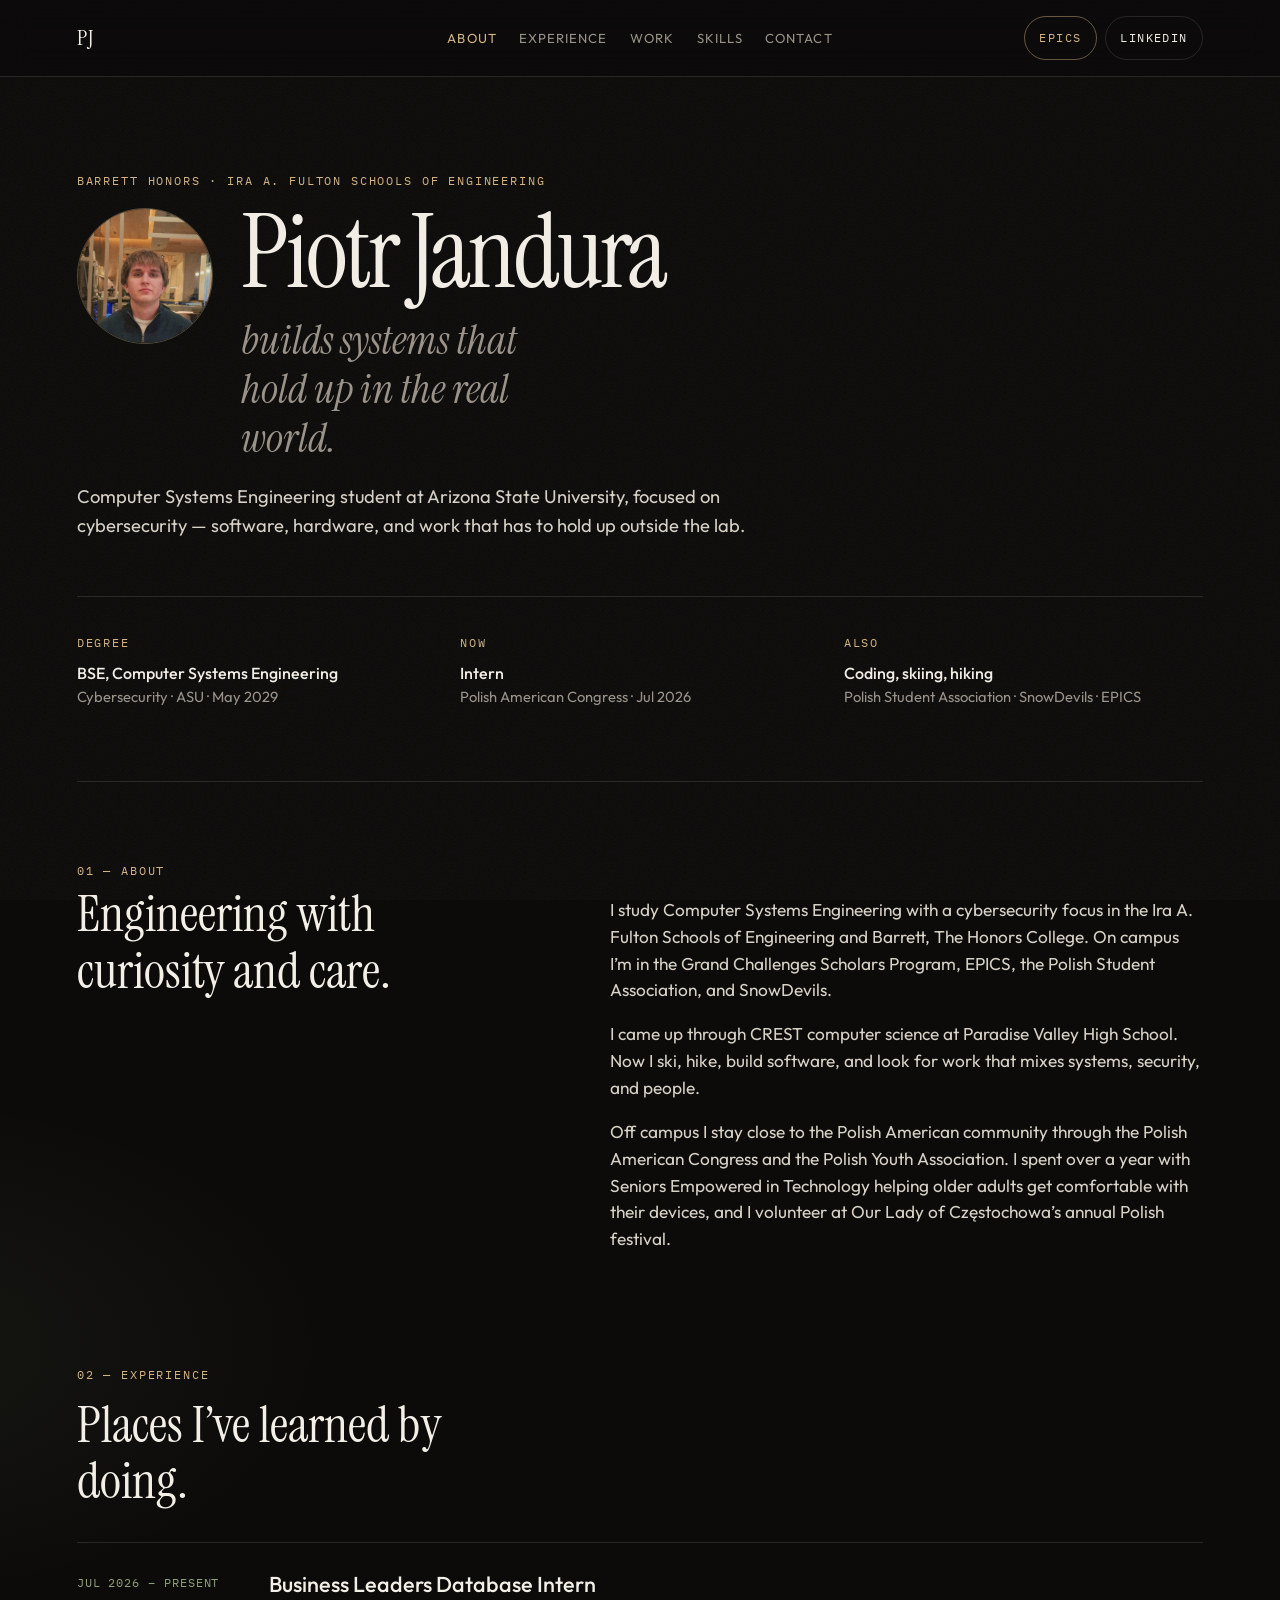
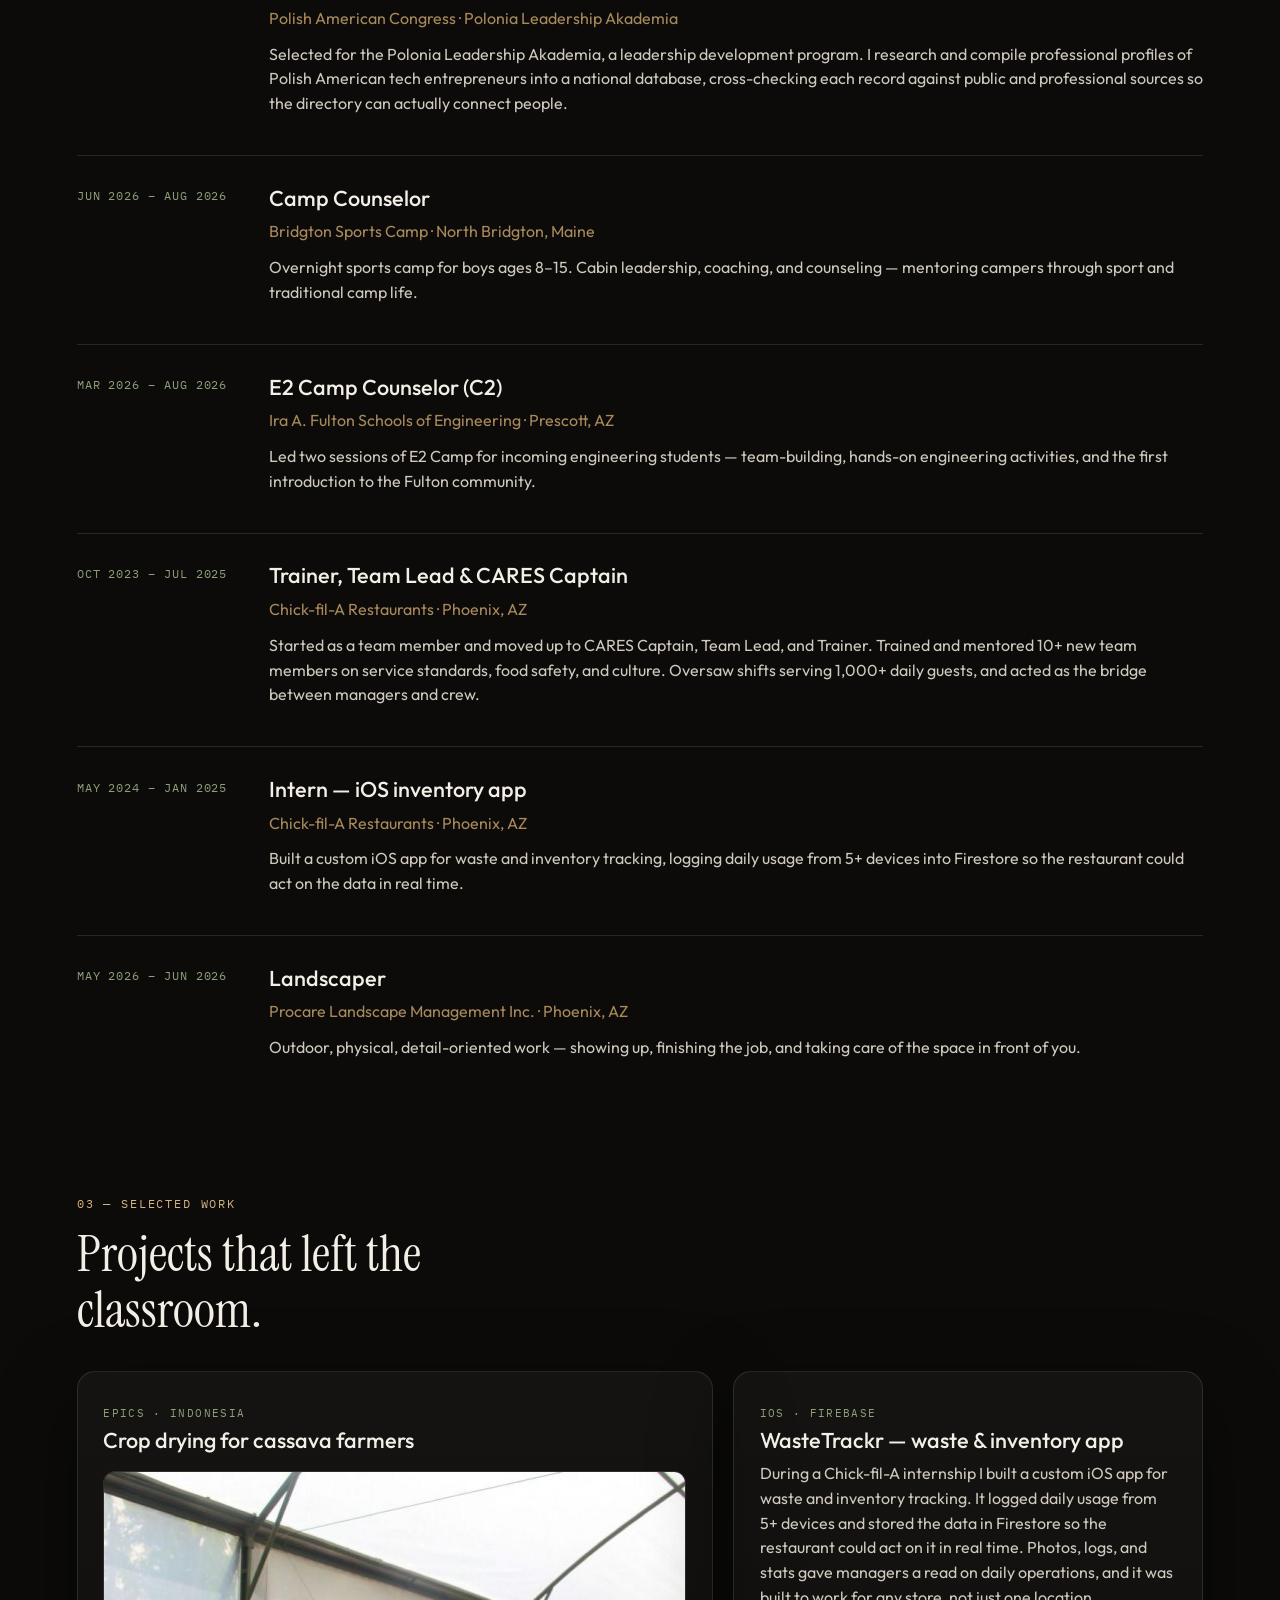
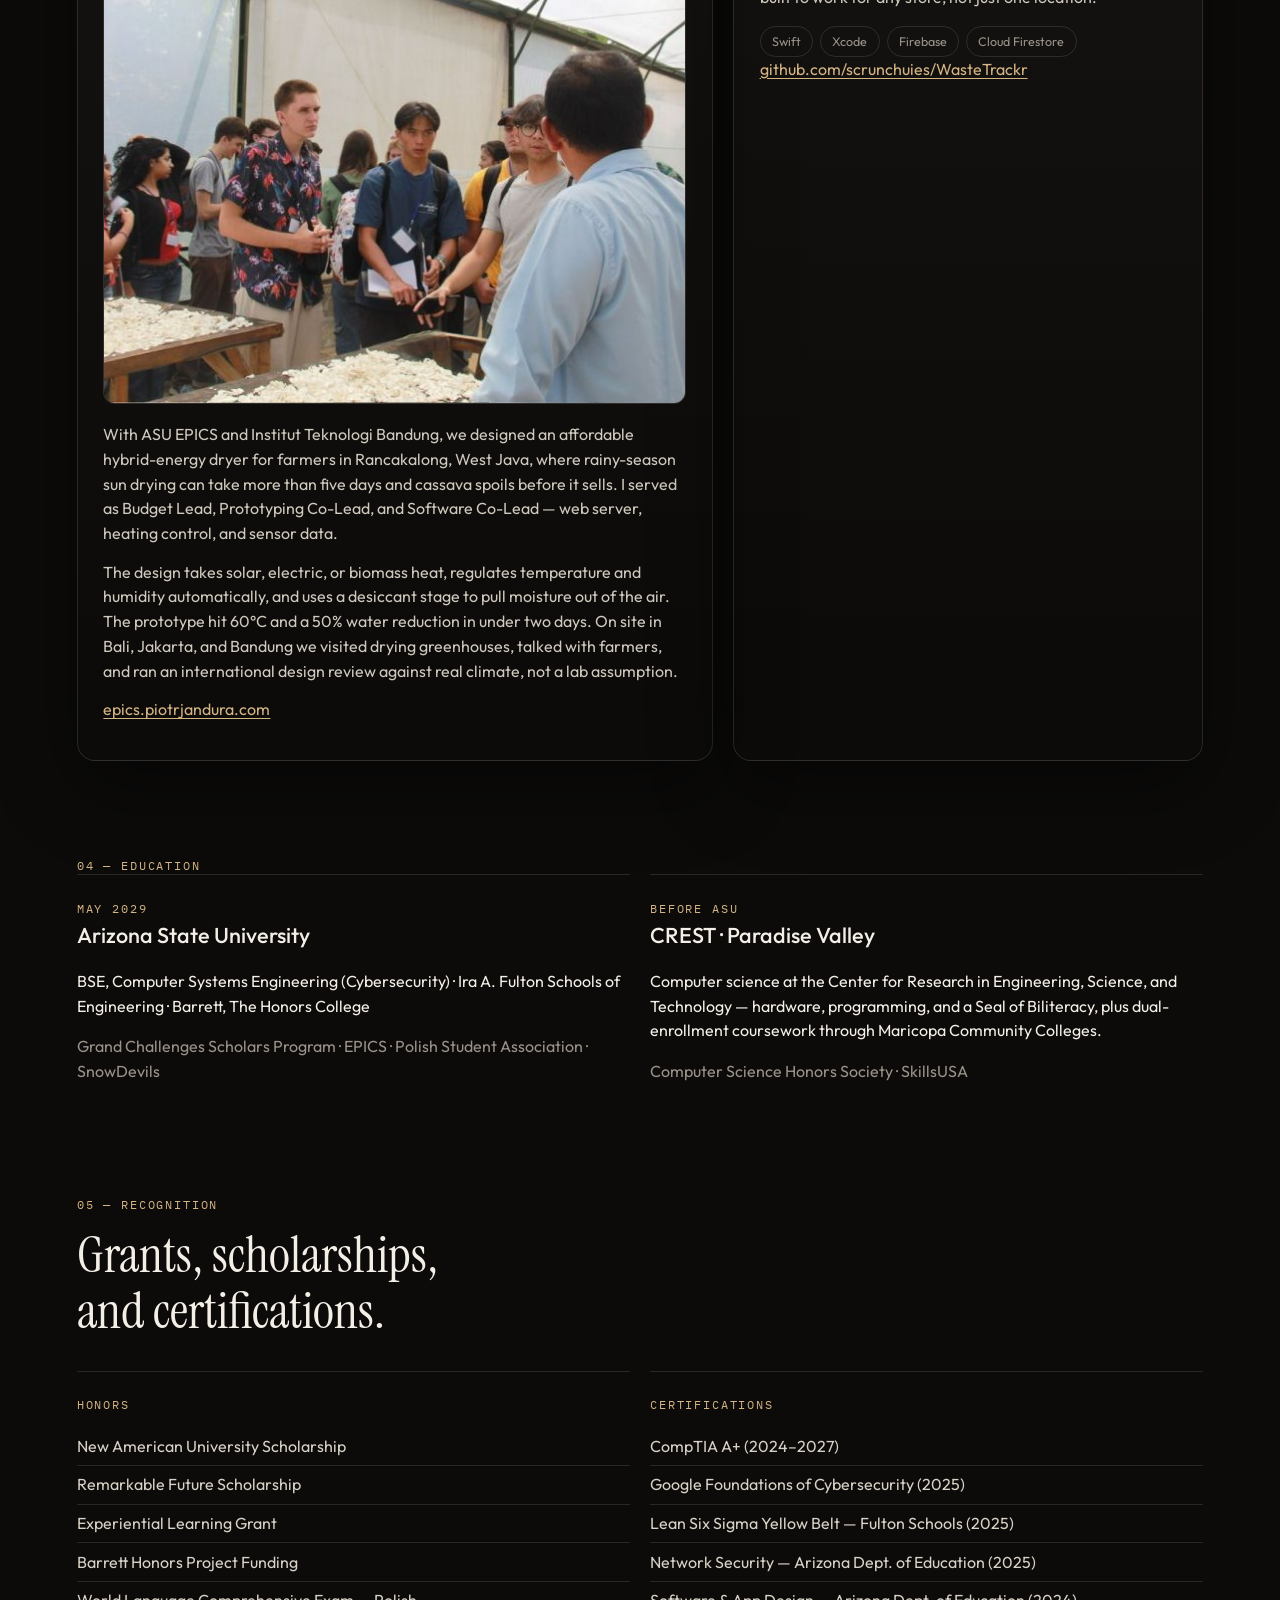
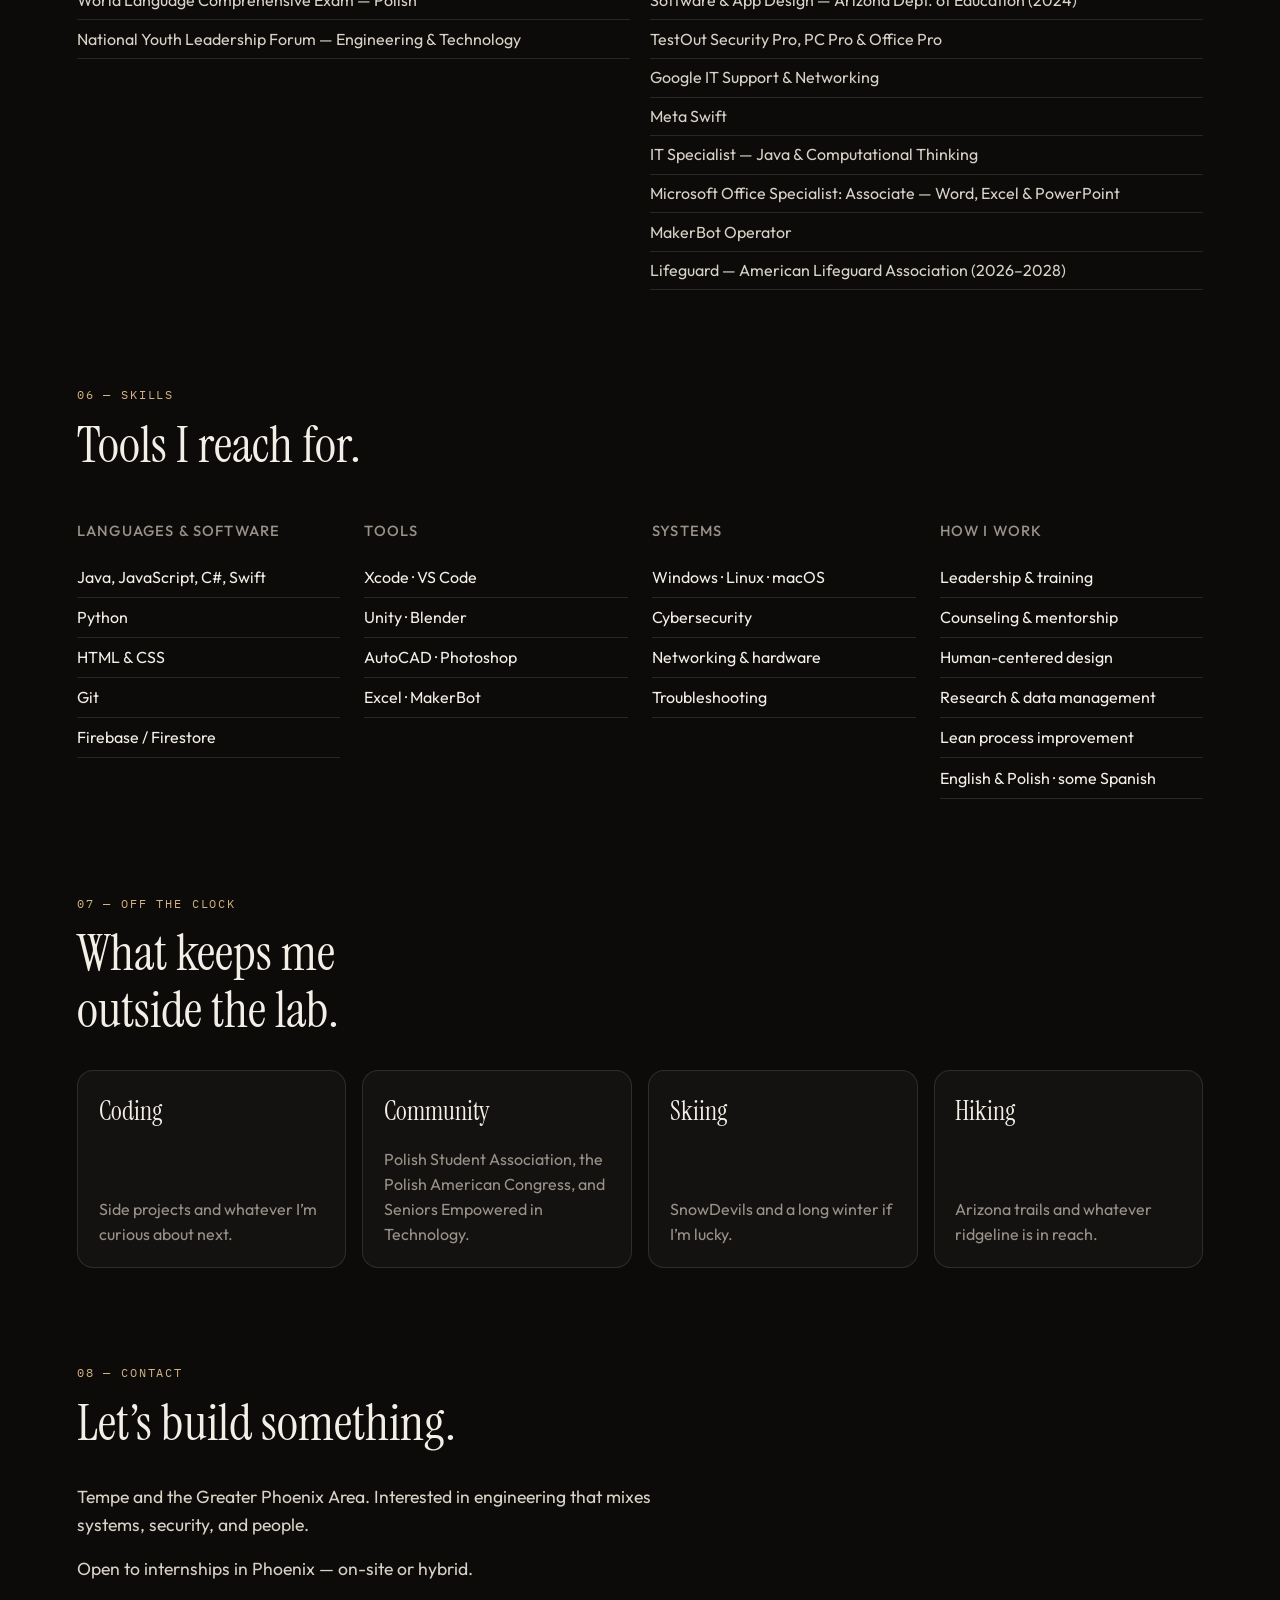
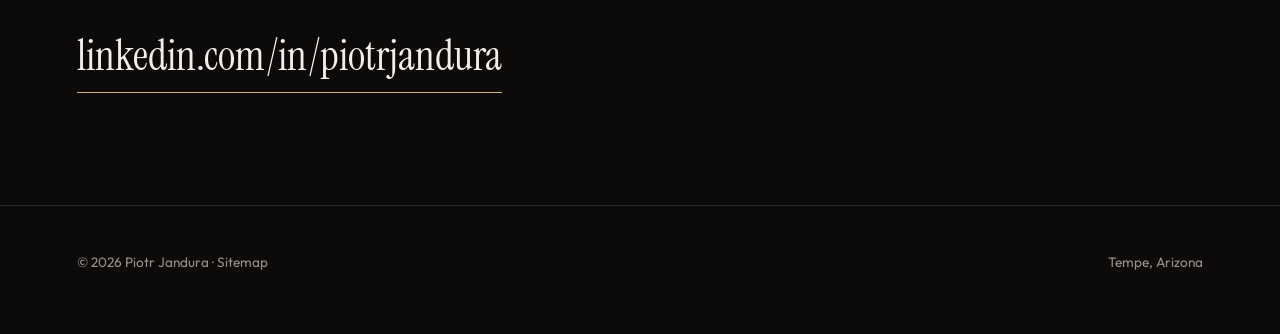
<file: index.html>
<!DOCTYPE html>
<html lang="en">
  <head>
    <meta charset="UTF-8" />
    <meta name="viewport" content="width=device-width, initial-scale=1.0" />
    <title>Piotr Jandura — Computer Systems Engineering</title>
    <meta
      name="description"
      content="Piotr Jandura is an honors undergraduate at Arizona State University studying Computer Systems Engineering with a focus on cybersecurity."
    />
    <link rel="preconnect" href="https://fonts.googleapis.com" />
    <link rel="preconnect" href="https://fonts.gstatic.com" crossorigin />
    <link
      href="https://fonts.googleapis.com/css2?family=IBM+Plex+Mono:wght@400;500&family=Instrument+Serif:ital@0;1&family=Outfit:wght@300;400;500;600&display=swap"
      rel="stylesheet"
    />
    <link rel="icon" href="/images/pj-logo.svg" type="image/svg+xml" />
    <link rel="stylesheet" href="/styles.css" />
  </head>
  <body>
    <div class="noise" aria-hidden="true"></div>

    <header class="nav">
      <a class="mark" href="/" aria-label="Piotr Jandura home">PJ</a>
      <button
        class="nav-toggle"
        type="button"
        aria-expanded="false"
        aria-controls="primary-nav"
        aria-label="Open menu"
      >
        <span></span>
        <span></span>
      </button>
      <div class="nav-center">
        <nav class="nav-links" id="primary-nav" aria-label="Primary">
          <a href="/#about">About</a>
          <a href="/#experience">Experience</a>
          <a href="/#work">Work</a>
          <a href="/#skills">Skills</a>
          <a href="/#contact">Contact</a>
        </nav>
      </div>
      <div class="nav-actions">
        <a class="nav-cta nav-cta-epics" href="https://epics.piotrjandura.com">EPICS</a>
        <a
          class="nav-cta"
          href="https://www.linkedin.com/in/piotrjandura"
          target="_blank"
          rel="noopener noreferrer"
          >LinkedIn</a
        >
      </div>
    </header>

    <main>
      <section class="hero">
        <p class="eyebrow">Barrett Honors · Ira A. Fulton Schools of Engineering</p>
        <div class="hero-identity">
          <img
            class="hero-photo"
            src="/images/piotr.jpg"
            alt="Piotr Jandura"
            width="400"
            height="400"
          />
          <h1>
            Piotr Jandura
            <span>builds systems that hold up in the real world.</span>
          </h1>
        </div>
        <p class="lede">
          Computer Systems Engineering student at Arizona State University,
          focused on cybersecurity — software, hardware, and work that has to
          hold up outside the lab.
        </p>
        <div class="hero-meta">
          <div>
            <span class="label">Degree</span>
            <strong>BSE, Computer Systems Engineering</strong>
            <em>Cybersecurity · ASU · May 2029</em>
          </div>
          <div>
            <span class="label">Now</span>
            <strong>Intern</strong>
            <em>Polish American Congress · Jul 2026</em>
          </div>
          <div>
            <span class="label">Also</span>
            <strong>Coding, skiing, hiking</strong>
            <em>Polish Student Association · SnowDevils · EPICS</em>
          </div>
        </div>
      </section>

      <section id="about" class="section">
        <div class="section-label">01 — About</div>
        <div class="split">
          <h2>Engineering with curiosity and care.</h2>
          <div class="prose">
            <p>
              I study Computer Systems Engineering with a cybersecurity focus in
              the Ira A. Fulton Schools of Engineering and Barrett, The Honors
              College. On campus I’m in the Grand Challenges Scholars Program,
              EPICS, the Polish Student Association, and SnowDevils.
            </p>
            <p>
              I came up through CREST computer science at Paradise Valley High
              School. Now I ski, hike, build software, and look for work that
              mixes systems, security, and people.
            </p>
            <p>
              Off campus I stay close to the Polish American community through
              the Polish American Congress and the Polish Youth Association. I
              spent over a year with Seniors Empowered in Technology helping
              older adults get comfortable with their devices, and I volunteer
              at Our Lady of Częstochowa’s annual Polish festival.
            </p>
          </div>
        </div>
      </section>

      <section id="experience" class="section">
        <div class="section-label">02 — Experience</div>
        <h2>Places I’ve learned by doing.</h2>
        <ol class="timeline">
          <li>
            <div class="when">Jul 2026 – Present</div>
            <div>
              <h3>Business Leaders Database Intern</h3>
              <p class="org">
                Polish American Congress · Polonia Leadership Akademia
              </p>
              <p>
                Selected for the Polonia Leadership Akademia, a leadership
                development program. I research and compile professional
                profiles of Polish American tech entrepreneurs into a national
                database, cross-checking each record against public and
                professional sources so the directory can actually connect
                people.
              </p>
            </div>
          </li>
          <li>
            <div class="when">Jun 2026 – Aug 2026</div>
            <div>
              <h3>Camp Counselor</h3>
              <p class="org">Bridgton Sports Camp · North Bridgton, Maine</p>
              <p>
                Overnight sports camp for boys ages 8–15. Cabin leadership,
                coaching, and counseling — mentoring campers through sport and
                traditional camp life.
              </p>
            </div>
          </li>
          <li>
            <div class="when">Mar 2026 – Aug 2026</div>
            <div>
              <h3>E2 Camp Counselor (C2)</h3>
              <p class="org">
                Ira A. Fulton Schools of Engineering · Prescott, AZ
              </p>
              <p>
                Led two sessions of E2 Camp for incoming engineering students —
                team-building, hands-on engineering activities, and the first
                introduction to the Fulton community.
              </p>
            </div>
          </li>
          <li>
            <div class="when">Oct 2023 – Jul 2025</div>
            <div>
              <h3>Trainer, Team Lead &amp; CARES Captain</h3>
              <p class="org">Chick-fil-A Restaurants · Phoenix, AZ</p>
              <p>
                Started as a team member and moved up to CARES Captain, Team
                Lead, and Trainer. Trained and mentored 10+ new team members on
                service standards, food safety, and culture. Oversaw shifts
                serving 1,000+ daily guests, and acted as the bridge between
                managers and crew.
              </p>
            </div>
          </li>
          <li>
            <div class="when">May 2024 – Jan 2025</div>
            <div>
              <h3>Intern — iOS inventory app</h3>
              <p class="org">Chick-fil-A Restaurants · Phoenix, AZ</p>
              <p>
                Built a custom iOS app for waste and inventory tracking, logging
                daily usage from 5+ devices into Firestore so the restaurant
                could act on the data in real time.
              </p>
            </div>
          </li>
          <li>
            <div class="when">May 2026 – Jun 2026</div>
            <div>
              <h3>Landscaper</h3>
              <p class="org">
                Procare Landscape Management Inc. · Phoenix, AZ
              </p>
              <p>
                Outdoor, physical, detail-oriented work — showing up, finishing
                the job, and taking care of the space in front of you.
              </p>
            </div>
          </li>
        </ol>
      </section>

      <section id="work" class="section">
        <div class="section-label">03 — Selected work</div>
        <h2>Projects that left the classroom.</h2>
        <div class="cards">
          <article class="card">
            <span class="tag">EPICS · Indonesia</span>
            <h3>Crop drying for cassava farmers</h3>
            <img
              class="card-photo"
              src="/images/epics-drying-greenhouse.jpg"
              alt="Students and farmers looking over cassava spread on drying tables inside a greenhouse in Indonesia"
              width="800"
              height="533"
              loading="lazy"
            />
            <p>
              With ASU EPICS and Institut Teknologi Bandung, we designed an
              affordable hybrid-energy dryer for farmers in Rancakalong, West
              Java, where rainy-season sun drying can take more than five days
              and cassava spoils before it sells. I served as Budget Lead,
              Prototyping Co-Lead, and Software Co-Lead — web server, heating
              control, and sensor data.
            </p>
            <p>
              The design takes solar, electric, or biomass heat, regulates
              temperature and humidity automatically, and uses a desiccant
              stage to pull moisture out of the air. The prototype hit 60°C and
              a 50% water reduction in under two days. On site in Bali, Jakarta,
              and Bandung we visited drying greenhouses, talked with farmers,
              and ran an international design review against real climate, not a
              lab assumption.
            </p>
            <p>
              <a href="https://epics.piotrjandura.com">epics.piotrjandura.com</a>
            </p>
          </article>
          <article class="card">
            <span class="tag">iOS · Firebase</span>
            <h3>WasteTrackr — waste &amp; inventory app</h3>
            <p>
              During a Chick-fil-A internship I built a custom iOS app for
              waste and inventory tracking. It logged daily usage from 5+
              devices and stored the data in Firestore so the restaurant could
              act on it in real time. Photos, logs, and stats gave managers a
              read on daily operations, and it was built to work for any store,
              not just one location.
            </p>
            <ul class="pills">
              <li>Swift</li>
              <li>Xcode</li>
              <li>Firebase</li>
              <li>Cloud Firestore</li>
            </ul>
            <p>
              <a
                href="https://github.com/scrunchuies/WasteTrackr"
                target="_blank"
                rel="noopener noreferrer"
                >github.com/scrunchuies/WasteTrackr</a
              >
            </p>
          </article>
        </div>
      </section>

      <section id="education" class="section">
        <div class="section-label">04 — Education</div>
        <div class="edu-grid">
          <article>
            <span class="label">May 2029</span>
            <h3>Arizona State University</h3>
            <p>
              BSE, Computer Systems Engineering (Cybersecurity) · Ira A. Fulton
              Schools of Engineering · Barrett, The Honors College
            </p>
            <p class="muted">
              Grand Challenges Scholars Program · EPICS · Polish Student
              Association · SnowDevils
            </p>
          </article>
          <article>
            <span class="label">Before ASU</span>
            <h3>CREST · Paradise Valley</h3>
            <p>
              Computer science at the Center for Research in Engineering,
              Science, and Technology — hardware, programming, and a Seal of
              Biliteracy, plus dual-enrollment coursework through Maricopa
              Community Colleges.
            </p>
            <p class="muted">
              Computer Science Honors Society · SkillsUSA
            </p>
          </article>
        </div>
      </section>

      <section id="recognition" class="section">
        <div class="section-label">05 — Recognition</div>
        <h2>Grants, scholarships, and certifications.</h2>
        <div class="edu-grid">
          <article>
            <span class="label">Honors</span>
            <ul class="plain">
              <li>New American University Scholarship</li>
              <li>Remarkable Future Scholarship</li>
              <li>Experiential Learning Grant</li>
              <li>Barrett Honors Project Funding</li>
              <li>World Language Comprehensive Exam — Polish</li>
              <li>
                National Youth Leadership Forum — Engineering &amp; Technology
              </li>
            </ul>
          </article>
          <article>
            <span class="label">Certifications</span>
            <ul class="plain">
              <li>CompTIA A+ (2024–2027)</li>
              <li>Google Foundations of Cybersecurity (2025)</li>
              <li>Lean Six Sigma Yellow Belt — Fulton Schools (2025)</li>
              <li>Network Security — Arizona Dept. of Education (2025)</li>
              <li>Software &amp; App Design — Arizona Dept. of Education (2024)</li>
              <li>TestOut Security Pro, PC Pro &amp; Office Pro</li>
              <li>Google IT Support &amp; Networking</li>
              <li>Meta Swift</li>
              <li>IT Specialist — Java &amp; Computational Thinking</li>
              <li>
                Microsoft Office Specialist: Associate — Word, Excel &amp;
                PowerPoint
              </li>
              <li>MakerBot Operator</li>
              <li>Lifeguard — American Lifeguard Association (2026–2028)</li>
            </ul>
          </article>
        </div>
      </section>

      <section id="skills" class="section">
        <div class="section-label">06 — Skills</div>
        <h2>Tools I reach for.</h2>
        <div class="skill-groups">
          <div>
            <h3>Languages &amp; software</h3>
            <ul>
              <li>Java, JavaScript, C#, Swift</li>
              <li>Python</li>
              <li>HTML &amp; CSS</li>
              <li>Git</li>
              <li>Firebase / Firestore</li>
            </ul>
          </div>
          <div>
            <h3>Tools</h3>
            <ul>
              <li>Xcode · VS Code</li>
              <li>Unity · Blender</li>
              <li>AutoCAD · Photoshop</li>
              <li>Excel · MakerBot</li>
            </ul>
          </div>
          <div>
            <h3>Systems</h3>
            <ul>
              <li>Windows · Linux · macOS</li>
              <li>Cybersecurity</li>
              <li>Networking &amp; hardware</li>
              <li>Troubleshooting</li>
            </ul>
          </div>
          <div>
            <h3>How I work</h3>
            <ul>
              <li>Leadership &amp; training</li>
              <li>Counseling &amp; mentorship</li>
              <li>Human-centered design</li>
              <li>Research &amp; data management</li>
              <li>Lean process improvement</li>
              <li>English &amp; Polish · some Spanish</li>
            </ul>
          </div>
        </div>
      </section>

      <section id="beyond" class="section beyond">
        <div class="section-label">07 — Off the clock</div>
        <h2>What keeps me outside the lab.</h2>
        <ul class="hobbies">
          <li>
            <strong>Coding</strong>
            <span>Side projects and whatever I’m curious about next.</span>
          </li>
          <li>
            <strong>Community</strong>
            <span>
              Polish Student Association, the Polish American Congress, and
              Seniors Empowered in Technology.
            </span>
          </li>
          <li>
            <strong>Skiing</strong>
            <span>SnowDevils and a long winter if I’m lucky.</span>
          </li>
          <li>
            <strong>Hiking</strong>
            <span>Arizona trails and whatever ridgeline is in reach.</span>
          </li>
        </ul>
      </section>

      <section id="contact" class="section contact">
        <div class="section-label">08 — Contact</div>
        <h2>Let’s build something.</h2>
        <p>
          Tempe and the Greater Phoenix Area. Interested in engineering that
          mixes systems, security, and people.
        </p>
        <p>
          Open to internships in Phoenix — on-site or hybrid.
        </p>
        <a
          class="big-link"
          href="https://www.linkedin.com/in/piotrjandura"
          target="_blank"
          rel="noopener noreferrer"
        >
          linkedin.com/in/piotrjandura
        </a>
      </section>
    </main>

    <footer>
      <p>© <span id="year"></span> Piotr Jandura · <a href="/sitemap/">Sitemap</a></p>
      <p>Tempe, Arizona</p>
    </footer>

    <script src="/script.js"></script>
  </body>
</html>
</file>
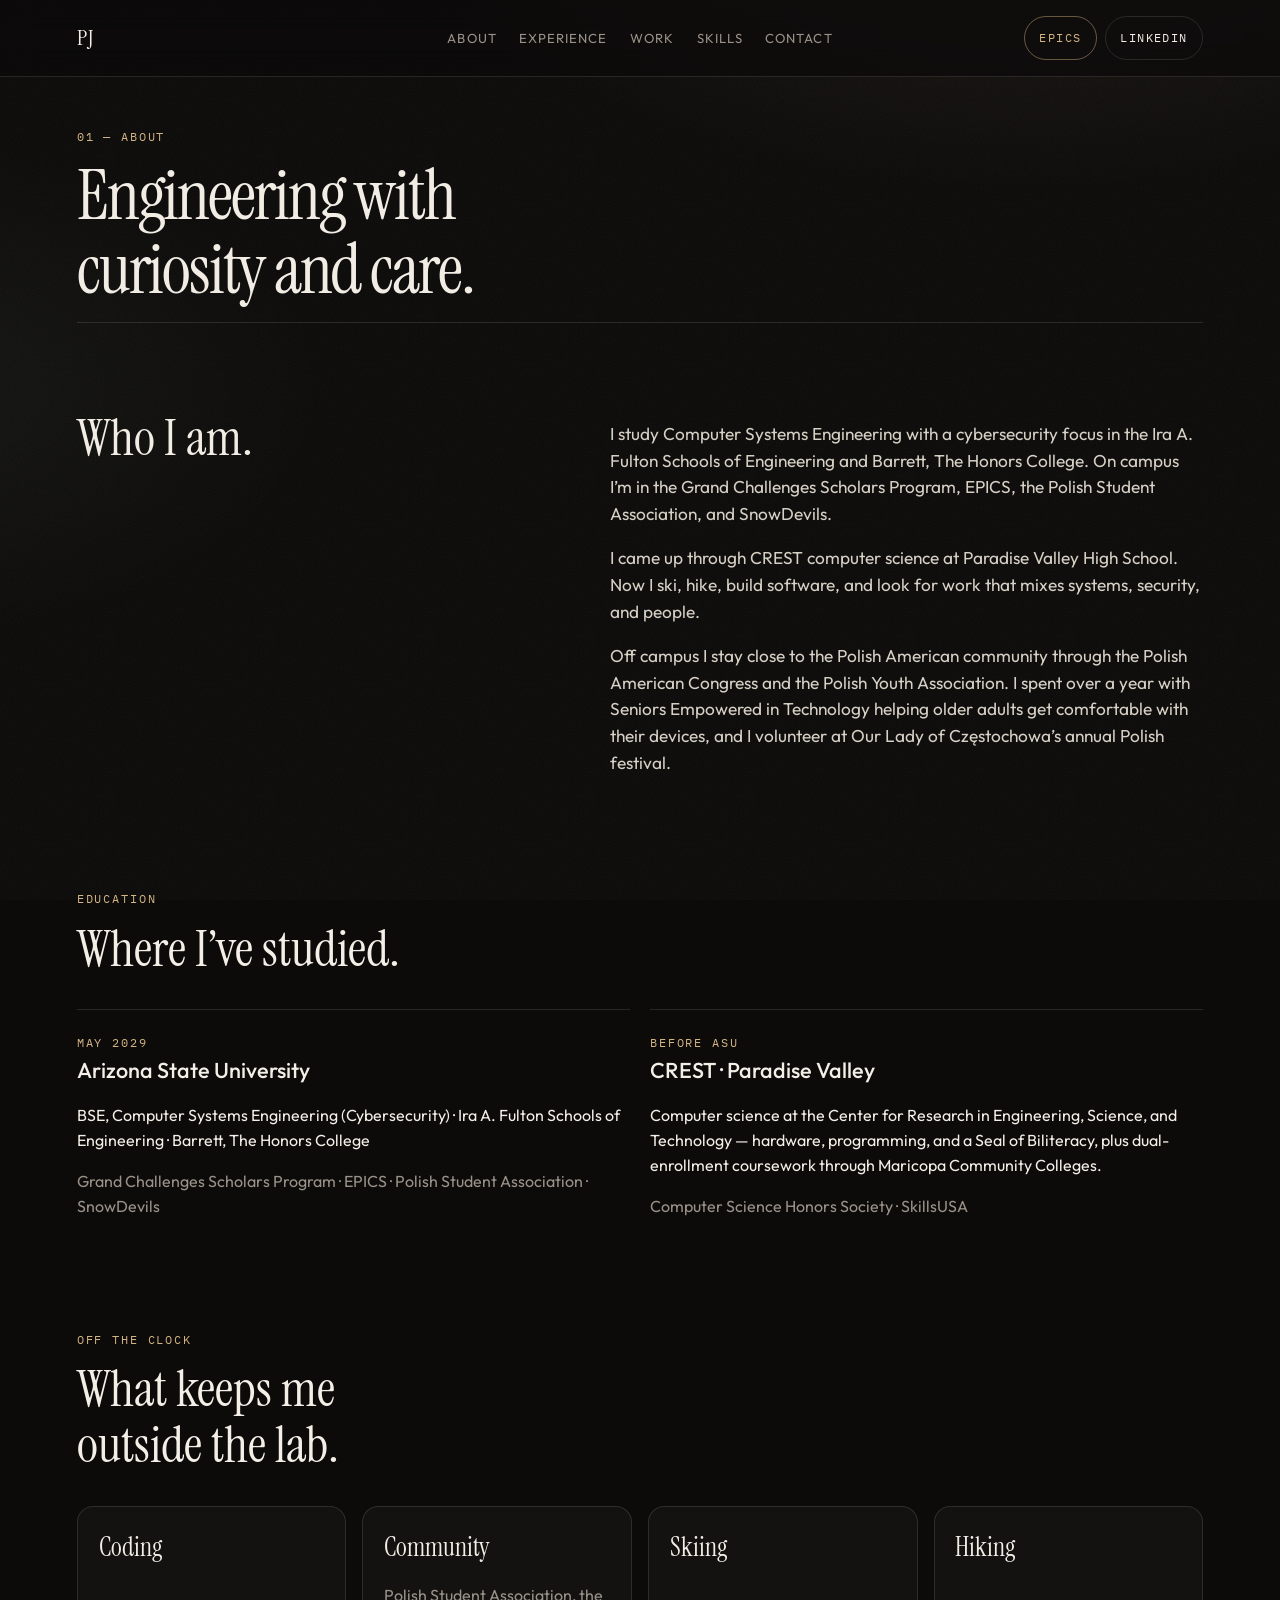
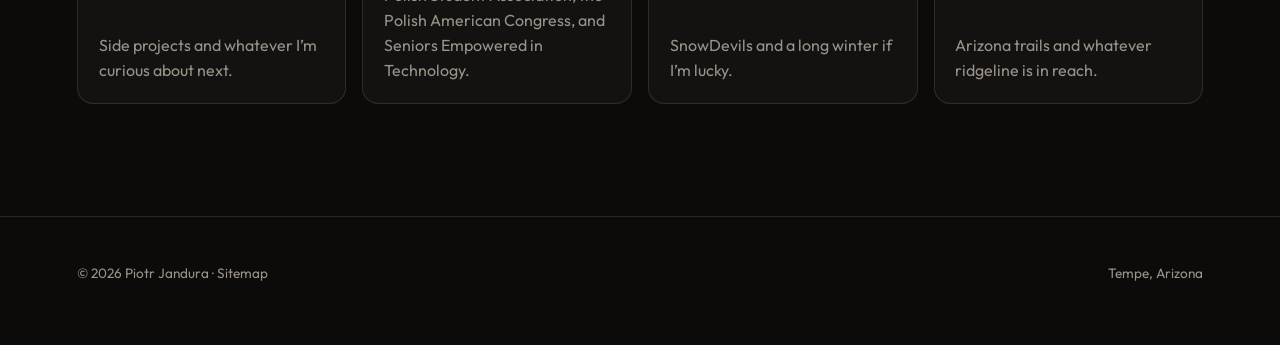
<file: about/index.html>
<!DOCTYPE html>
<html lang="en">
  <head>
    <meta charset="UTF-8" />
    <meta name="viewport" content="width=device-width, initial-scale=1.0" />
    <title>About — Piotr Jandura</title>
    <meta
      name="description"
      content="About Piotr Jandura, an honors Computer Systems Engineering student at Arizona State University."
    />
    <link rel="preconnect" href="https://fonts.googleapis.com" />
    <link rel="preconnect" href="https://fonts.gstatic.com" crossorigin />
    <link
      href="https://fonts.googleapis.com/css2?family=IBM+Plex+Mono:wght@400;500&family=Instrument+Serif:ital@0;1&family=Outfit:wght@300;400;500;600&display=swap"
      rel="stylesheet"
    />
    <link rel="icon" href="/images/pj-logo.svg" type="image/svg+xml" />
    <link rel="stylesheet" href="/styles.css" />
  </head>
  <body>
    <div class="noise" aria-hidden="true"></div>

    <header class="nav">
      <a class="mark" href="/" aria-label="Piotr Jandura home">PJ</a>
      <button
        class="nav-toggle"
        type="button"
        aria-expanded="false"
        aria-controls="primary-nav"
        aria-label="Open menu"
      >
        <span></span>
        <span></span>
      </button>
      <div class="nav-center">
        <nav class="nav-links" id="primary-nav" aria-label="Primary">
          <a href="/#about">About</a>
          <a href="/#experience">Experience</a>
          <a href="/#work">Work</a>
          <a href="/#skills">Skills</a>
          <a href="/#contact">Contact</a>
        </nav>
      </div>
      <div class="nav-actions">
        <a class="nav-cta nav-cta-epics" href="https://epics.piotrjandura.com">EPICS</a>
        <a
          class="nav-cta"
          href="https://www.linkedin.com/in/piotrjandura"
          target="_blank"
          rel="noopener noreferrer"
          >LinkedIn</a
        >
      </div>
    </header>

    <main>
      <section class="page-hero">
        <div class="section-label">01 — About</div>
        <h1>Engineering with curiosity and care.</h1>
      </section>

      <section class="section">
        <div class="split">
          <h2>Who I am.</h2>
          <div class="prose">
            <p>
              I study Computer Systems Engineering with a cybersecurity focus in
              the Ira A. Fulton Schools of Engineering and Barrett, The Honors
              College. On campus I’m in the Grand Challenges Scholars Program,
              EPICS, the Polish Student Association, and SnowDevils.
            </p>
            <p>
              I came up through CREST computer science at Paradise Valley High
              School. Now I ski, hike, build software, and look for work that
              mixes systems, security, and people.
            </p>
            <p>
              Off campus I stay close to the Polish American community through
              the Polish American Congress and the Polish Youth Association. I
              spent over a year with Seniors Empowered in Technology helping
              older adults get comfortable with their devices, and I volunteer
              at Our Lady of Częstochowa’s annual Polish festival.
            </p>
          </div>
        </div>
      </section>

      <section class="section">
        <div class="section-label">Education</div>
        <h2>Where I’ve studied.</h2>
        <div class="edu-grid">
          <article>
            <span class="label">May 2029</span>
            <h3>Arizona State University</h3>
            <p>
              BSE, Computer Systems Engineering (Cybersecurity) · Ira A. Fulton
              Schools of Engineering · Barrett, The Honors College
            </p>
            <p class="muted">
              Grand Challenges Scholars Program · EPICS · Polish Student
              Association · SnowDevils
            </p>
          </article>
          <article>
            <span class="label">Before ASU</span>
            <h3>CREST · Paradise Valley</h3>
            <p>
              Computer science at the Center for Research in Engineering,
              Science, and Technology — hardware, programming, and a Seal of
              Biliteracy, plus dual-enrollment coursework through Maricopa
              Community Colleges.
            </p>
            <p class="muted">
              Computer Science Honors Society · SkillsUSA
            </p>
          </article>
        </div>
      </section>

      <section class="section beyond">
        <div class="section-label">Off the clock</div>
        <h2>What keeps me outside the lab.</h2>
        <ul class="hobbies">
          <li>
            <strong>Coding</strong>
            <span>Side projects and whatever I’m curious about next.</span>
          </li>
          <li>
            <strong>Community</strong>
            <span>
              Polish Student Association, the Polish American Congress, and
              Seniors Empowered in Technology.
            </span>
          </li>
          <li>
            <strong>Skiing</strong>
            <span>SnowDevils and a long winter if I’m lucky.</span>
          </li>
          <li>
            <strong>Hiking</strong>
            <span>Arizona trails and whatever ridgeline is in reach.</span>
          </li>
        </ul>
      </section>
    </main>

    <footer>
      <p>© <span id="year"></span> Piotr Jandura · <a href="/sitemap/">Sitemap</a></p>
      <p>Tempe, Arizona</p>
    </footer>

    <script src="/script.js"></script>
  </body>
</html>
</file>
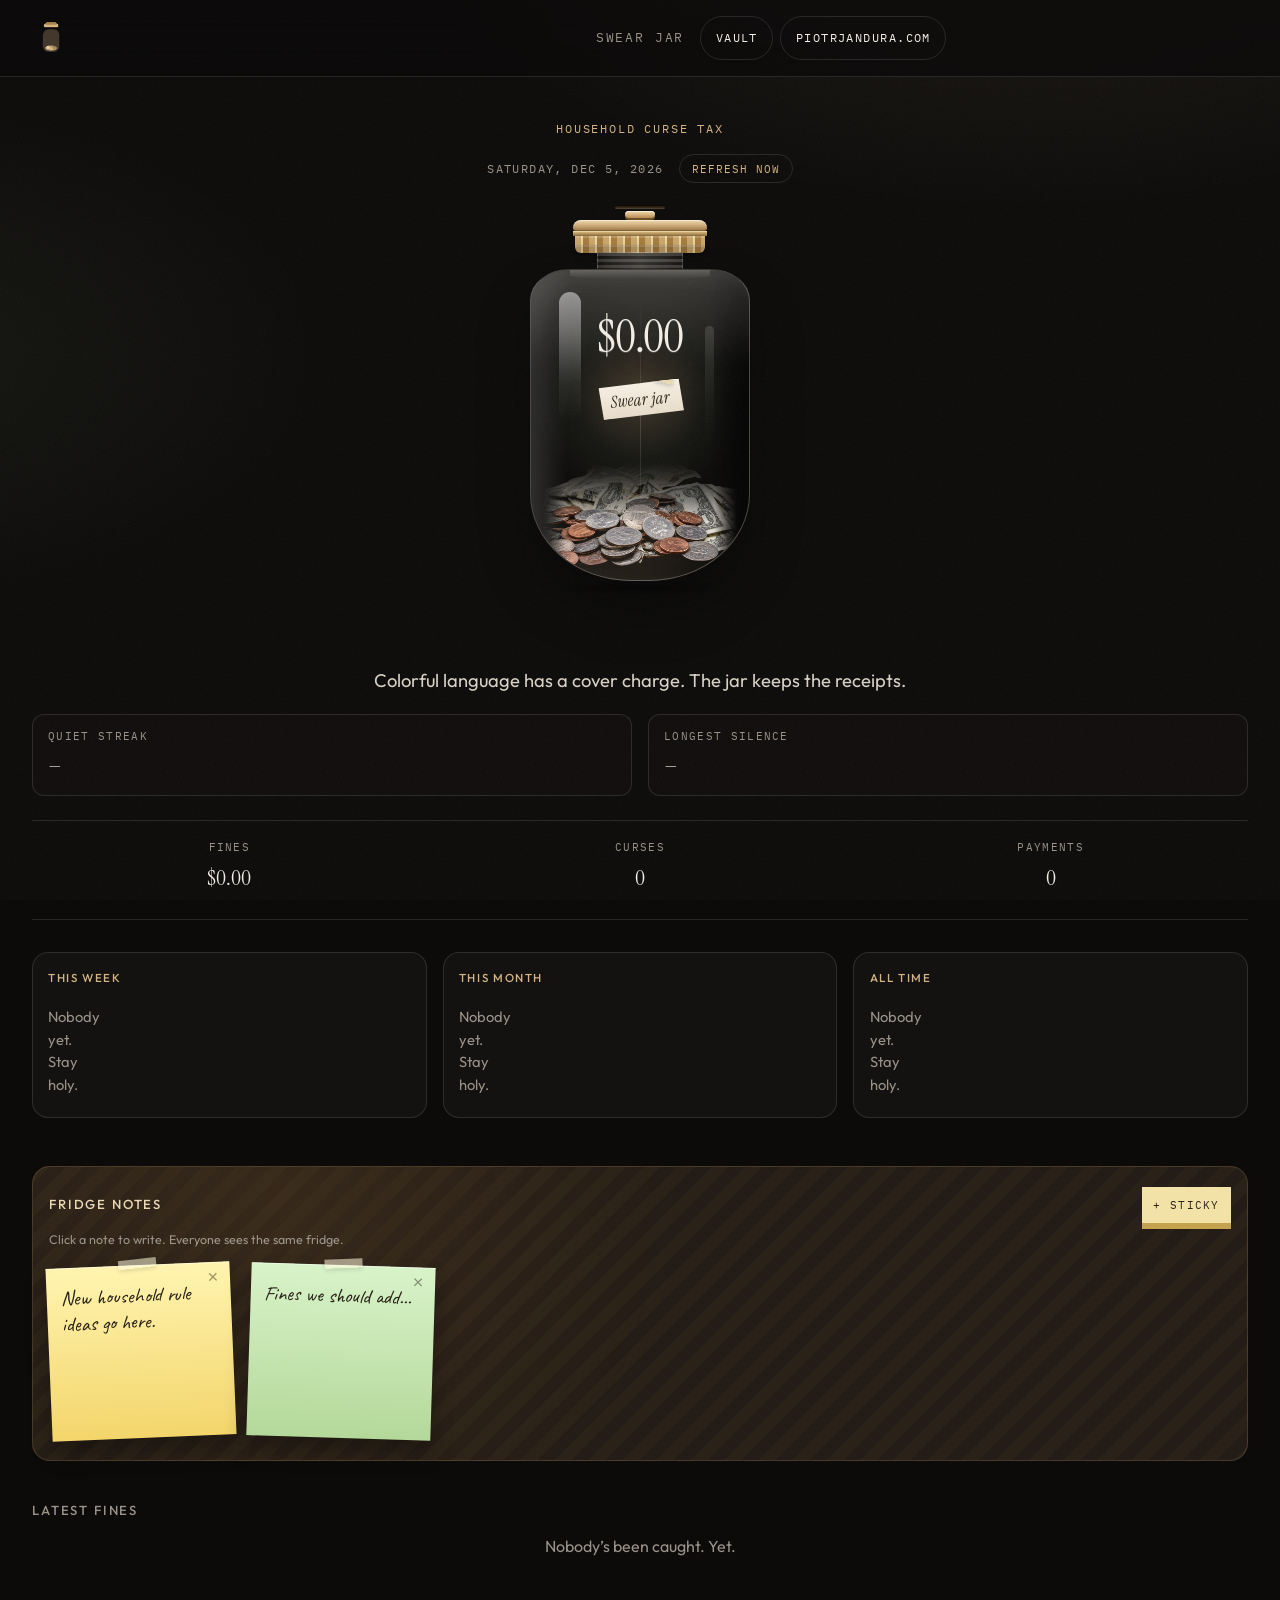
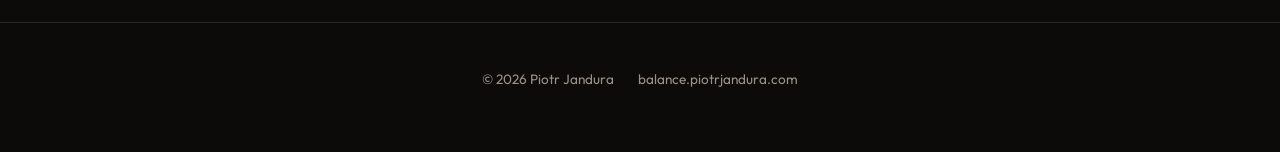
<file: balance/index.html>
<!DOCTYPE html>
<html lang="en">
  <head>
    <meta charset="UTF-8" />
    <meta name="viewport" content="width=device-width, initial-scale=1.0" />
    <title>Household curse tax</title>
    <meta
      name="description"
      content="A public swear jar for Piotr Jandura. Curse, Venmo, get roasted."
    />
    <link rel="icon" href="../images/swear-jar-favicon.svg?v=2" type="image/svg+xml" />
    <link rel="icon" href="../images/swear-jar-favicon.png?v=2" type="image/png" sizes="32x32" />
    <link rel="apple-touch-icon" href="../images/swear-jar-touch.png?v=2" />
    <meta property="og:title" content="Household curse tax" />
    <meta property="og:image" content="https://balance.piotrjandura.com/images/swear-jar-touch.png" />
    <link rel="preconnect" href="https://fonts.googleapis.com" />
    <link rel="preconnect" href="https://fonts.gstatic.com" crossorigin />
    <link
      href="https://fonts.googleapis.com/css2?family=Caveat:wght@500;600&family=IBM+Plex+Mono:wght@400;500&family=Instrument+Serif:ital@0;1&family=Outfit:wght@300;400;500;600&display=swap"
      rel="stylesheet"
    />
    <link rel="stylesheet" href="../styles.css?v=jar-22" />
  </head>
  <body class="balance-page">
    <div class="noise" aria-hidden="true"></div>

    <header class="nav">
      <a class="mark jar-mark" href="./" aria-label="Household curse tax">
        <img
          src="../images/swear-jar-mark.png"
          alt=""
          width="36"
          height="36"
        />
      </a>
      <span class="epics-soon-brand">Swear jar</span>
      <div class="nav-cta-row">
        <a class="nav-cta" href="./growth/index.html">Vault</a>
        <a class="nav-cta" href="https://piotrjandura.com">piotrjandura.com</a>
      </div>
    </header>

    <main>
      <div class="balance-lockup">
        <p class="eyebrow">Household curse tax</p>
        <div class="jar-refresh-row">
          <p class="balance-updated" id="balance-updated"></p>
          <button type="button" class="ledger-refresh" id="ledger-refresh">
            Refresh now
          </button>
        </div>

        <div class="swear-jar" aria-hidden="true">
          <div class="swear-jar-glow"></div>
          <div class="swear-jar-lid">
            <span class="swear-jar-slot"></span>
            <span class="swear-jar-knob"></span>
            <span class="swear-jar-lid-top"></span>
            <span class="swear-jar-lid-ring"></span>
            <span class="swear-jar-lid-band"></span>
            <span class="swear-jar-lid-band swear-jar-lid-band-2"></span>
          </div>
          <div class="swear-jar-threads"></div>
          <div class="swear-jar-glass">
            <span class="swear-jar-lip"></span>
            <img
              class="swear-jar-loot"
              src="../images/jar-loot.png"
              alt=""
              width="772"
              height="433"
            />
            <span class="swear-jar-seam"></span>
            <p class="balance-amount" id="balance-amount">$0.00</p>
            <span class="swear-jar-sticker">Swear jar</span>
            <span class="swear-jar-shine"></span>
            <span class="swear-jar-shine swear-jar-shine-edge"></span>
            <span class="swear-jar-shine swear-jar-shine-lip"></span>
          </div>
          <div class="swear-jar-ground"></div>
        </div>

        <p class="last-curse" id="last-curse" hidden></p>

        <p class="lede">
          Colorful language has a cover charge. The jar keeps the receipts.
        </p>

        <div class="jar-streaks" id="jar-streaks" hidden>
          <div>
            <span>Quiet streak</span>
            <strong id="streak-days">—</strong>
          </div>
          <div>
            <span>Longest silence</span>
            <strong id="streak-quiet">—</strong>
          </div>
        </div>

        <div class="balance-stats">
          <div>
            <span>Fines</span>
            <strong id="stat-in">$0.00</strong>
          </div>
          <div>
            <span>Curses</span>
            <strong id="stat-curses">0</strong>
          </div>
          <div>
            <span>Payments</span>
            <strong id="stat-count">0</strong>
          </div>
        </div>

        <section class="leaderboards" aria-label="Leaderboards">
          <article>
            <h2>This week</h2>
            <ol id="board-week"></ol>
          </article>
          <article>
            <h2>This month</h2>
            <ol id="board-month"></ol>
          </article>
          <article>
            <h2>All time</h2>
            <ol id="board-all"></ol>
          </article>
        </section>

        <section class="notes-board" aria-labelledby="notes-title">
          <div class="notes-head">
            <h2 class="balance-list-title" id="notes-title">Fridge notes</h2>
            <button class="notes-add" type="button" id="notes-add">
              + sticky
            </button>
          </div>
          <p class="notes-hint" id="notes-hint">
            Click a note to write. Everyone sees the same fridge.
          </p>
          <div class="sticky-wall" id="sticky-wall"></div>
        </section>

        <div class="fines-head">
          <h2 class="balance-list-title">Latest fines</h2>
          <button class="shame-cert" type="button" id="shame-cert" hidden>
            Certificate of shame
          </button>
        </div>
        <p class="balance-empty" id="tx-empty">Nobody’s been caught. Yet.</p>
        <ul class="balance-list" id="tx-list"></ul>
      </div>
    </main>

    <div class="shame-save" id="shame-save" hidden>
      <img id="shame-save-img" alt="Certificate of shame" />
      <p>Press and hold the image to save it</p>
      <button type="button" class="shame-save-close" id="shame-save-close">
        Close
      </button>
    </div>

    <footer>
      <p>© <span id="year"></span> Piotr Jandura</p>
      <p>balance.piotrjandura.com</p>
    </footer>

    <script src="../script.js"></script>
    <script src="./app.js?v=jar-extras-8"></script>
  </body>
</html>
</file>
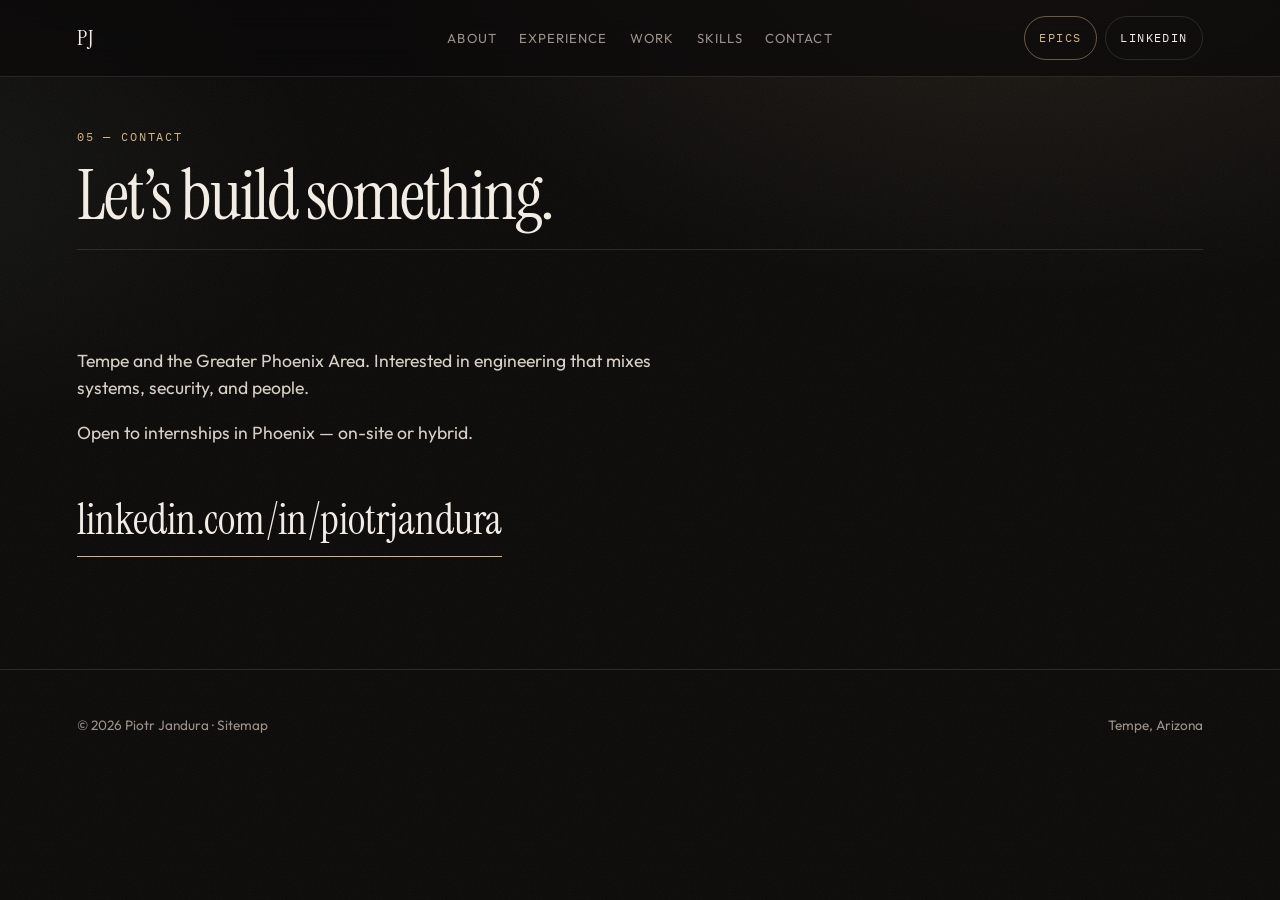
<file: contact/index.html>
<!DOCTYPE html>
<html lang="en">
  <head>
    <meta charset="UTF-8" />
    <meta name="viewport" content="width=device-width, initial-scale=1.0" />
    <title>Contact — Piotr Jandura</title>
    <meta
      name="description"
      content="Contact Piotr Jandura on LinkedIn. Based in Tempe and the Greater Phoenix Area."
    />
    <link rel="preconnect" href="https://fonts.googleapis.com" />
    <link rel="preconnect" href="https://fonts.gstatic.com" crossorigin />
    <link
      href="https://fonts.googleapis.com/css2?family=IBM+Plex+Mono:wght@400;500&family=Instrument+Serif:ital@0;1&family=Outfit:wght@300;400;500;600&display=swap"
      rel="stylesheet"
    />
    <link rel="icon" href="/images/pj-logo.svg" type="image/svg+xml" />
    <link rel="stylesheet" href="/styles.css" />
  </head>
  <body>
    <div class="noise" aria-hidden="true"></div>

    <header class="nav">
      <a class="mark" href="/" aria-label="Piotr Jandura home">PJ</a>
      <button
        class="nav-toggle"
        type="button"
        aria-expanded="false"
        aria-controls="primary-nav"
        aria-label="Open menu"
      >
        <span></span>
        <span></span>
      </button>
      <div class="nav-center">
        <nav class="nav-links" id="primary-nav" aria-label="Primary">
          <a href="/#about">About</a>
          <a href="/#experience">Experience</a>
          <a href="/#work">Work</a>
          <a href="/#skills">Skills</a>
          <a href="/#contact">Contact</a>
        </nav>
      </div>
      <div class="nav-actions">
        <a class="nav-cta nav-cta-epics" href="https://epics.piotrjandura.com">EPICS</a>
        <a
          class="nav-cta"
          href="https://www.linkedin.com/in/piotrjandura"
          target="_blank"
          rel="noopener noreferrer"
          >LinkedIn</a
        >
      </div>
    </header>

    <main>
      <section class="page-hero">
        <div class="section-label">05 — Contact</div>
        <h1>Let’s build something.</h1>
      </section>

      <section class="section contact">
        <p>
          Tempe and the Greater Phoenix Area. Interested in engineering that
          mixes systems, security, and people.
        </p>
        <p>
          Open to internships in Phoenix — on-site or hybrid.
        </p>
        <a
          class="big-link"
          href="https://www.linkedin.com/in/piotrjandura"
          target="_blank"
          rel="noopener noreferrer"
        >
          linkedin.com/in/piotrjandura
        </a>
      </section>
    </main>

    <footer>
      <p>© <span id="year"></span> Piotr Jandura · <a href="/sitemap/">Sitemap</a></p>
      <p>Tempe, Arizona</p>
    </footer>

    <script src="/script.js"></script>
  </body>
</html>
</file>
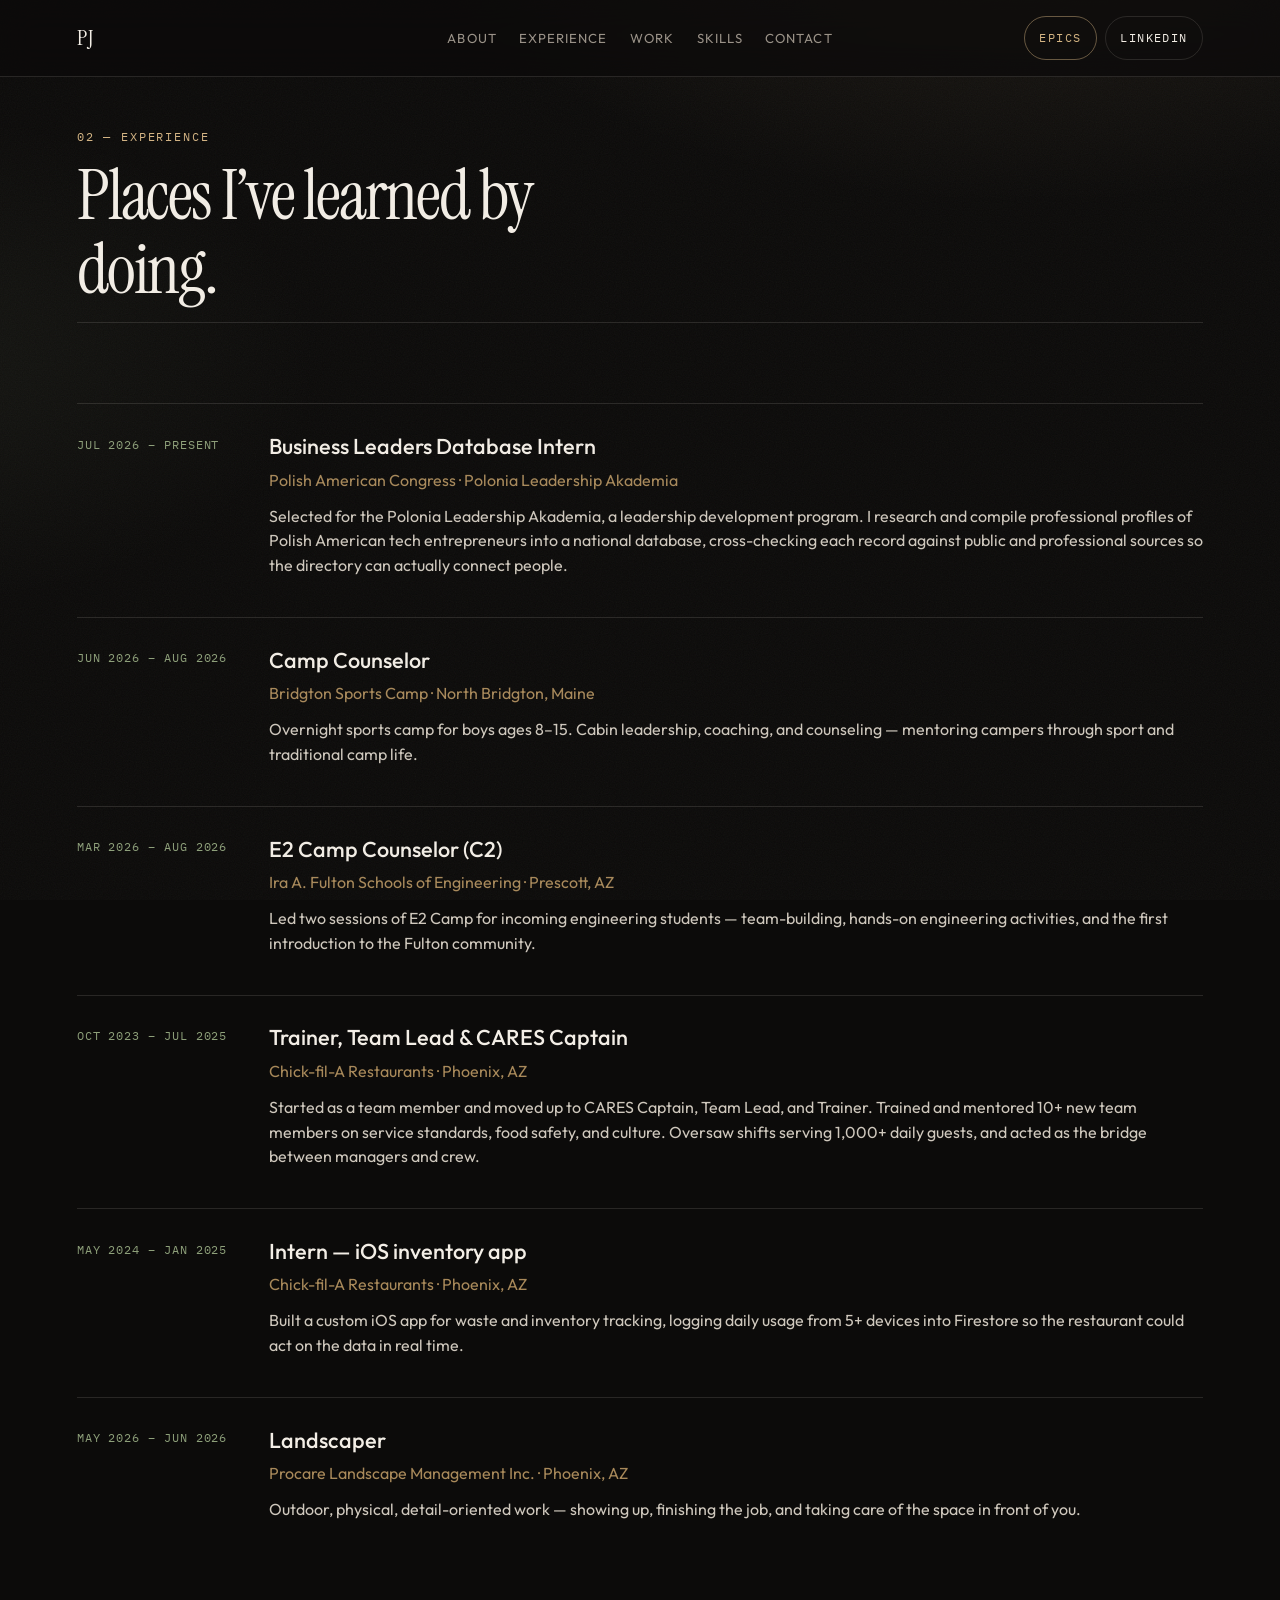
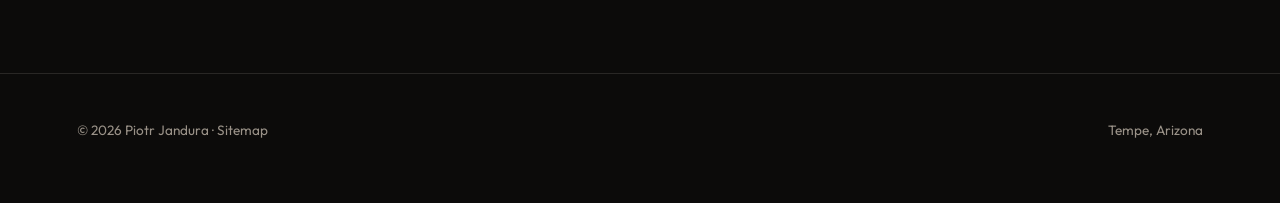
<file: experience/index.html>
<!DOCTYPE html>
<html lang="en">
  <head>
    <meta charset="UTF-8" />
    <meta name="viewport" content="width=device-width, initial-scale=1.0" />
    <title>Experience — Piotr Jandura</title>
    <meta
      name="description"
      content="Work and internship experience for Piotr Jandura, including Polish American Congress, Bridgton Sports Camp, and Chick-fil-A."
    />
    <link rel="preconnect" href="https://fonts.googleapis.com" />
    <link rel="preconnect" href="https://fonts.gstatic.com" crossorigin />
    <link
      href="https://fonts.googleapis.com/css2?family=IBM+Plex+Mono:wght@400;500&family=Instrument+Serif:ital@0;1&family=Outfit:wght@300;400;500;600&display=swap"
      rel="stylesheet"
    />
    <link rel="icon" href="/images/pj-logo.svg" type="image/svg+xml" />
    <link rel="stylesheet" href="/styles.css" />
  </head>
  <body>
    <div class="noise" aria-hidden="true"></div>

    <header class="nav">
      <a class="mark" href="/" aria-label="Piotr Jandura home">PJ</a>
      <button
        class="nav-toggle"
        type="button"
        aria-expanded="false"
        aria-controls="primary-nav"
        aria-label="Open menu"
      >
        <span></span>
        <span></span>
      </button>
      <div class="nav-center">
        <nav class="nav-links" id="primary-nav" aria-label="Primary">
          <a href="/#about">About</a>
          <a href="/#experience">Experience</a>
          <a href="/#work">Work</a>
          <a href="/#skills">Skills</a>
          <a href="/#contact">Contact</a>
        </nav>
      </div>
      <div class="nav-actions">
        <a class="nav-cta nav-cta-epics" href="https://epics.piotrjandura.com">EPICS</a>
        <a
          class="nav-cta"
          href="https://www.linkedin.com/in/piotrjandura"
          target="_blank"
          rel="noopener noreferrer"
          >LinkedIn</a
        >
      </div>
    </header>

    <main>
      <section class="page-hero">
        <div class="section-label">02 — Experience</div>
        <h1>Places I’ve learned by doing.</h1>
      </section>

      <section class="section">
        <ol class="timeline">
          <li>
            <div class="when">Jul 2026 – Present</div>
            <div>
              <h3>Business Leaders Database Intern</h3>
              <p class="org">
                Polish American Congress · Polonia Leadership Akademia
              </p>
              <p>
                Selected for the Polonia Leadership Akademia, a leadership
                development program. I research and compile professional
                profiles of Polish American tech entrepreneurs into a national
                database, cross-checking each record against public and
                professional sources so the directory can actually connect
                people.
              </p>
            </div>
          </li>
          <li>
            <div class="when">Jun 2026 – Aug 2026</div>
            <div>
              <h3>Camp Counselor</h3>
              <p class="org">Bridgton Sports Camp · North Bridgton, Maine</p>
              <p>
                Overnight sports camp for boys ages 8–15. Cabin leadership,
                coaching, and counseling — mentoring campers through sport and
                traditional camp life.
              </p>
            </div>
          </li>
          <li>
            <div class="when">Mar 2026 – Aug 2026</div>
            <div>
              <h3>E2 Camp Counselor (C2)</h3>
              <p class="org">
                Ira A. Fulton Schools of Engineering · Prescott, AZ
              </p>
              <p>
                Led two sessions of E2 Camp for incoming engineering students —
                team-building, hands-on engineering activities, and the first
                introduction to the Fulton community.
              </p>
            </div>
          </li>
          <li>
            <div class="when">Oct 2023 – Jul 2025</div>
            <div>
              <h3>Trainer, Team Lead &amp; CARES Captain</h3>
              <p class="org">Chick-fil-A Restaurants · Phoenix, AZ</p>
              <p>
                Started as a team member and moved up to CARES Captain, Team
                Lead, and Trainer. Trained and mentored 10+ new team members on
                service standards, food safety, and culture. Oversaw shifts
                serving 1,000+ daily guests, and acted as the bridge between
                managers and crew.
              </p>
            </div>
          </li>
          <li>
            <div class="when">May 2024 – Jan 2025</div>
            <div>
              <h3>Intern — iOS inventory app</h3>
              <p class="org">Chick-fil-A Restaurants · Phoenix, AZ</p>
              <p>
                Built a custom iOS app for waste and inventory tracking, logging
                daily usage from 5+ devices into Firestore so the restaurant
                could act on the data in real time.
              </p>
            </div>
          </li>
          <li>
            <div class="when">May 2026 – Jun 2026</div>
            <div>
              <h3>Landscaper</h3>
              <p class="org">
                Procare Landscape Management Inc. · Phoenix, AZ
              </p>
              <p>
                Outdoor, physical, detail-oriented work — showing up, finishing
                the job, and taking care of the space in front of you.
              </p>
            </div>
          </li>
        </ol>
      </section>
    </main>

    <footer>
      <p>© <span id="year"></span> Piotr Jandura · <a href="/sitemap/">Sitemap</a></p>
      <p>Tempe, Arizona</p>
    </footer>

    <script src="/script.js"></script>
  </body>
</html>
</file>
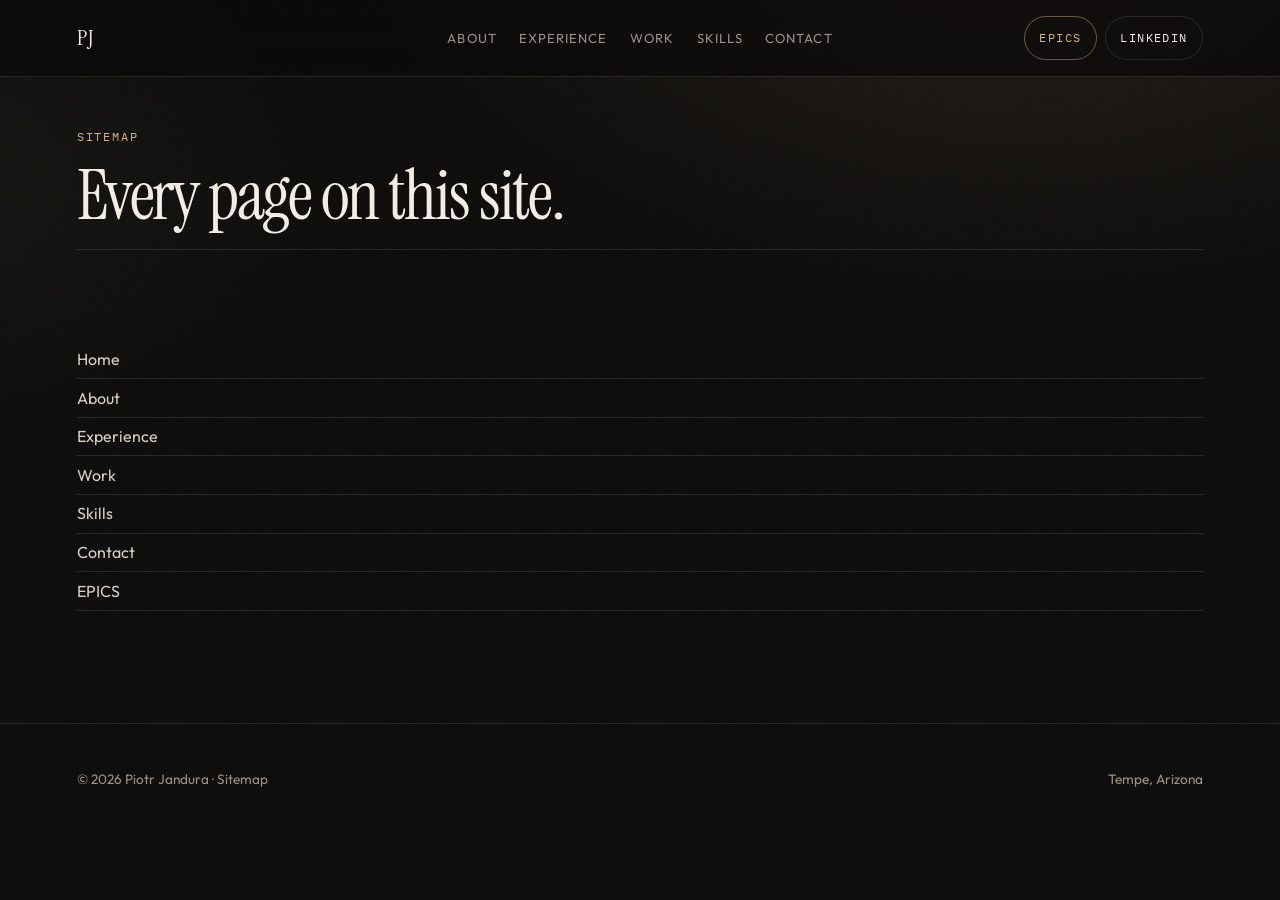
<file: sitemap/index.html>
<!DOCTYPE html>
<html lang="en">
  <head>
    <meta charset="UTF-8" />
    <meta name="viewport" content="width=device-width, initial-scale=1.0" />
    <title>Sitemap — Piotr Jandura</title>
    <meta name="description" content="Sitemap for piotrjandura.com." />
    <link rel="icon" href="/images/pj-logo.svg" type="image/svg+xml" />
    <link rel="preconnect" href="https://fonts.googleapis.com" />
    <link rel="preconnect" href="https://fonts.gstatic.com" crossorigin />
    <link
      href="https://fonts.googleapis.com/css2?family=IBM+Plex+Mono:wght@400;500&family=Instrument+Serif:ital@0;1&family=Outfit:wght@300;400;500;600&display=swap"
      rel="stylesheet"
    />
    <link rel="stylesheet" href="/styles.css" />
  </head>
  <body>
    <div class="noise" aria-hidden="true"></div>

    <header class="nav">
      <a class="mark" href="/" aria-label="Piotr Jandura home">PJ</a>
      <button
        class="nav-toggle"
        type="button"
        aria-expanded="false"
        aria-controls="primary-nav"
        aria-label="Open menu"
      >
        <span></span>
        <span></span>
      </button>
      <div class="nav-center">
        <nav class="nav-links" id="primary-nav" aria-label="Primary">
          <a href="/#about">About</a>
          <a href="/#experience">Experience</a>
          <a href="/#work">Work</a>
          <a href="/#skills">Skills</a>
          <a href="/#contact">Contact</a>
        </nav>
      </div>
      <div class="nav-actions">
        <a class="nav-cta nav-cta-epics" href="https://epics.piotrjandura.com">EPICS</a>
        <a
          class="nav-cta"
          href="https://www.linkedin.com/in/piotrjandura"
          target="_blank"
          rel="noopener noreferrer"
          >LinkedIn</a
        >
      </div>
    </header>

    <main>
      <section class="page-hero">
        <div class="section-label">Sitemap</div>
        <h1>Every page on this site.</h1>
      </section>
      <section class="section">
        <ul class="plain sitemap-list">
          <li><a href="/">Home</a></li>
          <li><a href="/#about">About</a></li>
          <li><a href="/#experience">Experience</a></li>
          <li><a href="/#work">Work</a></li>
          <li><a href="/#skills">Skills</a></li>
          <li><a href="/#contact">Contact</a></li>
          <li><a href="https://epics.piotrjandura.com">EPICS</a></li>
        </ul>
      </section>
    </main>

    <footer>
      <p>© <span id="year"></span> Piotr Jandura · <a href="/sitemap/">Sitemap</a></p>
      <p>Tempe, Arizona</p>
    </footer>

    <script src="/script.js"></script>
  </body>
</html>
</file>
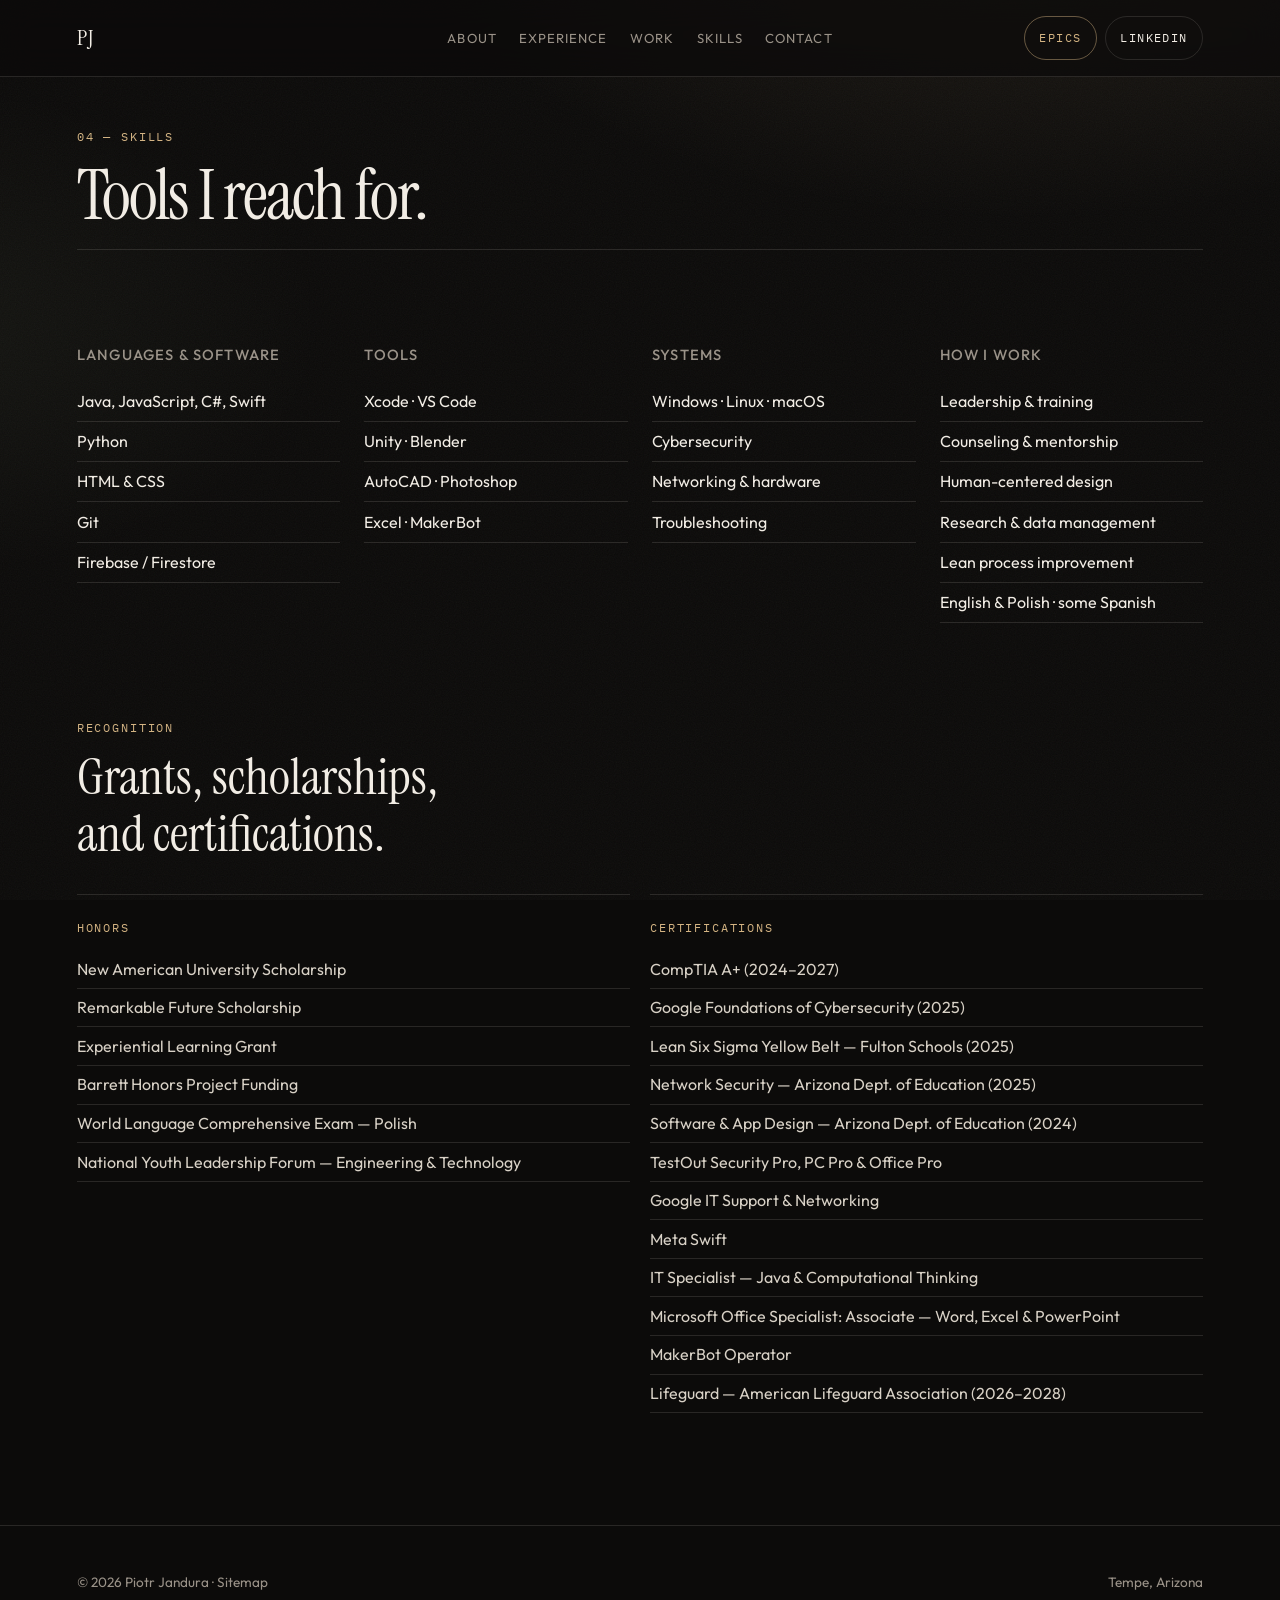
<file: skills/index.html>
<!DOCTYPE html>
<html lang="en">
  <head>
    <meta charset="UTF-8" />
    <meta name="viewport" content="width=device-width, initial-scale=1.0" />
    <title>Skills — Piotr Jandura</title>
    <meta
      name="description"
      content="Technical skills, honors, and certifications for Piotr Jandura."
    />
    <link rel="preconnect" href="https://fonts.googleapis.com" />
    <link rel="preconnect" href="https://fonts.gstatic.com" crossorigin />
    <link
      href="https://fonts.googleapis.com/css2?family=IBM+Plex+Mono:wght@400;500&family=Instrument+Serif:ital@0;1&family=Outfit:wght@300;400;500;600&display=swap"
      rel="stylesheet"
    />
    <link rel="icon" href="/images/pj-logo.svg" type="image/svg+xml" />
    <link rel="stylesheet" href="/styles.css" />
  </head>
  <body>
    <div class="noise" aria-hidden="true"></div>

    <header class="nav">
      <a class="mark" href="/" aria-label="Piotr Jandura home">PJ</a>
      <button
        class="nav-toggle"
        type="button"
        aria-expanded="false"
        aria-controls="primary-nav"
        aria-label="Open menu"
      >
        <span></span>
        <span></span>
      </button>
      <div class="nav-center">
        <nav class="nav-links" id="primary-nav" aria-label="Primary">
          <a href="/#about">About</a>
          <a href="/#experience">Experience</a>
          <a href="/#work">Work</a>
          <a href="/#skills">Skills</a>
          <a href="/#contact">Contact</a>
        </nav>
      </div>
      <div class="nav-actions">
        <a class="nav-cta nav-cta-epics" href="https://epics.piotrjandura.com">EPICS</a>
        <a
          class="nav-cta"
          href="https://www.linkedin.com/in/piotrjandura"
          target="_blank"
          rel="noopener noreferrer"
          >LinkedIn</a
        >
      </div>
    </header>

    <main>
      <section class="page-hero">
        <div class="section-label">04 — Skills</div>
        <h1>Tools I reach for.</h1>
      </section>

      <section class="section">
        <div class="skill-groups">
          <div>
            <h3>Languages &amp; software</h3>
            <ul>
              <li>Java, JavaScript, C#, Swift</li>
              <li>Python</li>
              <li>HTML &amp; CSS</li>
              <li>Git</li>
              <li>Firebase / Firestore</li>
            </ul>
          </div>
          <div>
            <h3>Tools</h3>
            <ul>
              <li>Xcode · VS Code</li>
              <li>Unity · Blender</li>
              <li>AutoCAD · Photoshop</li>
              <li>Excel · MakerBot</li>
            </ul>
          </div>
          <div>
            <h3>Systems</h3>
            <ul>
              <li>Windows · Linux · macOS</li>
              <li>Cybersecurity</li>
              <li>Networking &amp; hardware</li>
              <li>Troubleshooting</li>
            </ul>
          </div>
          <div>
            <h3>How I work</h3>
            <ul>
              <li>Leadership &amp; training</li>
              <li>Counseling &amp; mentorship</li>
              <li>Human-centered design</li>
              <li>Research &amp; data management</li>
              <li>Lean process improvement</li>
              <li>English &amp; Polish · some Spanish</li>
            </ul>
          </div>
        </div>
      </section>

      <section class="section">
        <div class="section-label">Recognition</div>
        <h2>Grants, scholarships, and certifications.</h2>
        <div class="edu-grid">
          <article>
            <span class="label">Honors</span>
            <ul class="plain">
              <li>New American University Scholarship</li>
              <li>Remarkable Future Scholarship</li>
              <li>Experiential Learning Grant</li>
              <li>Barrett Honors Project Funding</li>
              <li>World Language Comprehensive Exam — Polish</li>
              <li>
                National Youth Leadership Forum — Engineering &amp; Technology
              </li>
            </ul>
          </article>
          <article>
            <span class="label">Certifications</span>
            <ul class="plain">
              <li>CompTIA A+ (2024–2027)</li>
              <li>Google Foundations of Cybersecurity (2025)</li>
              <li>Lean Six Sigma Yellow Belt — Fulton Schools (2025)</li>
              <li>Network Security — Arizona Dept. of Education (2025)</li>
              <li>Software &amp; App Design — Arizona Dept. of Education (2024)</li>
              <li>TestOut Security Pro, PC Pro &amp; Office Pro</li>
              <li>Google IT Support &amp; Networking</li>
              <li>Meta Swift</li>
              <li>IT Specialist — Java &amp; Computational Thinking</li>
              <li>
                Microsoft Office Specialist: Associate — Word, Excel &amp;
                PowerPoint
              </li>
              <li>MakerBot Operator</li>
              <li>Lifeguard — American Lifeguard Association (2026–2028)</li>
            </ul>
          </article>
        </div>
      </section>
    </main>

    <footer>
      <p>© <span id="year"></span> Piotr Jandura · <a href="/sitemap/">Sitemap</a></p>
      <p>Tempe, Arizona</p>
    </footer>

    <script src="/script.js"></script>
  </body>
</html>
</file>
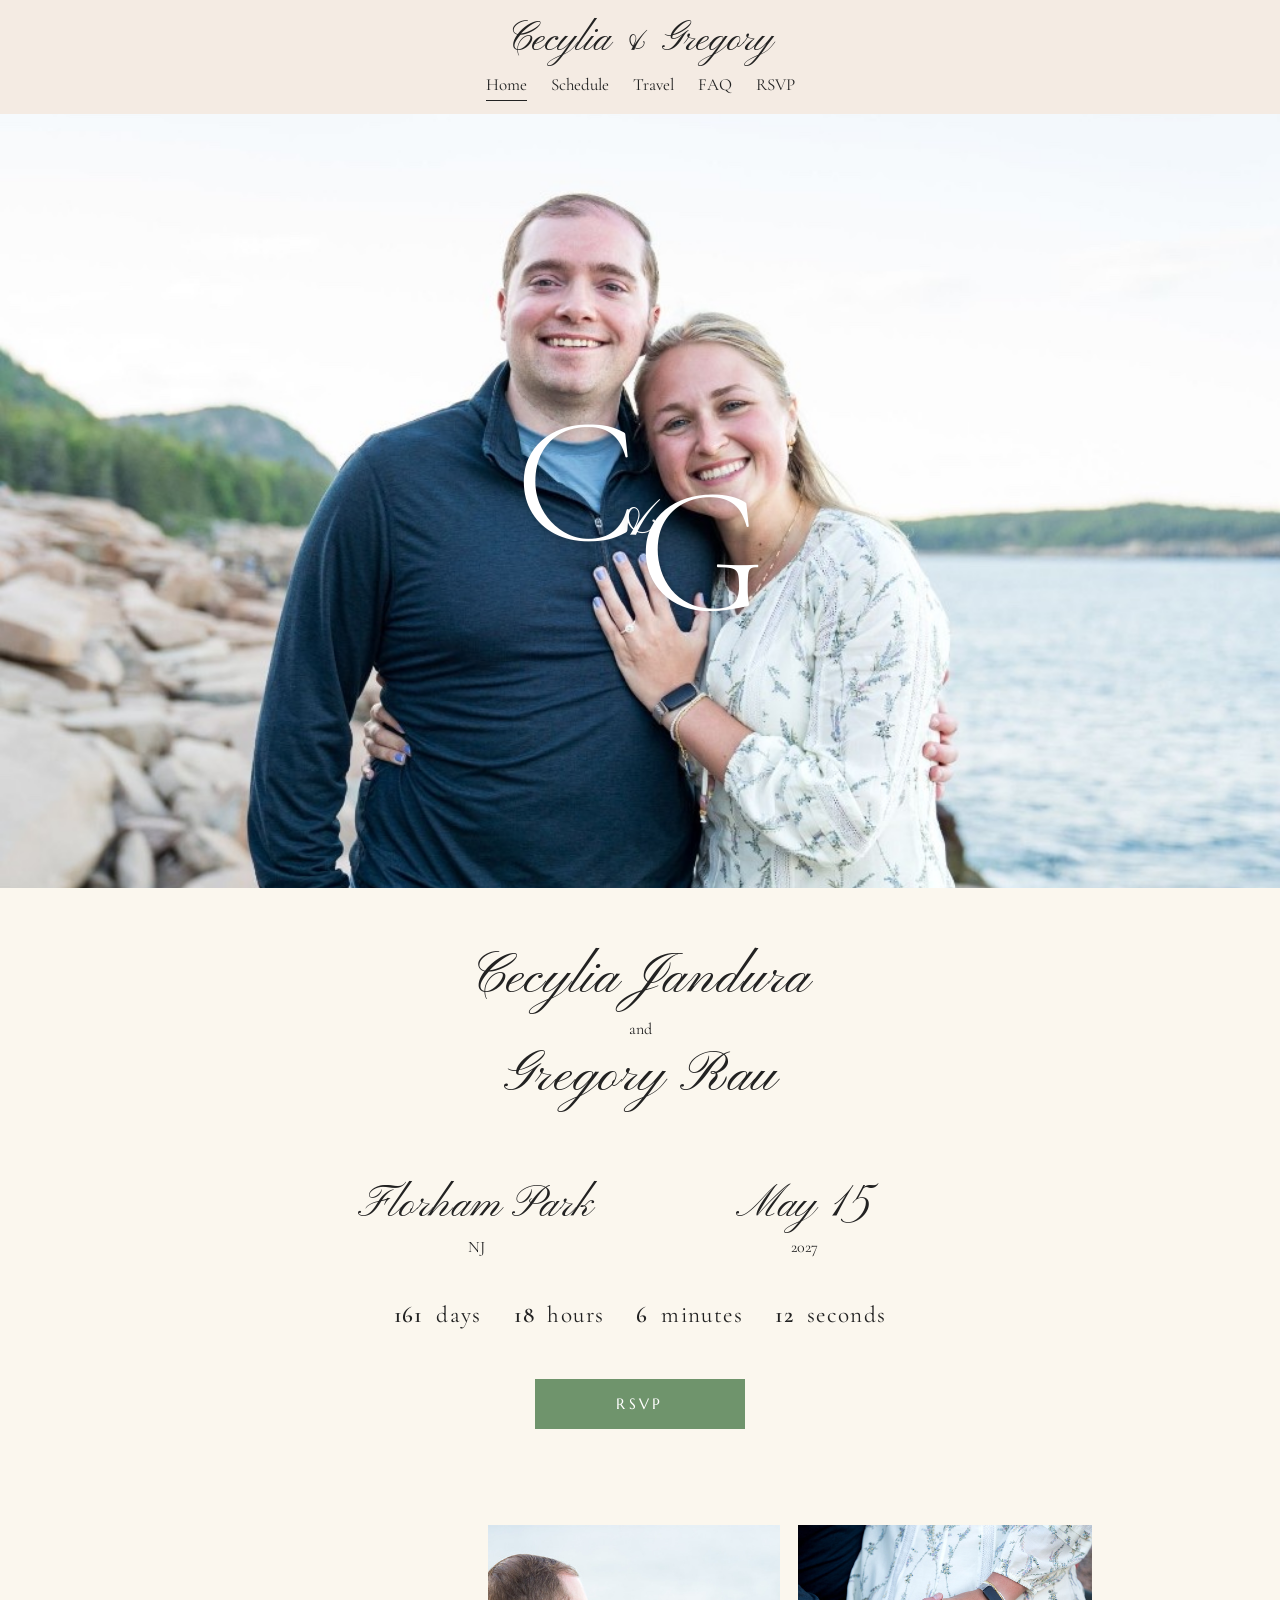
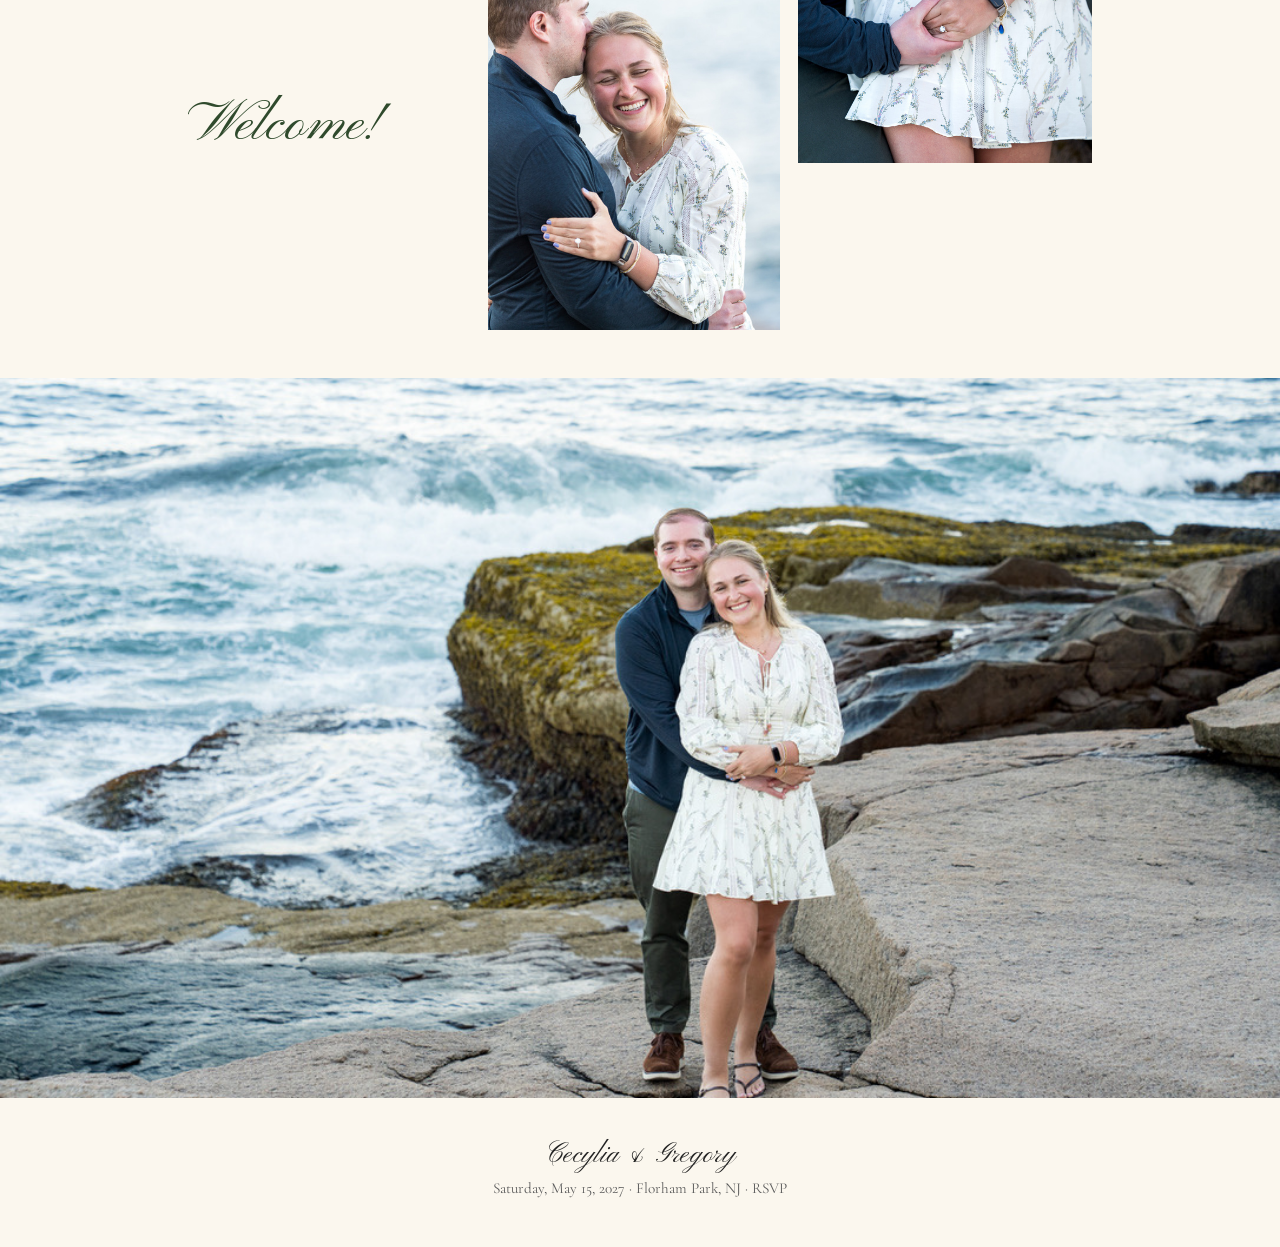
<file: wedding/index.html>
<!DOCTYPE html>
<html lang="en">
  <head>
    <meta charset="UTF-8" />
    <meta name="viewport" content="width=device-width, initial-scale=1.0" />
    <title>Cecylia &amp; Gregory — May 15, 2027</title>
    <meta
      name="description"
      content="Cecylia Jandura and Gregory Rau are getting married on May 15, 2027 in Florham Park, NJ. Schedule, travel, FAQ, and RSVP."
    />
    <link rel="icon" href="favicon.svg" type="image/svg+xml" />
    <meta property="og:type" content="website" />
    <meta property="og:title" content="Cecylia &amp; Gregory — May 15, 2027" />
    <meta
      property="og:description"
      content="Cecylia Jandura and Gregory Rau are getting married on May 15, 2027 in Florham Park, NJ."
    />
    <meta property="og:image" content="https://wedding.piotrjandura.com/images/hero-couple.jpg" />
    <link rel="preconnect" href="https://fonts.googleapis.com" />
    <link rel="preconnect" href="https://fonts.gstatic.com" crossorigin />
    <link
      href="https://fonts.googleapis.com/css2?family=Cormorant+Garamond:ital,wght@0,300;0,400;0,500;0,700;1,400&family=Marcellus&family=Pinyon+Script&display=swap"
      rel="stylesheet"
    />
    <link rel="stylesheet" href="styles.css" />
    <script src="site.js" defer></script>
  </head>
  <body>
    <header class="site-header">
      <a class="site-title" href="./">Cecylia &amp; Gregory</a>
      <nav class="site-nav" aria-label="Main">
        <a href="./" aria-current="page">Home</a>
        <a href="schedule/">Schedule</a>
        <a href="travel/">Travel</a>
        <a href="faq/">FAQ</a>
        <a href="rsvp/">RSVP</a>
      </nav>
    </header>

    <main>
      <section class="hero-split" aria-label="Photos of Cecylia and Gregory">
        <div class="hero-main">
          <div class="carousel-track">
            <img
              src="images/carousel-1.jpg"
              alt="Cecylia and Gregory smiling together on a rocky shoreline"
              width="1024"
              height="656"
              fetchpriority="high"
            />
            <img
              src="images/carousel-2.jpg"
              alt="Cecylia resting her head on Gregory's shoulder by the water"
              width="991"
              height="627"
            />
            <img
              src="images/carousel-3.jpg"
              alt="Cecylia and Gregory standing face to face on granite rocks above the sea"
              width="1024"
              height="682"
            />
            <img
              src="images/carousel-4.jpg"
              alt="Gregory on one knee proposing to Cecylia on the rocks by the ocean"
              width="1024"
              height="682"
            />
            <img src="images/carousel-1.jpg" alt="" width="1024" height="656" aria-hidden="true" />
            <img src="images/carousel-2.jpg" alt="" width="991" height="627" aria-hidden="true" />
            <img src="images/carousel-3.jpg" alt="" width="1024" height="682" aria-hidden="true" />
            <img src="images/carousel-4.jpg" alt="" width="1024" height="682" aria-hidden="true" />
          </div>
          <div class="monogram" aria-hidden="true">
            <span class="mono-c">C</span>
            <span class="mono-amp">&amp;</span>
            <span class="mono-g">G</span>
          </div>
        </div>
      </section>

      <section class="section home-intro">
        <h1 class="couple-names">
          <span class="script script-ink name">Cecylia Jandura</span>
          <span class="and">and</span>
          <span class="script script-ink name">Gregory Rau</span>
        </h1>

        <div class="when-where">
          <div>
            <p class="script script-md script-ink">Florham Park</p>
            <p class="label">NJ</p>
          </div>
          <div>
            <p class="script script-md script-ink">
              <time datetime="2027-05-15T15:00:00-04:00">May 15</time>
            </p>
            <p class="label">2027</p>
          </div>
        </div>

        <p class="countdown" data-countdown>
          <noscript>Saturday, May 15, 2027 at 3:00 pm</noscript>
        </p>

        <a class="button button-sage button-wide" href="rsvp/">RSVP</a>
      </section>

      <section class="section welcome" aria-labelledby="welcome-title">
        <h2 class="script script-sm echo" id="welcome-title">Welcome!</h2>
        <div class="welcome-photos">
          <img
            class="welcome-kiss"
            src="images/welcome-kiss.jpg"
            alt="Gregory kissing Cecylia on the forehead while she laughs"
            width="978"
            height="652"
            loading="lazy"
          />
          <img
            class="welcome-hands"
            src="images/welcome-hands.jpg"
            alt="Close-up of Cecylia and Gregory holding hands, showing the engagement ring"
            width="652"
            height="435"
            loading="lazy"
          />
        </div>
      </section>

      <div class="bleed">
        <img
          src="images/waves-wide.jpg"
          alt="Cecylia and Gregory embracing on the rocks as waves crash behind them"
          width="1086"
          height="724"
          loading="lazy"
        />
      </div>
    </main>

    <footer class="site-footer">
      <p class="script">Cecylia &amp; Gregory</p>
      <p>Saturday, May 15, 2027 · Florham Park, NJ · <a href="rsvp/">RSVP</a></p>
    </footer>
  </body>
</html>
</file>
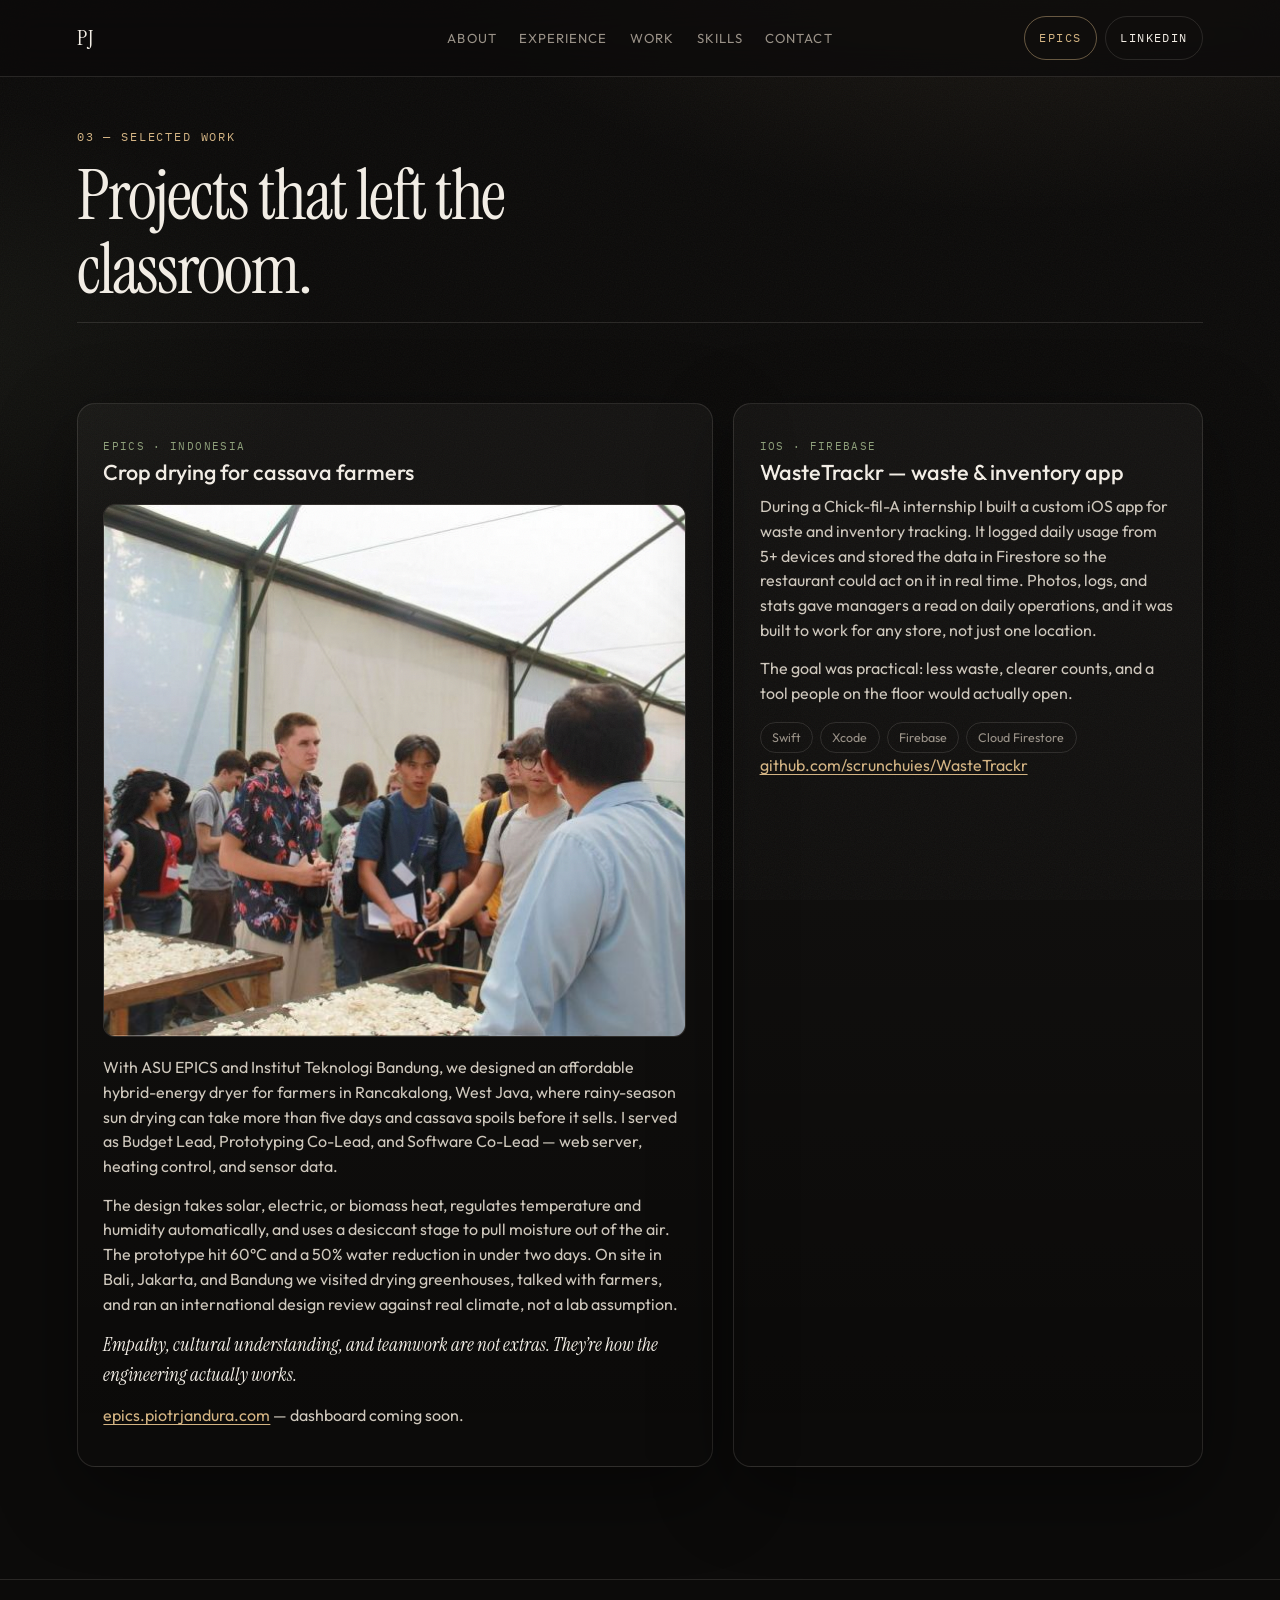
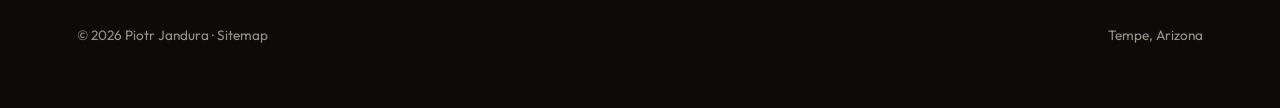
<file: work/index.html>
<!DOCTYPE html>
<html lang="en">
  <head>
    <meta charset="UTF-8" />
    <meta name="viewport" content="width=device-width, initial-scale=1.0" />
    <title>Work — Piotr Jandura</title>
    <meta
      name="description"
      content="Selected projects by Piotr Jandura, including ASU EPICS crop drying in Indonesia and a Chick-fil-A iOS inventory app."
    />
    <link rel="preconnect" href="https://fonts.googleapis.com" />
    <link rel="preconnect" href="https://fonts.gstatic.com" crossorigin />
    <link
      href="https://fonts.googleapis.com/css2?family=IBM+Plex+Mono:wght@400;500&family=Instrument+Serif:ital@0;1&family=Outfit:wght@300;400;500;600&display=swap"
      rel="stylesheet"
    />
    <link rel="icon" href="/images/pj-logo.svg" type="image/svg+xml" />
    <link rel="stylesheet" href="/styles.css" />
  </head>
  <body>
    <div class="noise" aria-hidden="true"></div>

    <header class="nav">
      <a class="mark" href="/" aria-label="Piotr Jandura home">PJ</a>
      <button
        class="nav-toggle"
        type="button"
        aria-expanded="false"
        aria-controls="primary-nav"
        aria-label="Open menu"
      >
        <span></span>
        <span></span>
      </button>
      <div class="nav-center">
        <nav class="nav-links" id="primary-nav" aria-label="Primary">
          <a href="/#about">About</a>
          <a href="/#experience">Experience</a>
          <a href="/#work">Work</a>
          <a href="/#skills">Skills</a>
          <a href="/#contact">Contact</a>
        </nav>
      </div>
      <div class="nav-actions">
        <a class="nav-cta nav-cta-epics" href="https://epics.piotrjandura.com">EPICS</a>
        <a
          class="nav-cta"
          href="https://www.linkedin.com/in/piotrjandura"
          target="_blank"
          rel="noopener noreferrer"
          >LinkedIn</a
        >
      </div>
    </header>

    <main>
      <section class="page-hero">
        <div class="section-label">03 — Selected work</div>
        <h1>Projects that left the classroom.</h1>
      </section>

      <section class="section">
        <div class="cards">
          <article class="card">
            <span class="tag">EPICS · Indonesia</span>
            <h3>Crop drying for cassava farmers</h3>
            <img
              class="card-photo"
              src="/images/epics-drying-greenhouse.jpg"
              alt="Students and farmers looking over cassava spread on drying tables inside a greenhouse in Indonesia"
              width="800"
              height="533"
              loading="lazy"
            />
            <p>
              With ASU EPICS and Institut Teknologi Bandung, we designed an
              affordable hybrid-energy dryer for farmers in Rancakalong, West
              Java, where rainy-season sun drying can take more than five days
              and cassava spoils before it sells. I served as Budget Lead,
              Prototyping Co-Lead, and Software Co-Lead — web server, heating
              control, and sensor data.
            </p>
            <p>
              The design takes solar, electric, or biomass heat, regulates
              temperature and humidity automatically, and uses a desiccant
              stage to pull moisture out of the air. The prototype hit 60°C and
              a 50% water reduction in under two days. On site in Bali, Jakarta,
              and Bandung we visited drying greenhouses, talked with farmers,
              and ran an international design review against real climate, not a
              lab assumption.
            </p>
            <p class="card-note">
              Empathy, cultural understanding, and teamwork are not extras.
              They’re how the engineering actually works.
            </p>
            <p>
              <a href="https://epics.piotrjandura.com">epics.piotrjandura.com</a>
              — dashboard coming soon.
            </p>
          </article>
          <article class="card">
            <span class="tag">iOS · Firebase</span>
            <h3>WasteTrackr — waste &amp; inventory app</h3>
            <p>
              During a Chick-fil-A internship I built a custom iOS app for
              waste and inventory tracking. It logged daily usage from 5+
              devices and stored the data in Firestore so the restaurant could
              act on it in real time. Photos, logs, and stats gave managers a
              read on daily operations, and it was built to work for any store,
              not just one location.
            </p>
            <p>
              The goal was practical: less waste, clearer counts, and a tool
              people on the floor would actually open.
            </p>
            <ul class="pills">
              <li>Swift</li>
              <li>Xcode</li>
              <li>Firebase</li>
              <li>Cloud Firestore</li>
            </ul>
            <p>
              <a
                href="https://github.com/scrunchuies/WasteTrackr"
                target="_blank"
                rel="noopener noreferrer"
                >github.com/scrunchuies/WasteTrackr</a
              >
            </p>
          </article>
        </div>
      </section>
    </main>

    <footer>
      <p>© <span id="year"></span> Piotr Jandura · <a href="/sitemap/">Sitemap</a></p>
      <p>Tempe, Arizona</p>
    </footer>

    <script src="/script.js"></script>
  </body>
</html>
</file>
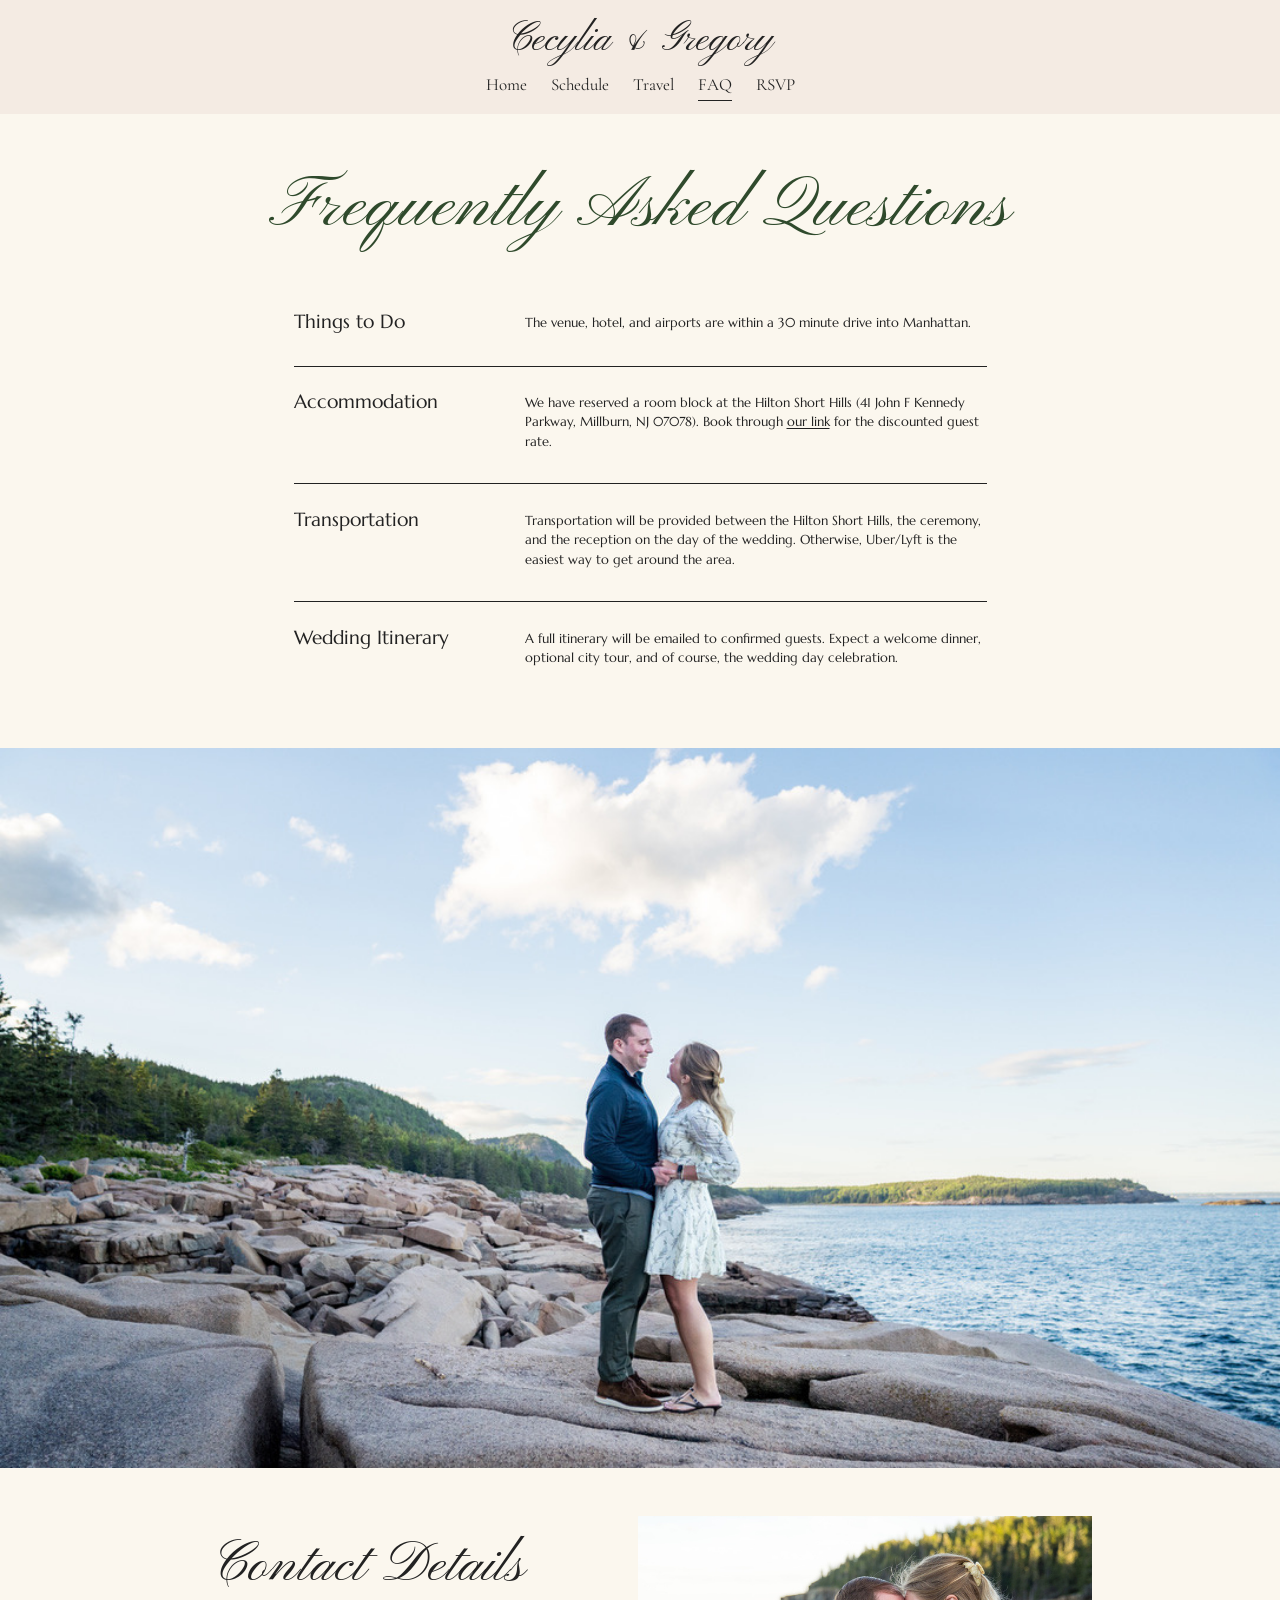
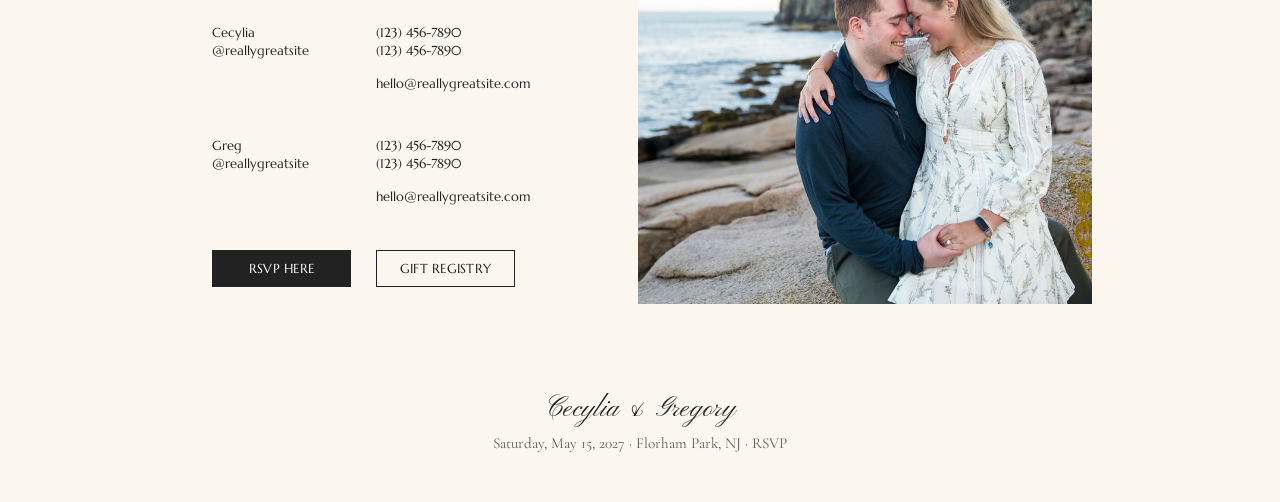
<file: wedding/faq/index.html>
<!DOCTYPE html>
<html lang="en">
  <head>
    <meta charset="UTF-8" />
    <meta name="viewport" content="width=device-width, initial-scale=1.0" />
    <title>FAQ — Cecylia &amp; Gregory</title>
    <meta
      name="description"
      content="Frequently asked questions and contact details for Cecylia and Gregory's wedding on May 15, 2027: things to do, accommodation, transportation, and the itinerary."
    />
    <link rel="icon" href="../favicon.svg" type="image/svg+xml" />
    <meta property="og:type" content="website" />
    <meta property="og:title" content="FAQ — Cecylia &amp; Gregory" />
    <meta
      property="og:description"
      content="Frequently asked questions and contact details for the wedding on May 15, 2027."
    />
    <meta property="og:image" content="https://wedding.piotrjandura.com/images/hero-couple.jpg" />
    <link rel="preconnect" href="https://fonts.googleapis.com" />
    <link rel="preconnect" href="https://fonts.gstatic.com" crossorigin />
    <link
      href="https://fonts.googleapis.com/css2?family=Cormorant+Garamond:ital,wght@0,300;0,400;0,500;0,700;1,400&family=Marcellus&family=Pinyon+Script&display=swap"
      rel="stylesheet"
    />
    <link rel="stylesheet" href="../styles.css" />
    <script src="../site.js" defer></script>
  </head>
  <body>
    <header class="site-header">
      <a class="site-title" href="../">Cecylia &amp; Gregory</a>
      <nav class="site-nav" aria-label="Main">
        <a href="../">Home</a>
        <a href="../schedule/">Schedule</a>
        <a href="../travel/">Travel</a>
        <a href="./" aria-current="page">FAQ</a>
        <a href="../rsvp/">RSVP</a>
      </nav>
    </header>

    <main>
      <section class="section faq" aria-labelledby="faq-title">
        <h1 class="script echo" id="faq-title">Frequently Asked Questions</h1>
        <dl class="faq-list">
          <div class="faq-row">
            <dt>Things to Do</dt>
            <dd>The venue, hotel, and airports are within a 30 minute drive into Manhattan.</dd>
          </div>
          <div class="faq-row">
            <dt>Accommodation</dt>
            <dd>
              We have reserved a room block at the Hilton Short Hills (41 John F Kennedy Parkway,
              Millburn, NJ 07078). Book through
              <a class="inline-link" href="../travel/">our link</a> for the discounted guest rate.
            </dd>
          </div>
          <div class="faq-row">
            <dt>Transportation</dt>
            <dd>
              Transportation will be provided between the Hilton Short Hills, the ceremony, and the
              reception on the day of the wedding. Otherwise, Uber/Lyft is the easiest way to get
              around the area.
            </dd>
          </div>
          <div class="faq-row">
            <dt>Wedding Itinerary</dt>
            <dd>
              A full itinerary will be emailed to confirmed guests. Expect a welcome dinner, optional
              city tour, and of course, the wedding day celebration.
            </dd>
          </div>
        </dl>
      </section>

      <div class="bleed">
        <img
          src="../images/rocks-wide.jpg"
          alt="Cecylia and Gregory standing face to face on granite rocks above the sea"
          width="1086"
          height="724"
          loading="lazy"
        />
      </div>

      <section class="section contact" id="contact" aria-labelledby="contact-title">
        <div class="contact-copy">
          <h2 class="script script-sm contact-title" id="contact-title">Contact Details</h2>
          <!-- TODO(owner): fill in real handles, phone numbers, and emails. -->
          <div class="contact-card">
            <div class="contact-who">
              <p>Cecylia</p>
              <p>@reallygreatsite</p>
            </div>
            <div class="contact-how">
              <p>(123) 456-7890</p>
              <p>(123) 456-7890</p>
              <p class="contact-email">
                <a href="mailto:hello@reallygreatsite.com">hello@reallygreatsite.com</a>
              </p>
            </div>
          </div>
          <div class="contact-card">
            <div class="contact-who">
              <p>Greg</p>
              <p>@reallygreatsite</p>
            </div>
            <div class="contact-how">
              <p>(123) 456-7890</p>
              <p>(123) 456-7890</p>
              <p class="contact-email">
                <a href="mailto:hello@reallygreatsite.com">hello@reallygreatsite.com</a>
              </p>
            </div>
          </div>
          <div class="contact-actions">
            <a class="button button-solid" href="../rsvp/">RSVP Here</a>
            <!-- TODO(owner): replace href="#" with the gift registry link. -->
            <a class="button button-outline" href="#">Gift Registry</a>
          </div>
        </div>
        <img
          class="contact-photo"
          src="../images/contact-couple.jpg"
          alt="Cecylia and Gregory sitting close together on the rocks with the coastline behind them"
          width="978"
          height="652"
          loading="lazy"
        />
      </section>
    </main>

    <footer class="site-footer">
      <p class="script">Cecylia &amp; Gregory</p>
      <p>Saturday, May 15, 2027 · Florham Park, NJ · <a href="../rsvp/">RSVP</a></p>
    </footer>
  </body>
</html>
</file>
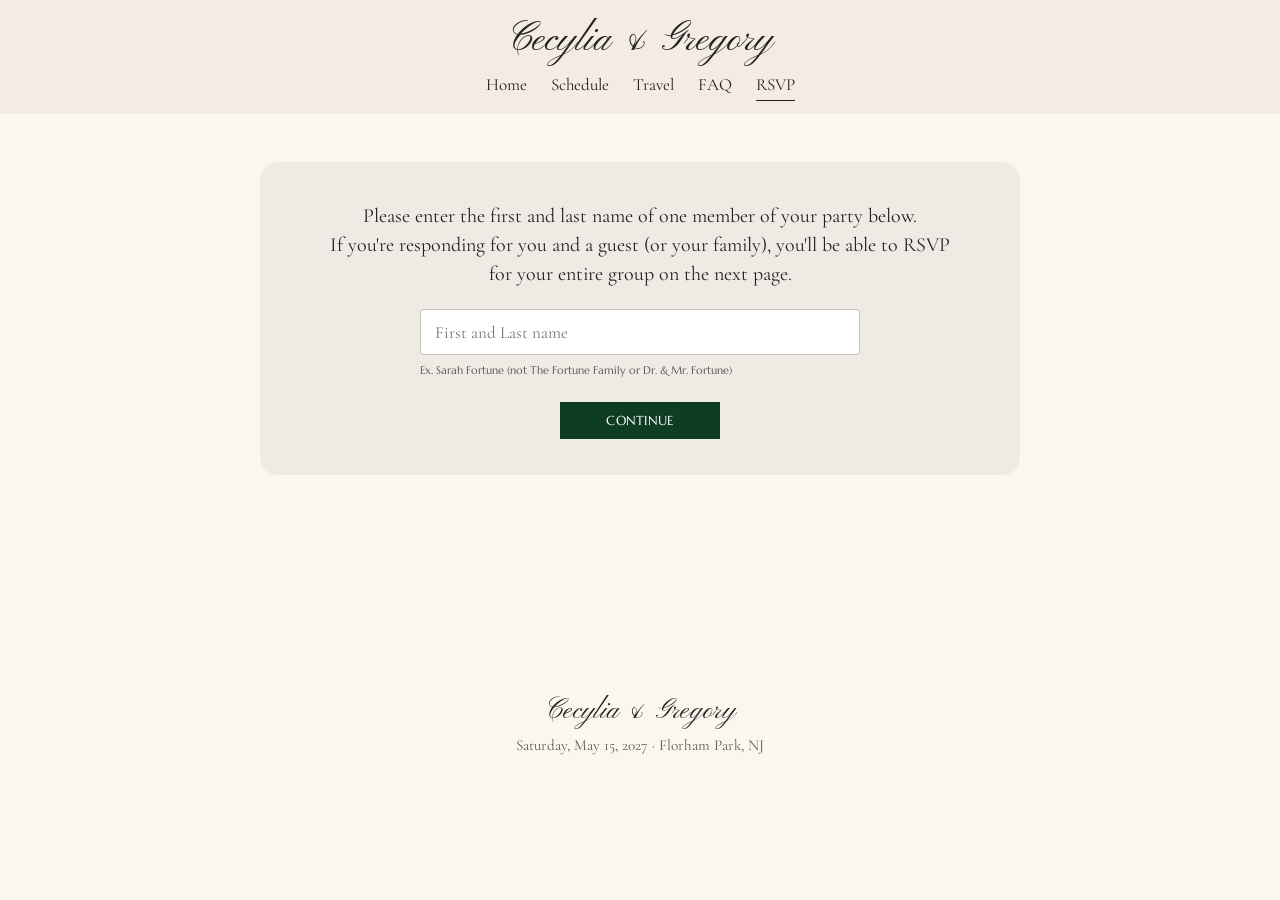
<file: wedding/rsvp/index.html>
<!DOCTYPE html>
<html lang="en">
  <head>
    <meta charset="UTF-8" />
    <meta name="viewport" content="width=device-width, initial-scale=1.0" />
    <title>RSVP — Cecylia &amp; Gregory</title>
    <meta
      name="description"
      content="RSVP for Cecylia and Gregory's wedding on May 15, 2027. Find your name to respond for yourself and your party."
    />
    <link rel="icon" href="../favicon.svg" type="image/svg+xml" />
    <meta property="og:type" content="website" />
    <meta property="og:title" content="RSVP — Cecylia &amp; Gregory" />
    <meta property="og:description" content="Let us know if you can join us on May 15, 2027." />
    <meta property="og:image" content="https://wedding.piotrjandura.com/images/hero-couple.jpg" />
    <link rel="preconnect" href="https://fonts.googleapis.com" />
    <link rel="preconnect" href="https://fonts.gstatic.com" crossorigin />
    <link
      href="https://fonts.googleapis.com/css2?family=Cormorant+Garamond:ital,wght@0,300;0,400;0,500;0,700;1,400&family=Marcellus&family=Pinyon+Script&display=swap"
      rel="stylesheet"
    />
    <link rel="stylesheet" href="../styles.css" />
    <script src="../site.js" defer></script>
    <script src="rsvp.js" defer></script>
  </head>
  <body>
    <header class="site-header">
      <a class="site-title" href="../">Cecylia &amp; Gregory</a>
      <nav class="site-nav" aria-label="Main">
        <a href="../">Home</a>
        <a href="../schedule/">Schedule</a>
        <a href="../travel/">Travel</a>
        <a href="../faq/">FAQ</a>
        <a href="./" aria-current="page">RSVP</a>
      </nav>
    </header>

    <main class="section rsvp-page" id="rsvp-app">
      <h1 class="visually-hidden">RSVP</h1>

      <section class="rsvp-card" id="rsvp-search" aria-labelledby="rsvp-search-copy">
        <form id="rsvp-search-form" novalidate>
          <p class="rsvp-card-copy" id="rsvp-search-copy">
            Please enter the first and last name of one member of your party below.<br />
            If you're responding for you and a guest (or your family), you'll be able to RSVP for
            your entire group on the next page.
          </p>
          <label class="visually-hidden" for="rsvp-name">First and last name</label>
          <input
            class="rsvp-input"
            id="rsvp-name"
            name="name"
            type="text"
            placeholder="First and Last name"
            autocomplete="name"
            autocapitalize="words"
            required
          />
          <p class="hint" id="rsvp-name-hint">
            Ex. Sarah Fortune (not The Fortune Family or Dr. &amp; Mr. Fortune)
          </p>
          <button class="button button-dark button-wide" type="submit">Continue</button>
        </form>
      </section>

      <section class="rsvp-results" id="rsvp-results" hidden aria-live="polite"></section>

      <section class="rsvp-event" id="rsvp-events" hidden></section>

      <section class="rsvp-summary" id="rsvp-summary" hidden></section>

      <noscript>
        <p class="rsvp-notice">
          The RSVP form needs JavaScript. Please enable it, or reach out to us directly using the
          details on the <a href="../faq/#contact">FAQ page</a>.
        </p>
      </noscript>
    </main>

    <footer class="site-footer">
      <p class="script">Cecylia &amp; Gregory</p>
      <p>Saturday, May 15, 2027 · Florham Park, NJ</p>
    </footer>
  </body>
</html>
</file>
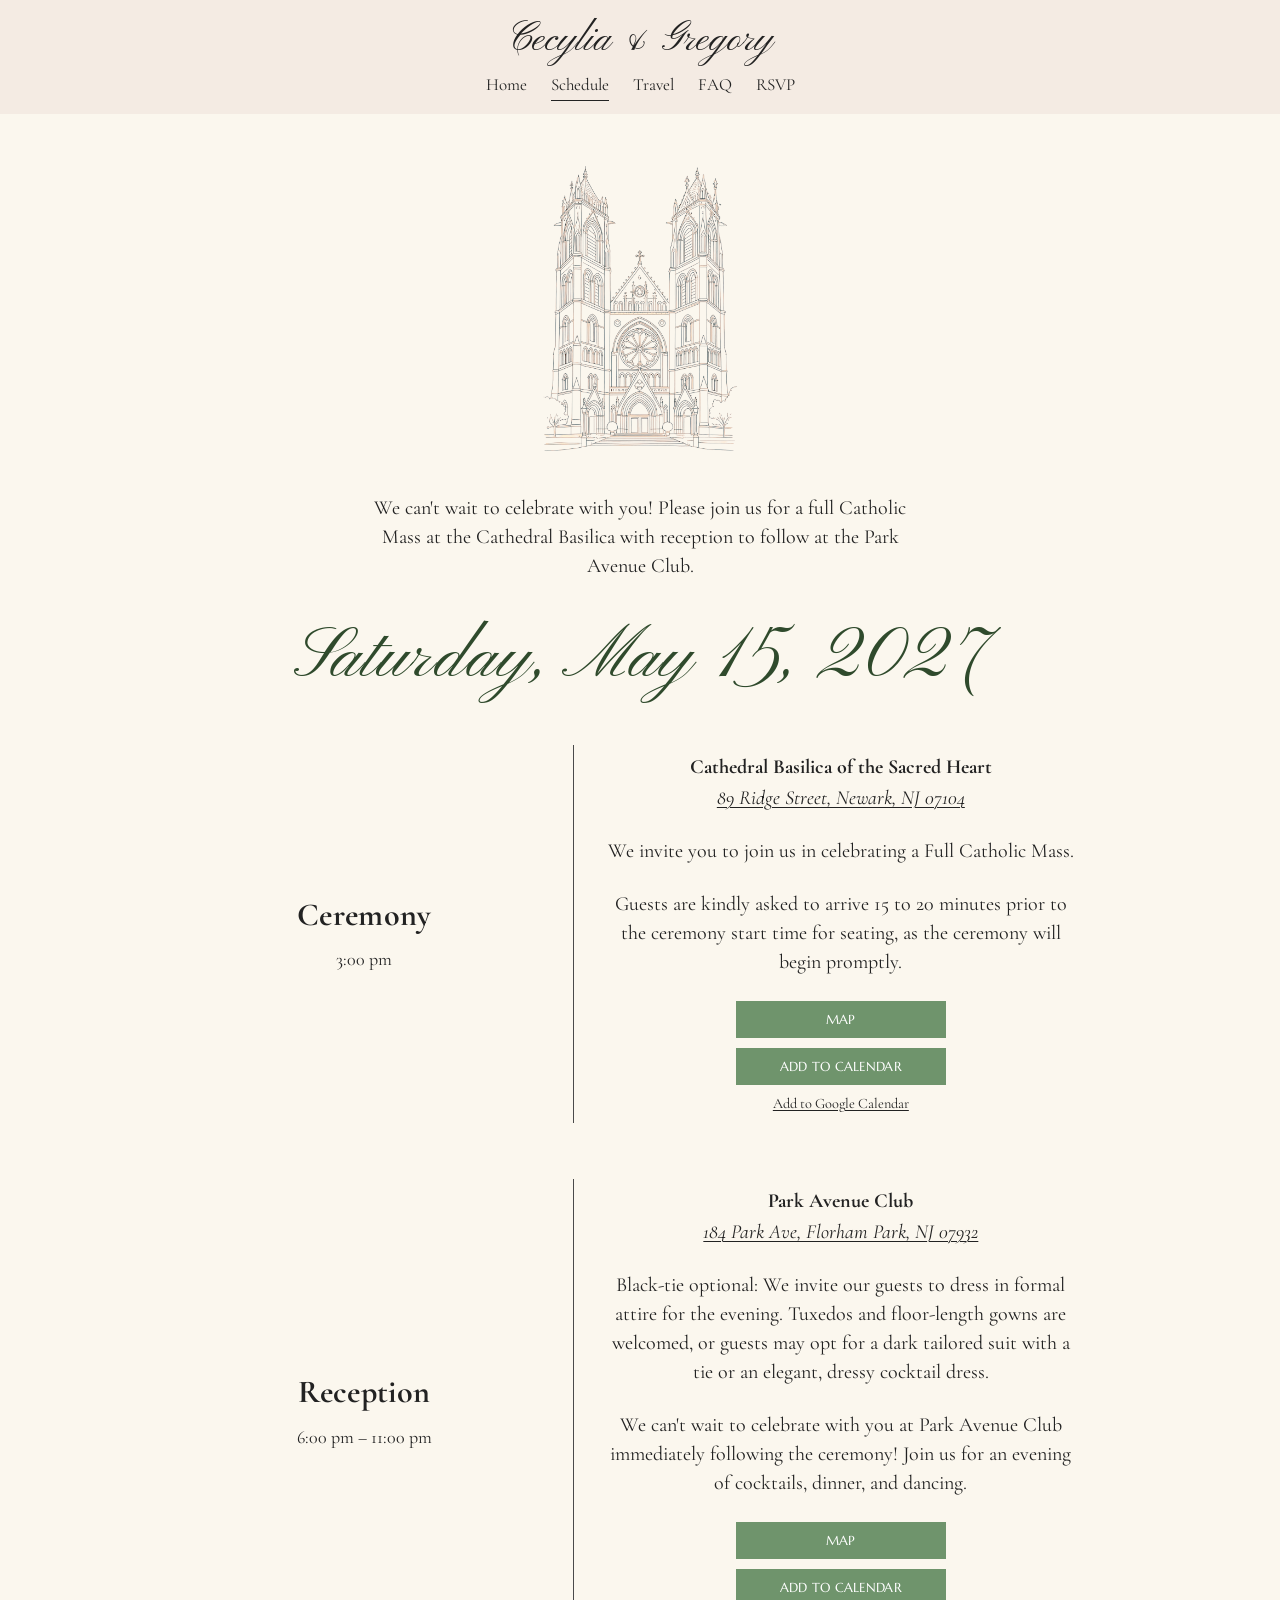
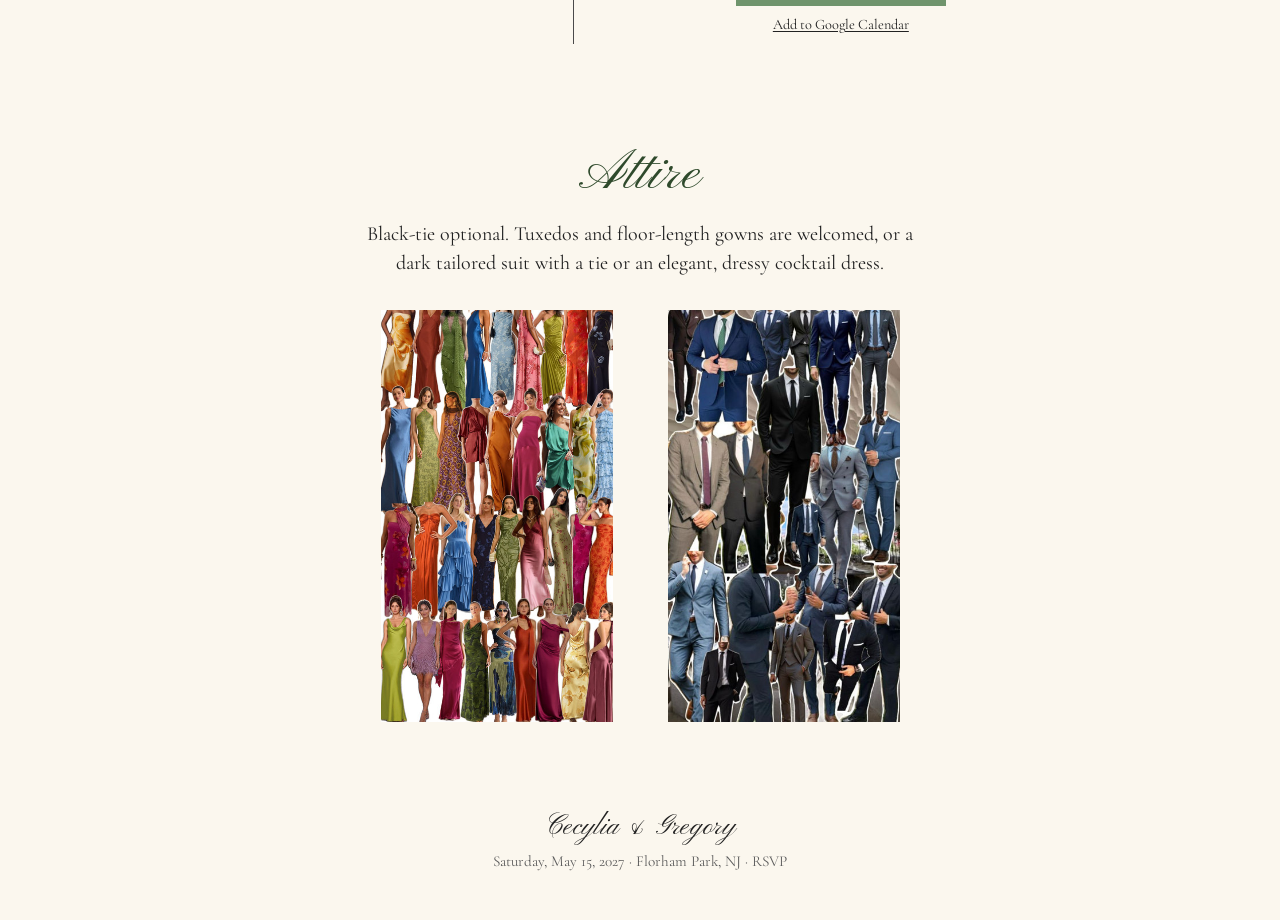
<file: wedding/schedule/index.html>
<!DOCTYPE html>
<html lang="en">
  <head>
    <meta charset="UTF-8" />
    <meta name="viewport" content="width=device-width, initial-scale=1.0" />
    <title>Schedule — Cecylia &amp; Gregory</title>
    <meta
      name="description"
      content="Saturday, May 15, 2027: ceremony at 3:00 pm at the Cathedral Basilica of the Sacred Heart in Newark, reception from 6:00 to 11:00 pm at Park Avenue Club in Florham Park, NJ."
    />
    <link rel="icon" href="../favicon.svg" type="image/svg+xml" />
    <meta property="og:type" content="website" />
    <meta property="og:title" content="Schedule — Cecylia &amp; Gregory" />
    <meta
      property="og:description"
      content="Ceremony at the Cathedral Basilica of the Sacred Heart, reception at Park Avenue Club. Saturday, May 15, 2027."
    />
    <meta property="og:image" content="https://wedding.piotrjandura.com/images/hero-couple.jpg" />
    <link rel="preconnect" href="https://fonts.googleapis.com" />
    <link rel="preconnect" href="https://fonts.gstatic.com" crossorigin />
    <link
      href="https://fonts.googleapis.com/css2?family=Cormorant+Garamond:ital,wght@0,300;0,400;0,500;0,700;1,400&family=Marcellus&family=Pinyon+Script&display=swap"
      rel="stylesheet"
    />
    <link rel="stylesheet" href="../styles.css" />
    <script src="../site.js" defer></script>
  </head>
  <body>
    <header class="site-header">
      <a class="site-title" href="../">Cecylia &amp; Gregory</a>
      <nav class="site-nav" aria-label="Main">
        <a href="../">Home</a>
        <a href="./" aria-current="page">Schedule</a>
        <a href="../travel/">Travel</a>
        <a href="../faq/">FAQ</a>
        <a href="../rsvp/">RSVP</a>
      </nav>
    </header>

    <main>
      <section class="section page-intro">
        <img
          class="lineart lineart-cathedral"
          src="../images/cathedral-lineart.png"
          alt="Line drawing of the Cathedral Basilica of the Sacred Heart"
          width="365"
          height="547"
        />
        <p class="intro-copy">
          We can't wait to celebrate with you! Please join us for a full Catholic Mass at the
          Cathedral Basilica with reception to follow at the Park Avenue Club.
        </p>
      </section>

      <section class="section schedule" aria-labelledby="schedule-title">
        <h1 class="script echo" id="schedule-title">
          <time datetime="2027-05-15">Saturday, May 15, 2027</time>
        </h1>

        <ol class="timeline">
          <li class="timeline-row">
            <div class="timeline-when">
              <h2 class="event-name">Ceremony</h2>
              <p class="event-time"><time datetime="2027-05-15T15:00:00-04:00">3:00 pm</time></p>
            </div>
            <div class="timeline-details">
              <p class="venue-name">Cathedral Basilica of the Sacred Heart</p>
              <p class="venue-address">
                <a
                  href="https://www.google.com/maps/search/?api=1&query=Cathedral+Basilica+of+the+Sacred+Heart%2C+89+Ridge+Street%2C+Newark%2C+NJ+07104"
                  target="_blank"
                  rel="noopener"
                  >89 Ridge Street, Newark, NJ 07104</a
                >
              </p>
              <p>We invite you to join us in celebrating a Full Catholic Mass.</p>
              <p>
                Guests are kindly asked to arrive 15 to 20 minutes prior to the ceremony start time
                for seating, as the ceremony will begin promptly.
              </p>
              <div class="timeline-actions">
                <a
                  class="button button-sage"
                  href="https://www.google.com/maps/search/?api=1&query=Cathedral+Basilica+of+the+Sacred+Heart%2C+89+Ridge+Street%2C+Newark%2C+NJ+07104"
                  target="_blank"
                  rel="noopener"
                  >Map</a
                >
                <a class="button button-sage" href="ceremony.ics" download="ceremony.ics"
                  >Add to calendar</a
                >
                <a
                  class="text-link"
                  href="https://calendar.google.com/calendar/render?action=TEMPLATE&text=Cecylia+%26+Gregory+-+Wedding+Ceremony&dates=20270515T190000Z%2F20270515T203000Z&ctz=America%2FNew_York&location=Cathedral+Basilica+of+the+Sacred+Heart%2C+89+Ridge+Street%2C+Newark%2C+NJ+07104&details=We+invite+you+to+join+us+in+celebrating+a+Full+Catholic+Mass.%0A%0AGuests+are+kindly+asked+to+arrive+15+to+20+minutes+prior+to+the+ceremony+start+time+for+seating%2C+as+the+ceremony+will+begin+promptly.%0A%0Ahttps%3A%2F%2Fwedding.piotrjandura.com%2Fschedule%2F"
                  target="_blank"
                  rel="noopener"
                  >Add to Google Calendar</a
                >
              </div>
            </div>
          </li>

          <li class="timeline-row">
            <div class="timeline-when">
              <h2 class="event-name">Reception</h2>
              <p class="event-time">
                <time datetime="2027-05-15T18:00:00-04:00">6:00 pm</time> –
                <time datetime="2027-05-15T23:00:00-04:00">11:00 pm</time>
              </p>
            </div>
            <div class="timeline-details">
              <p class="venue-name">Park Avenue Club</p>
              <p class="venue-address">
                <a
                  href="https://www.google.com/maps/search/?api=1&query=Park+Avenue+Club%2C+184+Park+Ave%2C+Florham+Park%2C+NJ+07932"
                  target="_blank"
                  rel="noopener"
                  >184 Park Ave, Florham Park, NJ 07932</a
                >
              </p>
              <p>
                Black-tie optional: We invite our guests to dress in formal attire for the evening.
                Tuxedos and floor-length gowns are welcomed, or guests may opt for a dark tailored
                suit with a tie or an elegant, dressy cocktail dress.
              </p>
              <p>
                We can't wait to celebrate with you at Park Avenue Club immediately following the
                ceremony! Join us for an evening of cocktails, dinner, and dancing.
              </p>
              <div class="timeline-actions">
                <a
                  class="button button-sage"
                  href="https://www.google.com/maps/search/?api=1&query=Park+Avenue+Club%2C+184+Park+Ave%2C+Florham+Park%2C+NJ+07932"
                  target="_blank"
                  rel="noopener"
                  >Map</a
                >
                <a class="button button-sage" href="reception.ics" download="reception.ics"
                  >Add to calendar</a
                >
                <a
                  class="text-link"
                  href="https://calendar.google.com/calendar/render?action=TEMPLATE&text=Cecylia+%26+Gregory+-+Wedding+Reception&dates=20270515T220000Z%2F20270516T030000Z&ctz=America%2FNew_York&location=Park+Avenue+Club%2C+184+Park+Ave%2C+Florham+Park%2C+NJ+07932&details=Black-tie+optional.+Join+us+for+an+evening+of+cocktails%2C+dinner%2C+and+dancing+immediately+following+the+ceremony.%0A%0Ahttps%3A%2F%2Fwedding.piotrjandura.com%2Fschedule%2F"
                  target="_blank"
                  rel="noopener"
                  >Add to Google Calendar</a
                >
              </div>
            </div>
          </li>
        </ol>
      </section>

      <section class="section attire" aria-labelledby="attire-title">
        <h2 class="script script-sm echo" id="attire-title">Attire</h2>
        <p class="attire-copy">
          Black-tie optional. Tuxedos and floor-length gowns are welcomed, or a dark tailored suit
          with a tie or an elegant, dressy cocktail dress.
        </p>
        <div class="attire-boards">
          <img
            src="../images/attire-gowns.jpg"
            alt="Collage of formal gowns in jewel tones"
            width="461"
            height="820"
            loading="lazy"
          />
          <img
            src="../images/attire-suits.jpg"
            alt="Collage of dark tailored suits and tuxedos"
            width="405"
            height="720"
            loading="lazy"
          />
        </div>
      </section>
    </main>

    <footer class="site-footer">
      <p class="script">Cecylia &amp; Gregory</p>
      <p>Saturday, May 15, 2027 · Florham Park, NJ · <a href="../rsvp/">RSVP</a></p>
    </footer>
  </body>
</html>
</file>
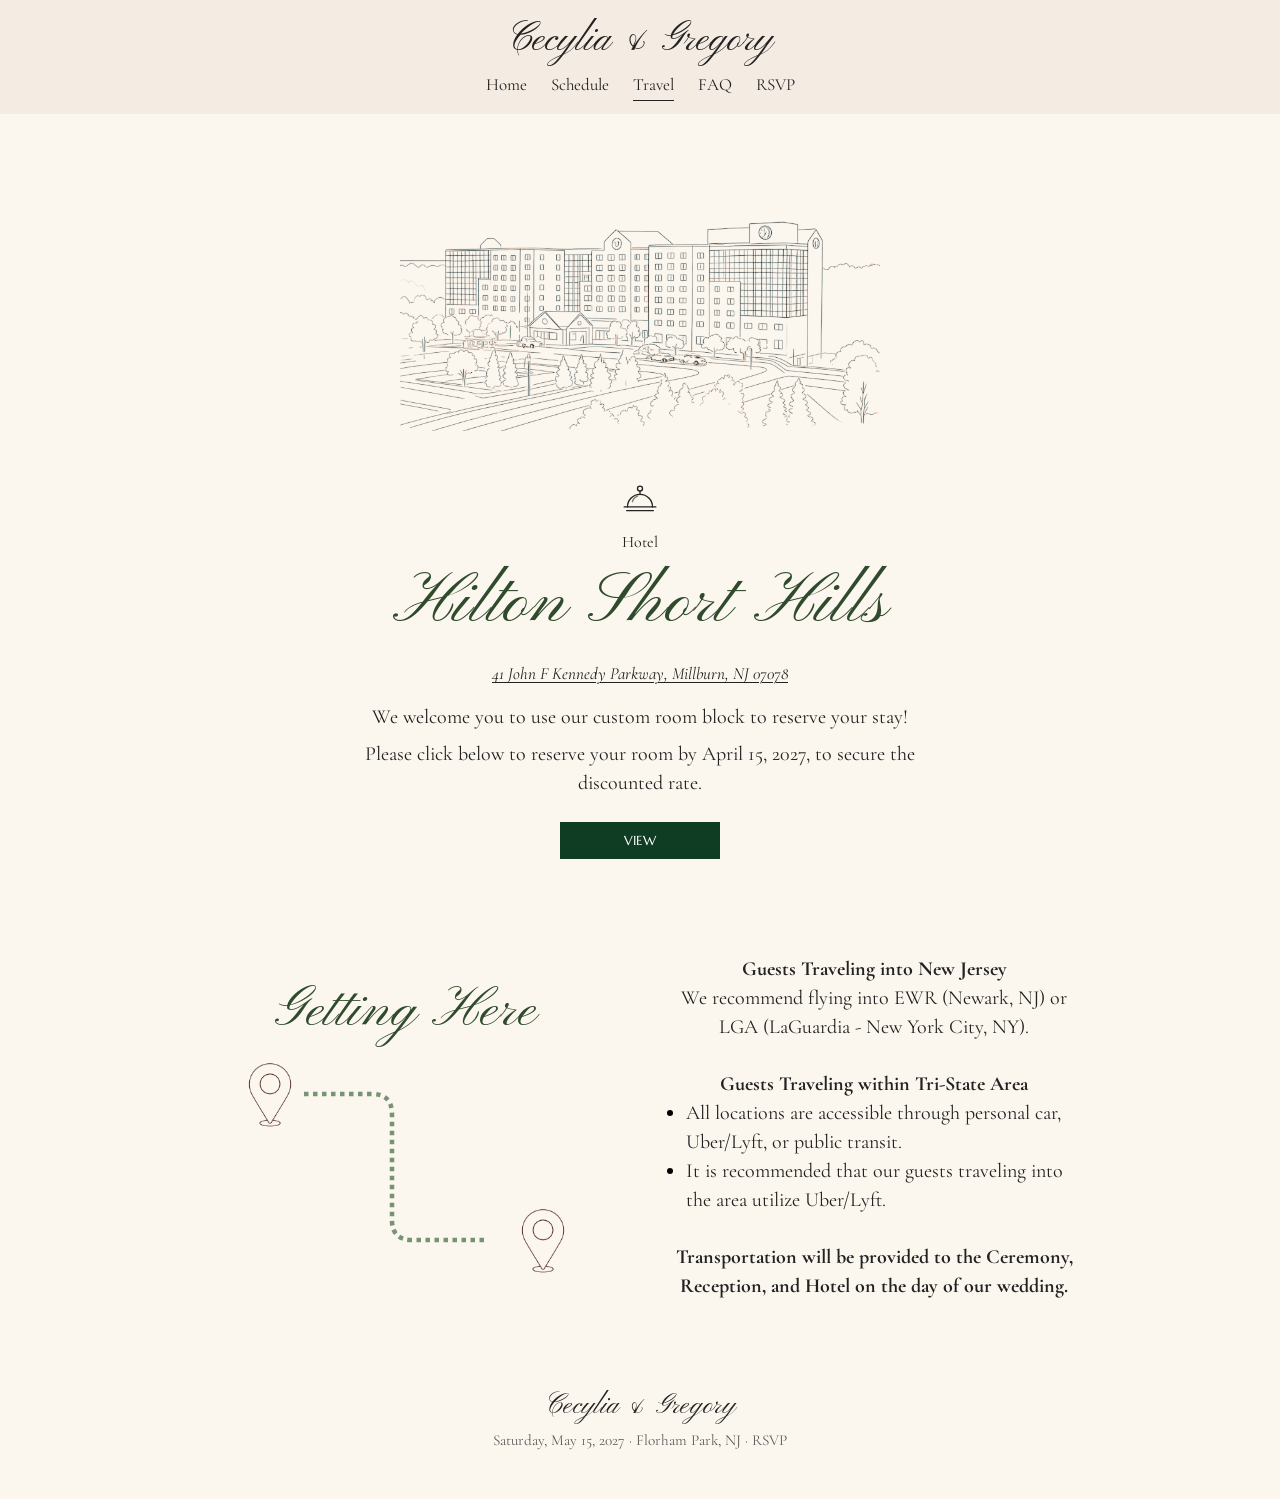
<file: wedding/travel/index.html>
<!DOCTYPE html>
<html lang="en">
  <head>
    <meta charset="UTF-8" />
    <meta name="viewport" content="width=device-width, initial-scale=1.0" />
    <title>Travel — Cecylia &amp; Gregory</title>
    <meta
      name="description"
      content="Hotel room block at the Hilton Short Hills, airports, getting around New Jersey, and wedding-day transportation for Cecylia and Gregory's wedding on May 15, 2027."
    />
    <link rel="icon" href="../favicon.svg" type="image/svg+xml" />
    <meta property="og:type" content="website" />
    <meta property="og:title" content="Travel — Cecylia &amp; Gregory" />
    <meta
      property="og:description"
      content="Room block at the Hilton Short Hills, airports, and getting around for the wedding on May 15, 2027."
    />
    <meta property="og:image" content="https://wedding.piotrjandura.com/images/hero-couple.jpg" />
    <link rel="preconnect" href="https://fonts.googleapis.com" />
    <link rel="preconnect" href="https://fonts.gstatic.com" crossorigin />
    <link
      href="https://fonts.googleapis.com/css2?family=Cormorant+Garamond:ital,wght@0,300;0,400;0,500;0,700;1,400&family=Marcellus&family=Pinyon+Script&display=swap"
      rel="stylesheet"
    />
    <link rel="stylesheet" href="../styles.css" />
    <script src="../site.js" defer></script>
  </head>
  <body>
    <header class="site-header">
      <a class="site-title" href="../">Cecylia &amp; Gregory</a>
      <nav class="site-nav" aria-label="Main">
        <a href="../">Home</a>
        <a href="../schedule/">Schedule</a>
        <a href="./" aria-current="page">Travel</a>
        <a href="../faq/">FAQ</a>
        <a href="../rsvp/">RSVP</a>
      </nav>
    </header>

    <main>
      <section class="section page-intro">
        <img
          class="lineart lineart-hotel"
          src="../images/hilton-lineart.png"
          alt="Line drawing of the Hilton Short Hills hotel"
          width="768"
          height="430"
        />
      </section>

      <section class="section hotel" aria-labelledby="hotel-title">
        <svg
          class="icon-bell"
          viewBox="0 0 48 48"
          fill="none"
          stroke="currentColor"
          stroke-width="1.6"
          stroke-linecap="round"
          stroke-linejoin="round"
          aria-hidden="true"
        >
          <path d="M9 33.5a15 15 0 0 1 30 0" />
          <path d="M5 33.5h38" />
          <path d="M8 38h32" />
          <path d="M24 18.5v-4" />
          <circle cx="24" cy="11.5" r="3" />
          <path d="M15 27a9.5 9.5 0 0 1 6-6.5" opacity="0.6" />
        </svg>
        <p class="label">Hotel</p>
        <h1 class="script echo" id="hotel-title">Hilton Short Hills</h1>
        <p class="venue-address">
          <a
            href="https://www.google.com/maps/search/?api=1&query=Hilton+Short+Hills%2C+41+John+F+Kennedy+Parkway%2C+Millburn%2C+NJ+07078"
            target="_blank"
            rel="noopener"
            >41 John F Kennedy Parkway, Millburn, NJ 07078</a
          >
        </p>
        <p class="hotel-note">We welcome you to use our custom room block to reserve your stay!</p>
        <p class="hotel-note">
          Please click below to reserve your room by April 15, 2027, to secure the discounted rate.
        </p>
        <!-- TODO(owner): replace href="#" with the Hilton room-block booking link
             (and add target="_blank" rel="noopener" so it opens in a new tab). -->
        <a class="button button-dark button-wide" href="#">View</a>
      </section>

      <section class="section split travel" aria-labelledby="travel-title">
        <div class="split-art">
          <h2 class="script script-sm echo" id="travel-title">Getting Here</h2>
          <svg
            class="route"
            viewBox="0 0 349 222"
            width="349"
            height="222"
            role="img"
            aria-label="Route between two map pins"
          >
            <image href="../images/map-pin.png" x="0" y="0" width="76" height="76" />
            <path
              d="M72 37 H140 Q160 37 160 57 V163 Q160 183 180 183 H254"
              fill="none"
              stroke="#779274"
              stroke-width="4.5"
              stroke-dasharray="4.5 4.5"
            />
            <image href="../images/map-pin.png" x="273" y="146" width="76" height="76" />
          </svg>
        </div>
        <div class="split-copy travel-copy">
          <p class="travel-heading">Guests Traveling into New Jersey</p>
          <p>We recommend flying into EWR (Newark, NJ) or LGA (LaGuardia - New York City, NY).</p>
          <p class="travel-heading">Guests Traveling within Tri-State Area</p>
          <ul>
            <li>All locations are accessible through personal car, Uber/Lyft, or public transit.</li>
            <li>It is recommended that our guests traveling into the area utilize Uber/Lyft.</li>
          </ul>
          <p class="travel-heading travel-note">
            Transportation will be provided to the Ceremony, Reception, and Hotel on the day of our
            wedding.
          </p>
        </div>
      </section>
    </main>

    <footer class="site-footer">
      <p class="script">Cecylia &amp; Gregory</p>
      <p>Saturday, May 15, 2027 · Florham Park, NJ · <a href="../rsvp/">RSVP</a></p>
    </footer>
  </body>
</html>
</file>
<file: styles.css>
:root {
  --bg: #0c0b0a;
  --bg-2: #141210;
  --ink: #f3eee6;
  --muted: #9a9288;
  --line: rgba(243, 238, 230, 0.12);
  --brass: #d4b483;
  --brass-dim: #a8895a;
  --sage: #8ea07a;
  --shadow: 0 24px 80px rgba(0, 0, 0, 0.45);
  --sans: "Outfit", system-ui, sans-serif;
  --serif: "Instrument Serif", Georgia, serif;
  --mono: "IBM Plex Mono", ui-monospace, monospace;
  --nav-height: 4.5rem;
}

*,
*::before,
*::after {
  box-sizing: border-box;
}

html {
  scroll-behavior: smooth;
  overflow-x: hidden;
}

html,
body {
  max-width: 100%;
  overflow-x: hidden;
}

body {
  margin: 0;
  min-height: 100vh;
  font-family: var(--sans);
  color: var(--ink);
  background:
    radial-gradient(1200px 700px at 80% -10%, rgba(212, 180, 131, 0.12), transparent 55%),
    radial-gradient(900px 500px at -10% 20%, rgba(142, 160, 122, 0.08), transparent 50%),
    var(--bg);
  line-height: 1.55;
  padding-top: var(--nav-height);
}

.noise {
  pointer-events: none;
  position: fixed;
  inset: 0;
  z-index: 5;
  opacity: 0.045;
  background-image: url("data:image/svg+xml,%3Csvg xmlns='http://www.w3.org/2000/svg' width='160' height='160'%3E%3Cfilter id='n'%3E%3CfeTurbulence type='fractalNoise' baseFrequency='.85' numOctaves='4' stitchTiles='stitch'/%3E%3C/filter%3E%3Crect width='160' height='160' filter='url(%23n)'/%3E%3C/svg%3E");
}

a {
  color: inherit;
  text-decoration: none;
}

img {
  max-width: 100%;
}

.nav {
  position: fixed;
  top: 0;
  left: 0;
  right: 0;
  z-index: 40;
  display: grid;
  grid-template-columns: 1fr auto 1fr;
  align-items: center;
  gap: 1rem;
  padding: 1rem 6vw;
  backdrop-filter: blur(16px);
  background: rgba(12, 11, 10, 0.72);
  border-bottom: 1px solid var(--line);
}

.mark {
  grid-column: 1;
  justify-self: start;
  z-index: 2;
  font-family: var(--serif);
  font-weight: 400;
  font-size: 1.4rem;
  letter-spacing: 0.06em;
  text-transform: none;
  min-height: 44px;
  display: inline-flex;
  align-items: center;
  color: var(--ink);
  flex-shrink: 0;
}

.nav-center {
  grid-column: 2;
  display: flex;
  align-items: center;
  gap: 1.5rem;
}

.nav-actions {
  grid-column: 3;
  justify-self: end;
  display: flex;
  align-items: center;
  gap: 0.5rem;
  flex-shrink: 0;
}

.nav-toggle {
  display: none;
  grid-column: 3;
  justify-self: end;
  width: 44px;
  height: 44px;
  padding: 0;
  border: 1px solid var(--line);
  border-radius: 999px;
  background: transparent;
  color: var(--ink);
  cursor: pointer;
  align-items: center;
  justify-content: center;
  flex-direction: column;
  gap: 6px;
}

.nav-toggle span {
  display: block;
  width: 16px;
  height: 1px;
  background: currentColor;
  transition: transform 0.25s ease, opacity 0.25s ease;
}

.nav.is-open .nav-toggle span:first-child {
  transform: translateY(3.5px) rotate(45deg);
}

.nav.is-open .nav-toggle span:last-child {
  transform: translateY(-3.5px) rotate(-45deg);
}

.nav-links {
  display: flex;
  gap: 1.4rem;
  font-size: 0.82rem;
  letter-spacing: 0.08em;
  text-transform: uppercase;
  color: var(--muted);
}

.nav-links a {
  min-height: 44px;
  display: inline-flex;
  align-items: center;
}

.nav-links a:hover,
.nav-links a[aria-current="page"],
.nav-cta:hover,
.big-link:hover {
  color: var(--brass);
}

.nav-cta-row {
  display: flex;
  align-items: center;
  gap: 0.45rem;
  flex-shrink: 0;
}

.nav-cta {
  font-family: var(--mono);
  font-size: 0.75rem;
  letter-spacing: 0.12em;
  text-transform: uppercase;
  border: 1px solid var(--line);
  padding: 0.55rem 0.9rem;
  border-radius: 999px;
  min-height: 44px;
  display: inline-flex;
  align-items: center;
  flex-shrink: 0;
}

.nav-cta-epics {
  border-color: rgba(212, 180, 131, 0.45);
  color: var(--brass);
}

main {
  padding: 0 6vw 6rem;
  max-width: 1280px;
  margin: 0 auto;
}

.hero {
  padding: 5.5rem 0 4.5rem;
  border-bottom: 1px solid var(--line);
}

.eyebrow,
.section-label,
.label {
  font-family: var(--mono);
  font-size: 0.72rem;
  letter-spacing: 0.16em;
  text-transform: uppercase;
  color: var(--brass);
}

.eyebrow {
  max-width: 100%;
}

.hero-identity {
  display: flex;
  align-items: flex-start;
  gap: clamp(1rem, 3vw, 1.75rem);
  margin: 1rem 0 1.25rem;
}

.hero-photo {
  width: clamp(5.5rem, 14vw, 8.5rem);
  height: clamp(5.5rem, 14vw, 8.5rem);
  border-radius: 50%;
  object-fit: cover;
  flex-shrink: 0;
  border: 1px solid rgba(212, 180, 131, 0.35);
  margin-top: 0.15em;
}

.hero-photo {
  width: clamp(5.5rem, 14vw, 8.5rem);
  height: clamp(5.5rem, 14vw, 8.5rem);
  border-radius: 50%;
  object-fit: cover;
  flex-shrink: 0;
  border: 1px solid rgba(212, 180, 131, 0.35);
}

.hero h1 {
  margin: 0;
  font-family: var(--serif);
  font-weight: 400;
  font-size: clamp(2.6rem, 8vw, 7rem);
  line-height: 0.94;
  letter-spacing: -0.03em;
  overflow-wrap: anywhere;
}

.hero h1 span {
  display: block;
  margin-top: 0.35em;
  font-size: clamp(1.05rem, 3.2vw, 2.9rem);
  line-height: 1.2;
  color: var(--muted);
  font-style: italic;
  max-width: 18ch;
  letter-spacing: 0;
  overflow-wrap: normal;
}

.lede {
  max-width: 42rem;
  font-size: 1.15rem;
  color: #d8d1c6;
}

.hero-meta {
  display: grid;
  grid-template-columns: repeat(3, 1fr);
  gap: 1.5rem;
  margin-top: 3.5rem;
  padding-top: 2rem;
  border-top: 1px solid var(--line);
}

.hero-meta strong,
.hero-meta em {
  display: block;
}

.hero-meta strong {
  margin-top: 0.45rem;
  font-weight: 500;
}

.hero-meta em {
  font-style: normal;
  color: var(--muted);
  font-size: 0.92rem;
}

.section {
  padding: 5rem 0 1rem;
  scroll-margin-top: 5.5rem;
}

.section h2 {
  font-family: var(--serif);
  font-weight: 400;
  font-size: clamp(1.85rem, 4vw, 3.2rem);
  line-height: 1.1;
  margin: 0.8rem 0 2rem;
  max-width: 16ch;
}

.split {
  display: grid;
  grid-template-columns: 0.9fr 1.1fr;
  gap: 3rem;
  align-items: start;
}

.split h2 {
  margin-top: 0.4rem;
}

.prose p {
  color: #d8d1c6;
  font-size: 1.08rem;
}

.timeline {
  list-style: none;
  margin: 0;
  padding: 0;
  display: grid;
  gap: 0;
}

.timeline li {
  display: grid;
  grid-template-columns: 10.5rem 1fr;
  gap: 1.5rem;
  padding: 1.6rem 0;
  border-top: 1px solid var(--line);
}

.timeline .when {
  font-family: var(--mono);
  font-size: 0.72rem;
  letter-spacing: 0.08em;
  text-transform: uppercase;
  color: var(--sage);
  padding-top: 0.35rem;
}

.plain {
  list-style: none;
  margin: 0.7rem 0 0;
  padding: 0;
}

.plain li {
  padding: 0.4rem 0;
  border-bottom: 1px solid var(--line);
  color: #d8d1c6;
}

.timeline h3,
.card h3,
.edu-grid h3 {
  margin: 0 0 0.25rem;
  font-size: 1.35rem;
  font-weight: 500;
}

.org {
  margin: 0 0 0.7rem;
  color: var(--brass-dim);
}

.timeline p:last-child,
.card p {
  margin: 0 0 0.85rem;
  color: #cfc8bd;
}

.page-hero {
  padding: 3.5rem 0 1rem;
  border-bottom: 1px solid var(--line);
}

.page-hero h1 {
  margin: 0.8rem 0 0;
  font-family: var(--serif);
  font-weight: 400;
  font-size: clamp(2.2rem, 6vw, 4.4rem);
  line-height: 1.05;
  letter-spacing: -0.03em;
  max-width: 16ch;
}

.cards {
  display: grid;
  grid-template-columns: 1.15fr 0.85fr;
  gap: 1.25rem;
}

.card-photo {
  display: block;
  width: 100%;
  aspect-ratio: 16 / 10;
  object-fit: cover;
  border-radius: 12px;
  margin: 0.9rem 0 1.1rem;
  background: var(--bg-2);
  border: 1px solid var(--line);
}

.card-photo-empty {
  display: grid;
  place-items: center;
  text-align: center;
  padding: 1.5rem;
  font-family: var(--mono);
  font-size: 0.72rem;
  letter-spacing: 0.1em;
  text-transform: uppercase;
  color: var(--muted);
}

.card {
  background: linear-gradient(180deg, rgba(243, 238, 230, 0.04), transparent);
  border: 1px solid var(--line);
  border-radius: 18px;
  padding: 1.7rem 1.6rem 1.5rem;
  box-shadow: var(--shadow);
  min-width: 0;
}

.tag {
  font-family: var(--mono);
  font-size: 0.7rem;
  letter-spacing: 0.12em;
  text-transform: uppercase;
  color: var(--sage);
}

.card a {
  color: var(--brass);
  text-decoration: underline;
  text-underline-offset: 0.18em;
}

.card-note {
  font-family: var(--serif);
  font-style: italic;
  font-size: 1.2rem;
  color: var(--ink) !important;
}

.pills {
  display: flex;
  flex-wrap: wrap;
  gap: 0.45rem;
  list-style: none;
  padding: 0;
  margin: 1rem 0 0;
}

.pills li {
  border: 1px solid var(--line);
  border-radius: 999px;
  padding: 0.3rem 0.7rem;
  font-size: 0.78rem;
  color: var(--muted);
}

.edu-grid {
  display: grid;
  grid-template-columns: 1fr 1fr;
  gap: 1.25rem;
}

.edu-grid article {
  border-top: 1px solid var(--line);
  padding-top: 1.2rem;
  min-width: 0;
}

.muted {
  color: var(--muted);
}

.skill-groups {
  display: grid;
  grid-template-columns: repeat(4, 1fr);
  gap: 1.5rem;
}

.skill-groups h3 {
  font-size: 0.92rem;
  letter-spacing: 0.08em;
  text-transform: uppercase;
  color: var(--muted);
  font-weight: 500;
}

.skill-groups ul {
  list-style: none;
  padding: 0;
  margin: 0.8rem 0 0;
}

.skill-groups li {
  padding: 0.45rem 0;
  border-bottom: 1px solid var(--line);
}

.hobbies {
  list-style: none;
  padding: 0;
  margin: 0;
  display: grid;
  grid-template-columns: repeat(4, 1fr);
  gap: 1rem;
}

.hobbies li {
  min-height: 10rem;
  padding: 1.3rem;
  border: 1px solid var(--line);
  border-radius: 16px;
  display: flex;
  flex-direction: column;
  justify-content: space-between;
  gap: 1rem;
  background: rgba(243, 238, 230, 0.03);
  min-width: 0;
}

.hobbies strong {
  font-family: var(--serif);
  font-size: 1.6rem;
  font-weight: 400;
}

.hobbies span {
  color: var(--muted);
}

.contact h2 {
  max-width: none;
}

.contact p {
  max-width: 36rem;
  font-size: 1.1rem;
  color: #d8d1c6;
}

.big-link {
  display: inline-block;
  margin-top: 1.5rem;
  font-family: var(--serif);
  font-size: clamp(1.15rem, 4vw, 2.6rem);
  border-bottom: 1px solid var(--brass);
  padding-bottom: 0.2rem;
  overflow-wrap: anywhere;
  max-width: 100%;
}

footer {
  display: flex;
  justify-content: space-between;
  gap: 1rem;
  padding: 2rem 6vw 3rem;
  color: var(--muted);
  font-size: 0.85rem;
  border-top: 1px solid var(--line);
}

footer a {
  color: inherit;
}

footer a:hover {
  color: var(--brass);
}

@media (max-width: 900px) {
  .nav {
    display: flex;
    flex-wrap: wrap;
    gap: 0.45rem 0.7rem;
    padding: 0.7rem 1.1rem;
  }

  .nav-toggle {
    display: inline-flex;
    order: 3;
  }

  .nav-actions {
    order: 2;
    margin-left: auto;
  }

  .nav-center {
    position: static;
    display: none;
    flex-basis: 100%;
    width: 100%;
    flex-direction: column;
    align-items: stretch;
    gap: 0;
    order: 4;
  }

  .nav.is-open .nav-center {
    display: flex;
  }

  .nav-cta {
    padding: 0.45rem 0.75rem;
    font-size: 0.68rem;
  }

  .nav-links {
    display: flex;
    flex-direction: column;
    gap: 0;
    width: 100%;
    padding: 0.15rem 0 0.35rem;
  }

  .nav-links a {
    width: 100%;
    min-height: 48px;
    border-top: 1px solid var(--line);
  }

  main {
    padding: 0 1.15rem 4rem;
  }

  .hero {
    padding: 2.6rem 0 2.4rem;
  }

  .page-hero {
    padding: 2.2rem 0 1rem;
  }

  .page-hero h1 {
    max-width: none;
  }

  .hero-identity {
    align-items: flex-start;
  }

  .hero-photo {
    width: 4.75rem;
    height: 4.75rem;
    margin-top: 0.2rem;
  }

  .hero h1 span {
    max-width: none;
  }

  .lede {
    font-size: 1.02rem;
  }

  .hero-meta,
  .split,
  .cards,
  .edu-grid,
  .skill-groups,
  .hobbies {
    grid-template-columns: 1fr;
  }

  .hero-meta {
    gap: 1.1rem;
    margin-top: 2rem;
    padding-top: 1.4rem;
  }

  .timeline li {
    grid-template-columns: 1fr;
    gap: 0.35rem;
    padding: 1.25rem 0;
  }

  .section {
    padding: 3.2rem 0 0.4rem;
    scroll-margin-top: 5.75rem;
  }

  .section h2,
  .split h2 {
    max-width: none;
  }

  .card,
  .hobbies li {
    padding: 1.2rem 1.1rem;
  }

  .hobbies li {
    min-height: 0;
  }

  .timeline h3,
  .card h3,
  .edu-grid h3 {
    font-size: 1.2rem;
  }

  footer {
    flex-direction: column;
    padding: 1.5rem 1.15rem 2.4rem;
  }
}

body.epics-dash {
  min-height: 100vh;
  min-height: 100dvh;
  display: flex;
  flex-direction: column;
}

.epics-dash .nav {
  display: flex;
  align-items: center;
  justify-content: flex-start;
}

.epics-nav-center {
  position: absolute;
  left: 50%;
  transform: translateX(-50%);
  display: flex;
  align-items: center;
  gap: 1.15rem;
}

.epics-soon-brand {
  font-size: 0.82rem;
  letter-spacing: 0.14em;
  text-transform: uppercase;
  color: var(--muted);
  font-family: var(--mono);
}

.epics-lang {
  min-width: 0;
}

.epics-dash main {
  flex: 1;
  width: 100%;
  max-width: none;
  margin: 0;
  padding: 1.35rem 2.4vw 2.6rem;
}

.epics-head {
  display: flex;
  align-items: baseline;
  justify-content: space-between;
  gap: 1.25rem 2rem;
  margin: 0.15rem 0 1rem;
}

.epics-dash h1 {
  margin: 0.15rem 0 0;
  font-family: var(--serif);
  font-size: clamp(2.1rem, 4.6vw, 3.2rem);
  font-weight: 400;
  line-height: 0.95;
}

.epics-dash .lede {
  margin: 0;
  max-width: none;
  text-align: right;
  font-size: 0.95rem;
}

.epics-toolbar {
  display: flex;
  flex-wrap: wrap;
  align-items: flex-end;
  column-gap: 1.65rem;
  row-gap: 0.85rem;
  padding: 0.7rem 0 0.85rem;
  margin-bottom: 1.15rem;
  border-top: 1px solid var(--line);
  border-bottom: 1px solid var(--line);
}

.epics-group {
  display: flex;
  flex-direction: column;
  gap: 0.28rem;
  min-width: 0;
}

.epics-group-chart {
  flex: 1 1 28rem;
}

.epics-panel {
  border-top: 1px solid var(--line);
  padding: 0.95rem 0 0;
  min-width: 0;
}

.epics-chart-card {
  margin-bottom: 1.35rem;
  padding-top: 0.85rem;
}

.epics-switch,
.epics-inline,
.epics-field-row {
  display: flex;
  flex-wrap: wrap;
  align-items: center;
}

.epics-switch {
  gap: 0.1rem;
}

.epics-inline {
  gap: 0.85rem 1.15rem;
}

.epics-field {
  display: flex;
  flex-direction: column;
  gap: 0.18rem;
  font-size: 0.68rem;
  letter-spacing: 0.1em;
  text-transform: uppercase;
  color: var(--muted);
  font-family: var(--mono);
}

.epics-select,
.epics-chip {
  font-family: var(--mono);
  font-size: 0.78rem;
  letter-spacing: 0.04em;
  color: var(--ink);
  background: transparent;
  border: 0;
  border-radius: 0;
  min-height: 2rem;
}

.epics-select {
  width: auto;
  max-width: 100%;
  padding: 0.15rem 1.15rem 0.2rem 0;
  border-bottom: 1px solid var(--line);
  appearance: none;
  background-image: url("data:image/svg+xml,%3Csvg xmlns='http://www.w3.org/2000/svg' width='10' height='6'%3E%3Cpath fill='none' stroke='%239a9288' stroke-width='1.2' d='M1 1l4 4 4-4'/%3E%3C/svg%3E");
  background-repeat: no-repeat;
  background-position: right 0.05rem center;
  cursor: pointer;
}

.epics-select-fit {
  field-sizing: content;
}

.epics-date {
  min-width: 9.5rem;
  color-scheme: dark;
}

.epics-chip {
  padding: 0.12rem 0.35rem;
  cursor: pointer;
  color: var(--muted);
}

.epics-chip.is-on {
  color: var(--brass);
  box-shadow: inset 0 -1px 0 var(--brass);
}

.epics-badge {
  font-family: var(--mono);
  font-size: 0.68rem;
  letter-spacing: 0.1em;
  color: var(--brass);
  flex-shrink: 0;
}

.epics-meta {
  margin: 0;
  font-family: var(--mono);
  font-size: 0.68rem;
  letter-spacing: 0.1em;
  text-transform: uppercase;
  color: var(--muted);
  white-space: nowrap;
}

.epics-layout {
  display: grid;
  grid-template-columns: minmax(0, 1fr) minmax(0, 1fr) minmax(0, 1.55fr);
  gap: 1.5rem 2rem;
  align-items: start;
}

.epics-card-top {
  display: flex;
  justify-content: space-between;
  gap: 1rem;
  align-items: baseline;
}

.epics-chart {
  position: relative;
  height: min(48vh, 30rem);
  min-height: 20rem;
  margin-top: 0.45rem;
}

.epics-stat {
  display: flex;
  justify-content: space-between;
  gap: 1rem;
  align-items: baseline;
  margin-top: 0.45rem;
  padding-top: 0.45rem;
  border-top: 1px solid var(--line);
  font-size: 0.88rem;
  color: var(--muted);
}

.epics-stat strong,
.epics-extras strong {
  font-family: var(--serif);
  font-size: clamp(1.3rem, 2vw, 1.7rem);
  font-weight: 400;
  color: var(--ink);
  letter-spacing: -0.03em;
}

.epics-stat em {
  font-style: normal;
  font-family: var(--mono);
  font-size: 0.68rem;
  letter-spacing: 0.1em;
  text-transform: uppercase;
}

.epics-extras {
  display: grid;
  grid-template-columns: 1fr 1fr;
  gap: 0.85rem 1.25rem;
  margin-top: 0.55rem;
}

.epics-extras > div {
  display: flex;
  flex-direction: column;
  gap: 0.15rem;
  font-size: 0.82rem;
  color: var(--muted);
}

.epics-sensors {
  display: grid;
  grid-template-columns: repeat(3, minmax(0, 1fr));
  gap: 0 1.5rem;
  margin-top: 0.35rem;
}

.epics-sensors article {
  min-width: 0;
}

.epics-dash footer {
  max-width: none;
  width: 100%;
  padding-left: 2.4vw;
  padding-right: 2.4vw;
}

@media (max-width: 1100px) {
  .epics-layout,
  .epics-sensors {
    grid-template-columns: 1fr 1fr;
  }

  .epics-sensors-panel {
    grid-column: 1 / -1;
  }

  .epics-head {
    flex-direction: column;
    align-items: flex-start;
    gap: 0.4rem;
  }

  .epics-dash .lede {
    text-align: left;
  }
}

@media (max-width: 900px) {
  .epics-layout,
  .epics-extras,
  .epics-sensors {
    grid-template-columns: 1fr;
  }

  .epics-chart {
    height: 17rem;
    min-height: 15rem;
  }
}

body.balance-page {
  min-height: 100vh;
  min-height: 100dvh;
  display: flex;
  flex-direction: column;
}

.balance-page .nav {
  display: grid;
  grid-template-columns: minmax(0, 1fr) auto minmax(0, 1fr);
  align-items: center;
  flex-wrap: nowrap;
  padding-left: clamp(1.25rem, 2.5vw, 2.5rem);
  padding-right: clamp(1.25rem, 2.5vw, 2.5rem);
}

.balance-page .mark {
  justify-self: start;
}

.balance-page .epics-soon-brand {
  justify-self: center;
}

.balance-page .nav-cta {
  justify-self: end;
}

.balance-page main {
  flex: 1;
  display: flex;
  align-items: flex-start;
  justify-content: center;
  width: 100%;
  max-width: none;
  margin: 0;
  padding: 2.25rem clamp(1.25rem, 2.5vw, 2.5rem) 4rem;
  text-align: center;
}

.balance-lockup {
  display: flex;
  flex-direction: column;
  align-items: center;
  width: 100%;
  max-width: none;
}


.swear-jar {
  position: relative;
  display: flex;
  flex-direction: column;
  align-items: center;
  width: min(17rem, 86vw);
  margin: 1.35rem 0 3.25rem;
}

.swear-jar-glow {
  position: absolute;
  left: 50%;
  top: 42%;
  width: 14rem;
  height: 14rem;
  transform: translate(-50%, -40%);
  background: radial-gradient(
    circle,
    rgba(212, 180, 131, 0.28),
    rgba(142, 160, 122, 0.08) 42%,
    transparent 70%
  );
  pointer-events: none;
  z-index: 0;
}

.swear-jar-lid,
.swear-jar-threads,
.swear-jar-glass {
  position: relative;
  z-index: 1;
}

.swear-jar-lid {
  display: flex;
  flex-direction: column;
  align-items: center;
  width: 8.4rem;
}

.swear-jar-knob {
  width: 1.85rem;
  height: 0.42rem;
  border-radius: 999px;
  background: linear-gradient(180deg, #f4e0b3, #b8894c);
  box-shadow:
    inset 0 1px 0 rgba(255, 255, 255, 0.5),
    0 2px 0 #6a4e24;
}

.swear-jar-lid-top {
  width: 8.4rem;
  height: 0.72rem;
  margin-top: 0.12rem;
  border-radius: 8px 8px 3px 3px;
  background: linear-gradient(180deg, #f3ddb0 0%, #d4b483 42%, #9a7340 100%);
  box-shadow:
    inset 0 1px 0 rgba(255, 255, 255, 0.45),
    inset 0 -1px 0 rgba(80, 50, 10, 0.35);
}

.swear-jar-lid-band {
  width: 8.15rem;
  height: 0.55rem;
  border-radius: 0;
  background: repeating-linear-gradient(
    90deg,
    #c9a56a 0 6px,
    #ead4a0 6px 8px,
    #a67c3e 8px 14px
  );
  box-shadow:
    inset 0 2px 0 rgba(255, 255, 255, 0.18),
    0 3px 6px rgba(0, 0, 0, 0.22);
}

.swear-jar-lid-band-2 {
  border-radius: 0 0 6px 6px;
  opacity: 0.92;
  filter: brightness(0.92);
}

.swear-jar-slot {
  width: 3.15rem;
  height: 0.22rem;
  margin-bottom: 0.18rem;
  border-radius: 2px;
  background: linear-gradient(180deg, #1a140c, #3a2a14);
  box-shadow: inset 0 1px 1px rgba(0, 0, 0, 0.8), 0 1px 0 rgba(255, 220, 160, 0.25);
}

.swear-jar-lid-ring {
  width: 8.35rem;
  height: 0.28rem;
  background: linear-gradient(180deg, #e6c98a, #8d6b38);
  box-shadow: inset 0 1px 0 rgba(255, 255, 255, 0.3);
}

.swear-jar-lip {
  position: absolute;
  top: 0;
  left: 18%;
  right: 18%;
  height: 0.55rem;
  border-radius: 0 0 40% 40%;
  background: linear-gradient(180deg, rgba(243, 238, 230, 0.2), transparent);
  pointer-events: none;
  z-index: 3;
}

.swear-jar-seam {
  position: absolute;
  top: 8%;
  bottom: 10%;
  left: 50%;
  width: 1px;
  background: linear-gradient(
    180deg,
    transparent,
    rgba(243, 238, 230, 0.16),
    transparent
  );
  pointer-events: none;
}

.swear-jar-specks {
  position: absolute;
  inset: 12% 16% 38%;
  background-image:
    radial-gradient(circle at 20% 30%, rgba(243, 238, 230, 0.22) 0 1px, transparent 1.5px),
    radial-gradient(circle at 70% 18%, rgba(243, 238, 230, 0.16) 0 1px, transparent 1.5px),
    radial-gradient(circle at 40% 60%, rgba(212, 180, 131, 0.35) 0 1.2px, transparent 1.8px),
    radial-gradient(circle at 82% 48%, rgba(243, 238, 230, 0.14) 0 1px, transparent 1.5px);
  pointer-events: none;
}

.swear-jar-shine-lip {
  top: 2%;
  left: 28%;
  width: 38%;
  height: 0.7rem;
  border-radius: 50%;
  opacity: 0.45;
  animation: none;
}

.swear-jar-threads {
  width: 5.35rem;
  height: 1.05rem;
  margin-top: -1px;
  background:
    repeating-linear-gradient(
      180deg,
      rgba(243, 238, 230, 0.22) 0 3px,
      rgba(243, 238, 230, 0.04) 3px 6px
    ),
    linear-gradient(90deg, rgba(20, 16, 12, 0.45), rgba(243, 238, 230, 0.16), rgba(20, 16, 12, 0.45));
  border: 1px solid rgba(243, 238, 230, 0.18);
  border-bottom: 0;
  box-shadow: inset 8px 0 10px rgba(0, 0, 0, 0.2);
}

.swear-jar-glass {
  position: relative;
  width: 13.75rem;
  height: 19.5rem;
  overflow: hidden;
  border: 1px solid rgba(243, 238, 230, 0.28);
  border-top-color: rgba(243, 238, 230, 0.12);
  border-radius: 18% 18% 46% 46% / 10% 10% 28% 28%;
  background:
    linear-gradient(180deg, rgba(243, 238, 230, 0.14), rgba(243, 238, 230, 0.02) 28%, transparent 46%),
    linear-gradient(90deg, rgba(0, 0, 0, 0.22), transparent 18%, transparent 82%, rgba(0, 0, 0, 0.3)),
    radial-gradient(120% 70% at 50% 110%, rgba(212, 180, 131, 0.2), transparent 55%);
  box-shadow:
    inset 16px 8px 22px rgba(255, 255, 255, 0.07),
    inset -22px 0 32px rgba(0, 0, 0, 0.42),
    0 30px 50px rgba(0, 0, 0, 0.38);
}

.swear-jar-glass::after {
  content: "";
  position: absolute;
  inset: 0;
  z-index: 2;
  pointer-events: none;
  background:
    linear-gradient(180deg, rgba(243, 238, 230, 0.1), transparent 32%),
    linear-gradient(90deg, rgba(255, 255, 255, 0.08), transparent 18%, transparent 82%, rgba(0, 0, 0, 0.12));
}

.swear-jar-loot {
  position: absolute;
  z-index: 1;
  left: 5%;
  width: 90%;
  bottom: 3%;
  height: 36%;
  object-fit: contain;
  object-position: 50% 100%;
  pointer-events: none;
  filter: saturate(1.06) contrast(1.04);
}

.swear-jar-fill,
.swear-jar-specks,
.swear-jar-bills,
.swear-jar-coins {
  display: none;
}

.swear-jar-bills {
  position: absolute;
  inset: auto 14% 16% 14%;
  height: 4.2rem;
}

.swear-jar-bills span {
  position: absolute;
  height: 1.55rem;
  border-radius: 3px;
  background:
    repeating-linear-gradient(
      90deg,
      rgba(46, 84, 52, 0.15) 0 6px,
      transparent 6px 12px
    ),
    linear-gradient(180deg, #8ea07a, #5f7352);
  box-shadow: 0 4px 8px rgba(0, 0, 0, 0.28);
}

.swear-jar-bills span:nth-child(1) {
  width: 4.8rem;
  left: 8%;
  bottom: 0.2rem;
  transform: rotate(-18deg);
}

.swear-jar-bills span:nth-child(2) {
  width: 5.4rem;
  left: 28%;
  bottom: 1.05rem;
  transform: rotate(8deg);
  background: linear-gradient(180deg, #a8b992, #6d8260);
}

.swear-jar-bills span:nth-child(3) {
  width: 4.2rem;
  right: 6%;
  bottom: 0.15rem;
  transform: rotate(16deg);
}

.swear-jar-bills span:nth-child(4) {
  width: 3.6rem;
  left: 18%;
  bottom: 1.85rem;
  height: 1.2rem;
  transform: rotate(-8deg);
  opacity: 0.9;
}

.swear-jar-coins span:nth-child(13) { width: 1.7rem; left: 10%; bottom: 16%; transform: rotate(14deg); }
.swear-jar-coins span:nth-child(14) { width: 2.05rem; left: 52%; bottom: 12%; transform: rotate(-16deg); }
.swear-jar-coins span:nth-child(15) { width: 1.6rem; left: 80%; bottom: 14%; transform: rotate(8deg); }
.swear-jar-coins span:nth-child(16) { width: 2.25rem; left: 36%; bottom: 8%; transform: rotate(10deg); }

.swear-jar-coins span::after {
  content: "";
  position: absolute;
  inset: 18% 22%;
  border-radius: 50%;
  border: 1px solid rgba(90, 60, 20, 0.28);
  box-shadow: inset 0 0 0 1px rgba(255, 230, 170, 0.18);
}

.swear-jar-coins {
  position: absolute;
  inset: auto 7% 1% 7%;
  height: 38%;
}

.swear-jar-coins span {
  position: absolute;
  height: 0.78rem;
  border-radius: 50%;
  background: radial-gradient(circle at 35% 30%, #f7e4b8, #d4b483 42%, #7a5624 78%, #c9a56a 100%);
  box-shadow:
    inset 0 1px 0 rgba(255, 255, 255, 0.45),
    inset 0 -2px 2px rgba(0, 0, 0, 0.35),
    0 3px 0 rgba(70, 45, 12, 0.45);
}

.swear-jar-coins span:nth-child(1) { width: 2.55rem; left: 6%; bottom: 22%; transform: rotate(-18deg); }
.swear-jar-coins span:nth-child(2) { width: 2.2rem; left: 24%; bottom: 10%; transform: rotate(12deg); }
.swear-jar-coins span:nth-child(3) { width: 2.8rem; left: 42%; bottom: 18%; transform: rotate(-8deg); }
.swear-jar-coins span:nth-child(4) { width: 2.05rem; left: 64%; bottom: 8%; transform: rotate(20deg); }
.swear-jar-coins span:nth-child(5) { width: 2.35rem; left: 14%; bottom: 34%; transform: rotate(6deg); }
.swear-jar-coins span:nth-child(6) { width: 1.9rem; left: 56%; bottom: 32%; transform: rotate(-22deg); }
.swear-jar-coins span:nth-child(7) { width: 2.15rem; left: 34%; bottom: 28%; transform: rotate(16deg); }
.swear-jar-coins span:nth-child(8) { width: 1.75rem; left: 76%; bottom: 24%; transform: rotate(-10deg); }
.swear-jar-coins span:nth-child(9) { width: 2.4rem; left: 4%; bottom: 6%; transform: rotate(8deg); }
.swear-jar-coins span:nth-child(10) { width: 2.6rem; left: 70%; bottom: 2%; transform: rotate(-14deg); }
.swear-jar-coins span:nth-child(11) { width: 1.85rem; left: 48%; bottom: 4%; transform: rotate(24deg); }
.swear-jar-coins span:nth-child(12) { width: 2rem; left: 28%; bottom: 1%; transform: rotate(-6deg); }

.swear-jar .balance-amount {
  position: absolute;
  z-index: 6;
  top: 14%;
  left: 8%;
  right: 8%;
  margin: 0;
  font-family: var(--serif);
  font-size: clamp(2rem, 9vw, 2.85rem);
  font-weight: 400;
  line-height: 1;
  letter-spacing: -0.03em;
  color: var(--ink);
  text-shadow:
    0 1px 0 rgba(255, 255, 255, 0.18),
    0 14px 28px rgba(0, 0, 0, 0.55);
}

.swear-jar-sticker {
  position: absolute;
  z-index: 6;
  left: 50%;
  top: 36%;
  margin: 0;
  padding: 0.32rem 0.82rem 0.28rem;
  background: linear-gradient(180deg, #f7f1e6, #e8dcc8);
  color: #2c2418;
  font-family: var(--serif);
  font-style: italic;
  font-size: 1.02rem;
  letter-spacing: 0.01em;
  transform: translateX(-50%) rotate(-5deg);
  box-shadow:
    0 10px 18px rgba(0, 0, 0, 0.28),
    inset 0 1px 0 rgba(255, 255, 255, 0.7);
  clip-path: polygon(3% 8%, 97% 0, 100% 92%, 6% 100%);
}

.swear-jar-sticker::before {
  content: "";
  position: absolute;
  right: 0.45rem;
  top: -0.28rem;
  width: 1.15rem;
  height: 0.42rem;
  background: rgba(232, 214, 170, 0.85);
  transform: rotate(18deg);
  box-shadow: 0 2px 4px rgba(0, 0, 0, 0.2);
}

.swear-jar-shine {
  position: absolute;
  z-index: 3;
  top: 7%;
  left: 13%;
  width: 1.35rem;
  height: 42%;
  border-radius: 999px;
  background: linear-gradient(
    180deg,
    rgba(255, 255, 255, 0.38),
    rgba(255, 255, 255, 0.05) 70%,
    transparent
  );
  pointer-events: none;
  animation: swear-glint 5.5s ease-in-out infinite;
}

.swear-jar-shine-edge {
  left: auto;
  right: 16%;
  top: 18%;
  width: 0.55rem;
  height: 38%;
  opacity: 0.35;
}

.swear-jar-ground {
  width: 11rem;
  height: 1.1rem;
  margin-top: -0.15rem;
  border-radius: 50%;
  background: radial-gradient(ellipse at center, rgba(0, 0, 0, 0.45), transparent 70%);
}

@keyframes swear-glint {
  0%, 70% { opacity: 0.85; }
  78% { opacity: 1; }
  100% { opacity: 0.85; }
}

.balance-updated {
  margin: 0.35rem 0 0;
  font-family: var(--mono);
  font-size: 0.72rem;
  letter-spacing: 0.12em;
  text-transform: uppercase;
  color: var(--muted);
}

.jar-refresh-row {
  display: flex;
  align-items: center;
  justify-content: center;
  gap: 0.75rem 1rem;
  flex-wrap: wrap;
  margin: 0.35rem 0 0;
}

.jar-refresh-row .balance-updated {
  margin: 0;
}

.ledger-refresh {
  border: 1px solid var(--line);
  background: transparent;
  color: var(--brass);
  font-family: var(--mono);
  font-size: 0.68rem;
  letter-spacing: 0.1em;
  text-transform: uppercase;
  padding: 0.4rem 0.7rem;
  border-radius: 999px;
  cursor: pointer;
}

.ledger-refresh:hover:not(:disabled) {
  border-color: var(--brass);
}

.ledger-refresh:disabled {
  opacity: 0.6;
  cursor: wait;
}

.balance-page .mark.jar-mark {
  width: 2.35rem;
  min-height: 2.35rem;
  padding: 0;
  border-radius: 0.55rem;
  overflow: hidden;
  border: 1px solid transparent;
  background: transparent;
}

.balance-page .jar-mark:hover img {
  opacity: 0.75;
}

.last-curse {
  margin: 1.1rem auto 0;
  max-width: 26rem;
  font-family: var(--serif);
  font-size: 1.35rem;
  font-style: italic;
  line-height: 1.25;
  color: var(--brass);
}

.jar-streaks {
  display: grid;
  grid-template-columns: repeat(2, minmax(0, 1fr));
  gap: 1rem;
  width: 100%;
  margin: 0 0 1.5rem;
  text-align: left;
}

.jar-streaks div {
  padding: 0.85rem 0.95rem 0.9rem;
  border: 1px solid var(--line);
  border-radius: 0.75rem;
  background: rgba(20, 18, 16, 0.55);
}

.jar-streaks span {
  display: block;
  font-family: var(--mono);
  font-size: 0.68rem;
  letter-spacing: 0.12em;
  text-transform: uppercase;
  color: var(--muted);
}

.jar-streaks strong {
  display: block;
  margin-top: 0.35rem;
  font-family: var(--serif);
  font-size: 1.2rem;
  font-weight: 400;
}

.fines-head {
  display: flex;
  align-items: baseline;
  justify-content: space-between;
  gap: 0.75rem 1.25rem;
  width: 100%;
  margin: 2.4rem 0 0.85rem;
  flex-wrap: wrap;
}

.fines-head .balance-list-title {
  margin: 0;
}

.shame-cert {
  border: 1px solid var(--line);
  background: transparent;
  color: var(--brass);
  font-family: var(--mono);
  font-size: 0.68rem;
  letter-spacing: 0.1em;
  text-transform: uppercase;
  padding: 0.45rem 0.7rem;
  border-radius: 999px;
  cursor: pointer;
}

.shame-cert:hover {
  border-color: var(--brass);
}

.shame-save {
  position: fixed;
  inset: 0;
  z-index: 80;
  display: none;
  flex-direction: column;
  align-items: center;
  justify-content: center;
  gap: 0.85rem;
  padding: 1.5rem;
  background: rgba(8, 7, 6, 0.92);
}

.shame-save.is-open {
  display: flex;
}

.shame-save img {
  max-width: min(100%, 22rem);
  max-height: 70vh;
  border: 1px solid var(--line);
  background: #0c0b0a;
}

.shame-save p {
  margin: 0;
  color: var(--muted);
  font-family: var(--mono);
  font-size: 0.72rem;
  letter-spacing: 0.06em;
  text-transform: uppercase;
  text-align: center;
}

.shame-save-close {
  border: 1px solid var(--line);
  background: transparent;
  color: var(--brass);
  font-family: var(--mono);
  font-size: 0.68rem;
  letter-spacing: 0.1em;
  text-transform: uppercase;
  padding: 0.45rem 0.9rem;
  border-radius: 999px;
}

.balance-page footer {
  justify-content: center;
  text-align: center;
  gap: 0.35rem 1.5rem;
  padding-left: clamp(1.25rem, 2.5vw, 2.5rem);
  padding-right: clamp(1.25rem, 2.5vw, 2.5rem);
}

.balance-stats {
  display: grid;
  grid-template-columns: repeat(3, minmax(0, 1fr));
  gap: 1rem;
  width: 100%;
  padding: 1.15rem 0 1.5rem;
  border-top: 1px solid var(--line);
  border-bottom: 1px solid var(--line);
}

.balance-list,
.balance-empty {
  width: 100%;
}

.balance-stats span {
  display: block;
  font-family: var(--mono);
  font-size: 0.68rem;
  letter-spacing: 0.12em;
  text-transform: uppercase;
  color: var(--muted);
}

.balance-stats strong {
  display: block;
  margin-top: 0.35rem;
  font-family: var(--serif);
  font-size: 1.35rem;
  font-weight: 400;
}

.leaderboards {
  display: grid;
  grid-template-columns: repeat(3, minmax(0, 1fr));
  gap: 1rem;
  width: 100%;
  margin: 2rem 0 0.4rem;
  text-align: left;
}

.leaderboards article {
  padding: 1rem 0.95rem 0.85rem;
  border: 1px solid var(--line);
  border-radius: 16px;
  background: rgba(243, 238, 230, 0.03);
}

.leaderboards h2 {
  margin: 0 0 0.75rem;
  font-size: 0.72rem;
  font-weight: 500;
  letter-spacing: 0.14em;
  text-transform: uppercase;
  color: var(--brass);
}

.leaderboards ol {
  list-style: none;
  margin: 0;
  padding: 0;
}

.leaderboards li {
  display: grid;
  grid-template-columns: 1.2rem 1fr auto;
  gap: 0.45rem;
  align-items: baseline;
  padding: 0.42rem 0;
  border-top: 1px solid var(--line);
  font-size: 0.92rem;
}

.leaderboards li:first-child {
  border-top: 0;
}

.board-rank {
  font-family: var(--mono);
  font-size: 0.68rem;
  color: var(--muted);
}

.leaderboards strong {
  font-weight: 500;
}

.leaderboards em {
  font-style: normal;
  font-family: var(--mono);
  font-size: 0.68rem;
  color: var(--sage);
}

.board-empty {
  grid-template-columns: 1fr;
  color: var(--muted);
  font-size: 0.85rem;
}

.balance-list-title {
  margin: 2.4rem 0 0.85rem;
  font-size: 0.82rem;
  font-weight: 500;
  letter-spacing: 0.14em;
  text-transform: uppercase;
  color: var(--muted);
}

.balance-empty {
  margin: 0;
  color: var(--muted);
}

.balance-list {
  list-style: none;
  margin: 0;
  padding: 0;
}

.balance-row {
  display: grid;
  grid-template-columns: 1fr auto auto;
  gap: 0.75rem 1rem;
  align-items: center;
  padding: 1.05rem 0;
  border-bottom: 1px solid var(--line);
  text-align: left;
}

.balance-who {
  display: flex;
  flex-direction: column;
  gap: 0.2rem;
  min-width: 0;
}

.balance-who strong {
  font-weight: 500;
}

.balance-who span {
  font-size: 0.82rem;
  line-height: 1.4;
  color: var(--muted);
}

.balance-dir {
  font-family: var(--mono);
  font-size: 0.68rem;
  letter-spacing: 0.12em;
  text-transform: uppercase;
  color: var(--muted);
}

.balance-amt {
  font-family: var(--mono);
  font-size: 0.92rem;
  text-align: right;
  white-space: nowrap;
}

.balance-amt.is-in {
  color: var(--sage);
}

.balance-amt.is-out {
  color: var(--muted);
}

.notes-board {
  width: 100%;
  margin-top: 2.6rem;
  padding: 1.2rem 1rem 1.4rem;
  border: 1px solid rgba(212, 180, 131, 0.18);
  border-radius: 18px;
  background:
    radial-gradient(circle at 20% 10%, rgba(90, 64, 36, 0.35), transparent 40%),
    repeating-linear-gradient(
      135deg,
      #2a2218 0 12px,
      #241c16 12px 24px
    );
  text-align: left;
}

.notes-head {
  display: flex;
  align-items: center;
  justify-content: space-between;
  gap: 0.75rem;
}

.notes-board .balance-list-title {
  margin: 0;
  color: #ead9b4;
}

.notes-add {
  font-family: var(--mono);
  font-size: 0.68rem;
  letter-spacing: 0.12em;
  text-transform: uppercase;
  color: #2c2418;
  background: #f3e2a8;
  border: 0;
  min-height: 36px;
  padding: 0.35rem 0.7rem;
  box-shadow: 0 6px 0 #c4a24e;
  cursor: pointer;
}

.notes-add:hover {
  transform: translateY(1px);
  box-shadow: 0 5px 0 #c4a24e;
}

.notes-hint {
  margin: 0.45rem 0 1rem;
  font-size: 0.78rem;
  color: rgba(243, 238, 230, 0.55);
}

.sticky-wall {
  display: grid;
  grid-template-columns: repeat(auto-fill, minmax(10.4rem, 1fr));
  gap: 1.15rem 1rem;
}

.sticky {
  position: relative;
  min-height: 10.8rem;
  padding: 1.15rem 0.85rem 1.2rem;
  transform: rotate(var(--tilt, -1.5deg));
  box-shadow:
    0 14px 22px rgba(0, 0, 0, 0.32),
    inset 0 1px 0 rgba(255, 255, 255, 0.45);
}

.sticky::before {
  content: "";
  position: absolute;
  top: -0.35rem;
  left: 50%;
  width: 2.4rem;
  height: 0.55rem;
  transform: translateX(-50%) rotate(-4deg);
  background: rgba(255, 248, 220, 0.55);
  box-shadow: 0 2px 4px rgba(0, 0, 0, 0.12);
}

.sticky-butter { background: linear-gradient(180deg, #fff4b0, #f3d56b); }
.sticky-pink { background: linear-gradient(180deg, #ffd4de, #f4a8b8); }
.sticky-mint { background: linear-gradient(180deg, #d8f3c9, #b4d89a); }
.sticky-sky { background: linear-gradient(180deg, #d5ebff, #a9cfee); }

.sticky-body {
  min-height: 7.4rem;
  font-family: "Caveat", "Instrument Serif", cursive;
  font-size: 1.28rem;
  line-height: 1.25;
  color: #2a2218;
  outline: none;
  overflow-wrap: anywhere;
  -webkit-user-select: text;
  user-select: text;
}

.sticky-x {
  position: absolute;
  top: 0.2rem;
  right: 0.3rem;
  width: 1.5rem;
  height: 1.5rem;
  border: 0;
  background: transparent;
  color: rgba(42, 34, 24, 0.45);
  font-size: 1.15rem;
  cursor: pointer;
  line-height: 1;
}

.sticky-x:hover {
  color: #2a2218;
}

@media (max-width: 640px) {
  .swear-jar-glass {
    width: 12.1rem;
    height: 17.2rem;
  }

  .swear-jar-lid,
  .swear-jar-lid-top {
    width: 7.4rem;
  }

  .swear-jar-lid-band {
    width: 7.15rem;
  }

  .balance-stats {
    gap: 0.65rem;
  }

  .balance-stats strong {
    font-size: 1.1rem;
  }

  .balance-row {
    grid-template-columns: 1fr auto;
  }

  .balance-dir {
    display: none;
  }

  .balance-page .nav-cta {
    font-size: 0.62rem;
    padding: 0.45rem 0.7rem;
  }

  .leaderboards {
    grid-template-columns: 1fr;
  }

  .sticky-wall {
    grid-template-columns: 1fr 1fr;
  }
}

.vault-lockup {
  max-width: 40rem;
}

.vault-title {
  margin: 0.2rem 0 0.7rem;
  font-family: var(--serif);
  font-size: clamp(2.1rem, 6vw, 3.4rem);
  font-weight: 400;
  line-height: 1.05;
}

.vault-lede {
  margin: 0 0 1.6rem;
}

.vault-card {
  width: 100%;
  display: grid;
  gap: 0.75rem;
  padding: 1.15rem 1.1rem 1.2rem;
  border: 1px solid var(--line);
  background: var(--bg-2);
  text-align: left;
}

.vault-label {
  margin: 0;
  font-family: var(--mono);
  font-size: 0.68rem;
  letter-spacing: 0.12em;
  text-transform: uppercase;
  color: var(--brass);
}

.vault-card input {
  width: 100%;
  border: 1px solid var(--line);
  background: #0c0b0a;
  color: var(--ink);
  font-family: var(--mono);
  font-size: 1rem;
  padding: 0.7rem 0.75rem;
}

.vault-card .nav-cta {
  justify-content: center;
  cursor: pointer;
  background: transparent;
  color: inherit;
}

.vault-status {
  min-height: 1.2rem;
  margin: 0;
  color: var(--muted);
  font-family: var(--mono);
  font-size: 0.72rem;
}

.vault-test {
  color: var(--brass);
  text-decoration: underline;
  text-underline-offset: 0.2em;
  overflow-wrap: anywhere;
}

.vault-test[hidden] {
  display: none;
}

.vault-desk {
  width: 100%;
  display: grid;
  gap: 1.25rem;
}

.vault-desk[hidden],
#vault-login[hidden] {
  display: none;
}

.vault-stats {
  margin: 0;
}

.vault-stats .is-up {
  color: var(--sage);
}

.vault-stats .is-down {
  color: #d08a7c;
}

.vault-chart-wrap {
  position: relative;
  border: 1px solid var(--line);
  background: #10100e;
  padding: 0.6rem;
}

.vault-chart {
  display: block;
  width: 100%;
  height: 12rem;
}

.vault-empty {
  position: absolute;
  inset: 0;
  display: grid;
  place-items: center;
  margin: 0;
  padding: 1rem;
  color: var(--muted);
  font-family: var(--mono);
  font-size: 0.72rem;
  letter-spacing: 0.06em;
  text-transform: uppercase;
  text-align: center;
}

.vault-empty[hidden] {
  display: none;
}

.vault-meta-row {
  display: flex;
  align-items: center;
  justify-content: space-between;
  gap: 0.75rem;
  flex-wrap: wrap;
}

.vault-meta-row .vault-status {
  flex: 1 1 12rem;
}

.vault-positions {
  list-style: none;
  margin: 0;
  padding: 0;
  display: grid;
  gap: 0.5rem;
}

.vault-positions li {
  display: grid;
  grid-template-columns: minmax(0, 1fr) auto;
  align-items: center;
  gap: 0.2rem 1rem;
  padding: 0.75rem 0.85rem;
  border: 1px solid var(--line);
  background: var(--bg-2);
  font-family: var(--mono);
  font-size: 0.78rem;
}

.vault-positions strong {
  color: var(--brass);
  letter-spacing: 0.06em;
}

.vault-positions span {
  grid-column: 1;
  color: var(--muted);
  white-space: pre-line;
  overflow-wrap: break-word;
}

.vault-positions em {
  grid-column: 2;
  grid-row: 1 / span 2;
  font-style: normal;
  color: var(--ink);
  white-space: nowrap;
}

.vault-connect.is-secondary {
  background: transparent;
}

.vault-actions {
  display: flex;
  align-items: center;
  gap: 0.5rem;
  flex-wrap: wrap;
}

.vault-debug {
  margin: 0;
  max-height: 22rem;
  overflow: auto;
  padding: 0.75rem;
  border: 1px solid var(--line);
  background: #0c0b0a;
  color: var(--muted);
  font-family: var(--mono);
  font-size: 0.68rem;
  line-height: 1.45;
  white-space: pre-wrap;
  overflow-wrap: anywhere;
  -webkit-user-select: text;
  user-select: text;
}

.vault-debug[hidden] {
  display: none;
}

.vault-connect.is-secondary .nav-cta {
  font-size: 0.62rem;
  min-height: 36px;
  justify-self: start;
}

.vault-log {
  list-style: none;
  margin: 0;
  padding: 0;
  display: grid;
  gap: 0.45rem;
  font-family: var(--mono);
  font-size: 0.82rem;
  color: var(--muted);
}

.vault-page #vault-logout {
  justify-self: start;
}

@media (max-width: 640px) {
  .vault-positions li {
    grid-template-columns: minmax(0, 1fr) auto;
  }
}

@media (prefers-reduced-motion: reduce) {
  html {
    scroll-behavior: auto;
  }

  .swear-jar-shine {
    animation: none;
  }
}
</file>
<file: wedding/styles.css>
:root {
  --cream: #fbf7ee;
  --band: #f4ebe3;
  --card: #efebe4;
  --ink: #222222;
  --muted: #5b5b5b;
  --rule: #4a4a4a;
  --green: #2f4a2c;
  --green-mid: #6f946c;
  --green-dark: #0f3d24;
  --dots: #779274;
  --olive: #3a421b;
  --alert: #b0332a;
  --script: "Pinyon Script", "Parfumerie Script", "Snell Roundhand", cursive;
  --serif: "Cormorant Garamond", Cormorant, Garamond, "Times New Roman", serif;
  --display: "Marcellus", "Cormorant Garamond", Georgia, serif;
  --page: 1024px;
  --gutter: 60px;
}

*,
*::before,
*::after {
  box-sizing: border-box;
}

html {
  scroll-behavior: smooth;
}

html,
body {
  max-width: 100%;
  overflow-x: hidden;
}

body {
  margin: 0;
  background: var(--cream);
  color: var(--ink);
  font-family: var(--serif);
  font-size: 1.25rem;
  line-height: 1.45;
  -webkit-font-smoothing: antialiased;
}

img {
  display: block;
  max-width: 100%;
  height: auto;
}

p {
  margin: 0;
}

a {
  color: inherit;
}

.visually-hidden {
  position: absolute !important;
  width: 1px;
  height: 1px;
  padding: 0;
  margin: -1px;
  overflow: hidden;
  clip: rect(0, 0, 0, 0);
  white-space: nowrap;
  border: 0;
}

/* Type ------------------------------------------------------------------ */

.script {
  font-family: var(--script);
  font-weight: 400;
  font-size: clamp(2.5rem, 7vw, 4.5rem);
  line-height: 1.28;
  color: var(--green);
  margin: 0;
  letter-spacing: 0.01em;
}

/* Headings were Parfumerie Script in the original design; Pinyon Script is
   wider, so these are sized down to keep a similar footprint. */
.script-sm {
  font-size: clamp(2.25rem, 5.5vw, 3.5rem);
}

.script-md {
  font-size: clamp(2rem, 4.5vw, 2.75rem);
}

.script-ink {
  color: var(--ink);
}

.echo {
  text-shadow: none;
}

.inline-link,
.text-link {
  text-decoration: underline;
  text-decoration-thickness: 1px;
  text-underline-offset: 0.15em;
}

.text-link {
  font-size: 0.95rem;
}

.label {
  font-size: 1rem;
}

.venue-name {
  font-weight: 700;
}

.venue-address a {
  font-style: italic;
  text-decoration: underline;
  text-decoration-thickness: 1px;
  text-underline-offset: 0.15em;
}

.venue-address a:hover {
  text-decoration-thickness: 1.5px;
}

.olive {
  color: var(--olive);
}

/* Header ---------------------------------------------------------------- */

.site-header {
  background: var(--band);
  text-align: center;
  padding: 1rem var(--gutter) 0.85rem;
}

.site-title {
  display: inline-block;
  font-family: var(--script);
  font-weight: 400;
  font-size: clamp(2rem, 4vw, 2.5rem);
  line-height: 1.2;
  color: var(--ink);
  text-decoration: none;
}

.site-nav {
  display: flex;
  flex-wrap: wrap;
  justify-content: center;
  gap: 0.25rem 1.5rem;
  margin-top: 0.5rem;
}

.site-nav a {
  font-size: 1.0625rem;
  line-height: 1.3;
  text-decoration: none;
  padding: 0.15rem 0 0.2rem;
  border-bottom: 1.5px solid transparent;
  transition: border-color 0.2s ease;
}

.site-nav a:hover {
  border-bottom-color: rgba(34, 34, 34, 0.4);
}

.site-nav a[aria-current="page"] {
  border-bottom-color: var(--ink);
}

/* Layout ---------------------------------------------------------------- */

.section {
  max-width: var(--page);
  margin: 0 auto;
  padding: 3rem var(--gutter);
}

.centered {
  text-align: center;
}

.bleed img {
  width: 100%;
  aspect-ratio: 16 / 9;
  object-fit: cover;
}

.site-footer {
  text-align: center;
  padding: 2.5rem var(--gutter) 3rem;
  font-size: 0.95rem;
  color: var(--muted);
}

.site-footer .script {
  font-size: 1.75rem;
  color: var(--ink);
  margin-bottom: 0.25rem;
}

.site-footer a {
  text-decoration: none;
}

.site-footer a:hover {
  text-decoration: underline;
}

/* Buttons --------------------------------------------------------------- */

.button {
  display: inline-flex;
  align-items: center;
  justify-content: center;
  min-width: 139px;
  height: 37px;
  padding: 0 1.25rem;
  font-family: var(--display);
  font-size: 0.8125rem;
  line-height: 1;
  text-transform: uppercase;
  letter-spacing: 0.02em;
  text-decoration: none;
  border: 1.5px solid var(--ink);
  background: transparent;
  color: var(--ink);
  cursor: pointer;
  transition:
    background-color 0.2s ease,
    border-color 0.2s ease,
    color 0.2s ease;
}

.button:focus-visible {
  outline: 2px solid var(--green-dark);
  outline-offset: 2px;
}

.button-solid {
  background: var(--ink);
  color: var(--cream);
}

.button-solid:hover {
  background: #000;
  border-color: #000;
}

.button-outline:hover {
  background: var(--ink);
  color: var(--cream);
}

.button-sage {
  background: var(--green-mid);
  border-color: var(--green-mid);
  color: #fff;
}

.button-sage:hover {
  background: #5f8260;
  border-color: #5f8260;
}

.button-dark {
  background: var(--green-dark);
  border-color: var(--green-dark);
  color: #fff;
}

.button-dark:hover {
  background: #0a2c1a;
  border-color: #0a2c1a;
}

.button-wide {
  min-width: 160px;
}

.button:disabled,
.button[aria-disabled="true"] {
  opacity: 0.6;
  cursor: default;
}

/* Home: split hero + carousel -------------------------------------------- */

.hero-split {
  display: block;
  width: 100%;
  height: min(86vh, 920px);
}

.hero-main {
  position: relative;
  width: 100%;
  height: 100%;
  overflow: hidden;
}

.carousel-track {
  position: absolute;
  top: 0;
  left: 0;
  display: flex;
  height: 100%;
  width: 800%;
  animation: carousel-marquee 18s linear infinite;
}

.carousel-track img {
  flex: 0 0 12.5%;
  width: 12.5%;
  height: 100%;
  object-fit: cover;
}

.carousel-track img:nth-child(4n + 1) {
  object-position: 50% 28%;
}

.carousel-track img:nth-child(4n + 2) {
  object-position: 28% 40%;
}

.carousel-track img:nth-child(4n + 3) {
  object-position: 45% 72%;
}

.carousel-track img:nth-child(4n + 4) {
  object-position: 50% 70%;
}

@keyframes carousel-marquee {
  from {
    transform: translateX(0);
  }
  to {
    transform: translateX(-50%);
  }
}

.monogram {
  position: absolute;
  left: 50%;
  top: 52%;
  z-index: 2;
  width: 12.5em;
  height: 12.5em;
  font-size: clamp(11px, 1.7vw, 20px);
  transform: translate(-50%, -50%);
  color: #fff;
  pointer-events: none;
  text-shadow: 0 1px 10px rgba(0, 0, 0, 0.22);
}

.monogram span {
  position: absolute;
  font-family: var(--serif);
  font-weight: 300;
  font-size: 9em;
  line-height: 1;
}

.mono-c {
  left: 0;
  top: 0;
}

.mono-g {
  right: 0;
  bottom: 0;
}

.monogram .mono-amp {
  left: 50%;
  top: 50%;
  transform: translate(-50%, -50%);
  font-family: var(--script);
  font-weight: 400;
  font-size: 3.75em;
}

/* Home: names, place, date, countdown ------------------------------------ */

.home-intro {
  text-align: center;
  padding-top: 3.5rem;
}

.couple-names {
  display: grid;
  gap: 0.1rem;
  margin: 0;
  font-weight: 400;
}

.couple-names .name {
  font-size: clamp(2.5rem, 6vw, 3.5rem);
}

.couple-names .and {
  font-size: 1rem;
}

.when-where {
  display: grid;
  grid-template-columns: 1fr 1fr;
  gap: 1rem;
  max-width: 640px;
  margin: 4rem auto 0;
}

.when-where .script {
  margin-bottom: 0.1rem;
}

.when-where .label {
  font-size: 1rem;
}

.countdown {
  display: flex;
  flex-wrap: wrap;
  justify-content: center;
  gap: 0.35rem 2rem;
  margin: 2.4rem auto 0;
  font-size: clamp(1.15rem, 2.3vw, 1.45rem);
  letter-spacing: 0.06em;
  line-height: 1.6;
  color: var(--ink);
  min-height: 1.6em;
}

.countdown span {
  white-space: nowrap;
}

.countdown b {
  font-weight: 600;
  letter-spacing: 0.04em;
  padding-right: 0.28em;
}

.home-intro .button {
  margin-top: 2.75rem;
  min-width: 210px;
  height: 50px;
  font-size: 0.95rem;
  letter-spacing: 0.22em;
  padding: 0 2.1rem;
}

/* Home: welcome ---------------------------------------------------------- */

.welcome {
  display: grid;
  grid-template-columns: minmax(0, 1fr) auto;
  align-items: center;
  gap: 2rem;
}

.welcome-photos {
  display: flex;
  align-items: flex-start;
  gap: 18px;
  width: 604px;
  max-width: 100%;
}

.welcome-kiss {
  flex: 292 1 0;
  min-width: 0;
  aspect-ratio: 292 / 405;
  object-fit: cover;
}

.welcome-hands {
  flex: 294 1 0;
  min-width: 0;
  aspect-ratio: 294 / 238;
  object-fit: cover;
}

/* Page intros with line art --------------------------------------------- */

.page-intro {
  text-align: center;
  padding-bottom: 1rem;
}

.page-intro .lineart {
  margin: 0 auto 2rem;
}

.lineart {
  margin: 0 auto;
}

.lineart-cathedral {
  width: 200px;
}

.lineart-hotel {
  width: 480px;
}

.intro-copy {
  max-width: 560px;
  margin: 0 auto;
}

/* Schedule: timeline ----------------------------------------------------- */

.schedule {
  padding-top: 1rem;
}

.schedule > .script {
  text-align: center;
  margin-bottom: 2.5rem;
}

.timeline {
  list-style: none;
  margin: 0;
  padding: 0;
  display: grid;
  gap: 3.5rem;
}

.timeline-row {
  display: grid;
  grid-template-columns: minmax(0, 1fr) minmax(0, 1.35fr);
  align-items: center;
}

.timeline-when {
  text-align: center;
  padding-right: 2rem;
}

.event-name {
  font-family: var(--serif);
  font-weight: 700;
  font-size: 2rem;
  line-height: 1.2;
  letter-spacing: 0.01em;
  margin: 0 0 0.75rem;
}

.event-time {
  font-size: 1.125rem;
}

.timeline-details {
  text-align: center;
  border-left: 1px solid var(--rule);
  padding: 0.5rem 1rem 0.5rem 2rem;
}

.timeline-details p + p {
  margin-top: 1.2em;
}

.timeline-details .venue-name + .venue-address {
  margin-top: 0.1em;
}

.timeline-actions {
  display: grid;
  justify-content: center;
  justify-items: center;
  gap: 0.6rem;
  margin-top: 1.5rem;
}

.timeline-actions .button {
  min-width: 210px;
}

.timeline-actions .text-link {
  font-size: 0.9rem;
}

/* Schedule: attire ------------------------------------------------------- */

.attire {
  text-align: center;
}

.attire .script {
  margin-bottom: 0.5rem;
}

.attire-copy {
  max-width: 560px;
  margin: 0 auto 2rem;
}

.attire-boards {
  display: flex;
  justify-content: center;
  gap: 55px;
}

.attire-boards img {
  width: 232px;
  max-width: 45%;
  aspect-ratio: 232 / 412;
  object-fit: cover;
}

/* Travel: hotel ---------------------------------------------------------- */

.hotel {
  text-align: center;
  padding-top: 0;
}

.icon-bell {
  display: block;
  width: 40px;
  height: 40px;
  margin: 0 auto 0.75rem;
}

.hotel .label {
  margin-bottom: 0.25rem;
}

.hotel .script {
  margin-bottom: 0.75rem;
}

.hotel .venue-address {
  font-size: 1.0625rem;
}

.hotel-note {
  max-width: 620px;
  margin: 1rem auto 0;
}

.hotel-note + .hotel-note {
  margin-top: 0.5rem;
}

.hotel .button {
  margin-top: 1.5rem;
}

/* Travel: two-column guidance ------------------------------------------- */

.split {
  display: grid;
  grid-template-columns: 1fr 1fr;
  align-items: center;
  gap: 2rem;
}

.split-art {
  text-align: center;
}

.split-art .script {
  margin-bottom: 0.5rem;
}

.split-copy {
  text-align: center;
  max-width: 440px;
  margin: 0 auto;
}

.route {
  display: block;
  width: 349px;
  max-width: 100%;
  height: auto;
  margin: 0.5rem auto 0;
}

.travel-copy {
  max-width: 420px;
}

.travel-heading {
  font-weight: 700;
}

.travel-copy p + .travel-heading,
.travel-copy ul + .travel-heading {
  margin-top: 1.4em;
}

.travel-copy ul {
  display: inline-block;
  text-align: left;
  margin: 0;
  padding-left: 1.1em;
}

.travel-copy li::marker {
  color: #000;
}

/* FAQ ------------------------------------------------------------------- */

.faq {
  display: grid;
  justify-items: center;
  align-content: center;
  text-align: center;
}

.faq .script {
  margin-bottom: 2rem;
}

.faq-list {
  width: min(100%, 693px);
  margin: 0;
  text-align: left;
  font-family: var(--display);
}

.faq-row {
  display: grid;
  grid-template-columns: 215px 1fr;
  gap: 1rem;
  padding: 1.4rem 0 2rem;
  border-bottom: 1px solid var(--ink);
}

.faq-row:last-child {
  border-bottom: 0;
}

.faq-row dt {
  font-size: 1.1875rem;
  line-height: 1.3;
}

.faq-row dd {
  margin: 0.25rem 0 0;
  font-size: 0.8125rem;
  line-height: 1.5;
}

/* Contact --------------------------------------------------------------- */

.contact {
  display: grid;
  grid-template-columns: 1fr 454px;
  align-items: center;
  gap: 2rem;
}

.contact-copy {
  font-family: var(--display);
  font-size: 0.8125rem;
  line-height: 1.4;
  padding-left: 24px;
}

.contact-title {
  color: var(--ink);
  margin-bottom: 1.25rem;
}

.contact-card {
  display: grid;
  grid-template-columns: 148px 1fr;
  gap: 0 1rem;
  margin-bottom: 2.75rem;
}

.contact-how {
  overflow-wrap: anywhere;
}

.contact-email {
  margin-top: 0.9rem;
}

.contact-email a {
  text-decoration: none;
}

.contact-email a:hover {
  text-decoration: underline;
}

.contact-actions {
  display: flex;
  flex-wrap: wrap;
  gap: 25px;
  margin-top: 1rem;
}

.contact-photo {
  width: 100%;
  aspect-ratio: 454 / 388;
  object-fit: cover;
}

/* RSVP ------------------------------------------------------------------ */

.rsvp-page {
  max-width: 880px;
  min-height: 60vh;
}

.rsvp-card {
  background: var(--card);
  border-radius: 18px;
  padding: 2.5rem 2rem 2.25rem;
  text-align: center;
}

.rsvp-card-copy {
  max-width: 640px;
  margin: 0 auto 1.25rem;
}

.rsvp-input {
  display: block;
  width: min(100%, 440px);
  height: 46px;
  margin: 0 auto;
  padding: 0 0.9rem;
  font: inherit;
  font-size: 1.0625rem;
  color: var(--ink);
  background: #fff;
  border: 1px solid #c9c4bb;
  border-radius: 4px;
}

.rsvp-input:focus {
  outline: 2px solid var(--green-dark);
  outline-offset: 1px;
}

.hint {
  width: min(100%, 440px);
  margin: 0.4rem auto 1.5rem;
  font-family: var(--display);
  font-size: 0.7rem;
  color: var(--muted);
  text-align: left;
}

.rsvp-results {
  margin-top: 3rem;
}

.rsvp-results-title {
  margin-bottom: 0.75rem;
}

.result-list {
  list-style: none;
  margin: 0;
  padding: 0;
  border-top: 1px solid var(--rule);
}

.result-row {
  display: flex;
  align-items: center;
  justify-content: space-between;
  gap: 1rem;
  padding: 1rem 0;
  border-bottom: 1px solid var(--rule);
}

.result-name {
  font-size: 1.1rem;
}

.result-with {
  display: block;
  font-size: 0.9rem;
  color: var(--muted);
}

.rsvp-empty {
  margin-top: 1rem;
}

.rsvp-event,
.rsvp-summary {
  text-align: center;
}

.rsvp-step {
  font-size: 1rem;
  margin-bottom: 1.25rem;
}

.rsvp-back {
  display: inline-block;
  margin-bottom: 1rem;
  font-size: 0.95rem;
  color: var(--green-dark);
  text-decoration: none;
  background: none;
  border: 0;
  padding: 0;
  font-family: inherit;
  cursor: pointer;
}

.rsvp-back:hover {
  text-decoration: underline;
}

.link-button {
  background: none;
  border: 0;
  padding: 0;
  font: inherit;
  font-size: 0.95rem;
  color: var(--muted);
  text-decoration: underline;
  text-decoration-thickness: 1px;
  text-underline-offset: 0.15em;
  cursor: pointer;
}

.link-button:hover {
  color: var(--ink);
}

.rsvp-event .script,
.summary-event .script {
  margin-bottom: 0.75rem;
}

.event-when {
  margin-bottom: 0.75rem;
}

.event-desc {
  max-width: 680px;
  margin: 0.75rem auto 0;
}

.guest-rows {
  margin-top: 1.75rem;
  border-top: 1px solid var(--rule);
  text-align: left;
}

.guest-row {
  display: flex;
  flex-wrap: wrap;
  align-items: center;
  justify-content: space-between;
  gap: 0.75rem 1.5rem;
  padding: 1rem 0;
  border-bottom: 1px solid var(--rule);
}

.guest-name {
  font-size: 1.05rem;
}

.req {
  color: var(--alert);
  margin-left: 0.2em;
}

.choices {
  display: flex;
  flex-wrap: wrap;
  gap: 0.5rem 1.25rem;
}

.choices label {
  display: inline-flex;
  align-items: center;
  gap: 0.45rem;
  font-size: 1rem;
  cursor: pointer;
}

.choices input {
  width: 20px;
  height: 20px;
  margin: 0;
  accent-color: var(--ink);
}

.form-error {
  color: var(--alert);
  font-size: 0.95rem;
  margin-top: 1rem;
}

.rsvp-actions {
  display: flex;
  flex-direction: column;
  align-items: center;
  gap: 1rem;
  margin-top: 1.75rem;
}

.rsvp-status {
  font-size: 1rem;
  margin-top: 0.75rem;
  min-height: 1.5em;
}

.rsvp-notice {
  max-width: 640px;
  margin: 1.25rem auto 0;
  padding: 0.9rem 1.2rem;
  font-size: 0.95rem;
  background: var(--card);
  border-radius: 10px;
}

.summary-event {
  margin-top: 3rem;
}

.summary-rows {
  list-style: none;
  margin: 1.5rem 0 0;
  padding: 0;
  border-top: 1px solid var(--rule);
  text-align: left;
}

.summary-rows li {
  display: flex;
  align-items: center;
  justify-content: space-between;
  gap: 1rem;
  padding: 1rem 0;
  border-bottom: 1px solid var(--rule);
}

.status {
  display: inline-flex;
  align-items: center;
  gap: 0.5rem;
  white-space: nowrap;
}

.status svg {
  width: 22px;
  height: 22px;
  flex: none;
}

.status-yes svg {
  color: #2f7a3a;
}

.status-no svg {
  color: #8a8a8a;
}

/* Responsive ------------------------------------------------------------ */

@media (max-width: 899px) {
  :root {
    --gutter: 1.25rem;
  }

  body {
    font-size: 1.125rem;
  }

  .site-header {
    padding: 0.85rem 1rem 0.7rem;
  }

  .site-nav {
    gap: 0.2rem 1.1rem;
  }

  .hero-split {
    height: min(78vh, 680px);
  }

  .monogram {
    left: 50%;
    top: 52%;
    font-size: clamp(12px, 3.6vw, 18px);
  }

  .split,
  .contact,
  .welcome {
    grid-template-columns: minmax(0, 1fr);
    gap: 2rem;
  }

  .split > *,
  .contact > *,
  .welcome > * {
    min-width: 0;
  }

  .welcome .script {
    justify-self: center;
    text-align: center;
  }

  .welcome-photos {
    margin: 0 auto;
  }

  .lineart-hotel {
    width: min(100%, 420px);
  }

  .split-copy {
    max-width: 480px;
  }

  .timeline-row {
    grid-template-columns: minmax(0, 1fr);
  }

  .timeline-when {
    padding-right: 0;
    margin-bottom: 1.25rem;
  }

  .timeline-details {
    border-left: 0;
    border-top: 1px solid var(--rule);
    padding: 1.5rem 0 0;
  }

  .when-where {
    margin-top: 2.5rem;
  }

  .contact-copy {
    padding-left: 0;
  }

  .contact-photo {
    max-width: 454px;
    margin: 0 auto;
  }
}

@media (max-width: 640px) {
  .section {
    padding: 2.25rem var(--gutter);
  }

  .site-title {
    font-size: 1.75rem;
  }

  .site-nav a {
    font-size: 0.95rem;
  }

  .hero-split {
    height: min(70vh, 560px);
  }

  .home-intro {
    padding-top: 2.25rem;
  }

  .when-where {
    gap: 0.5rem;
    margin-top: 2rem;
  }

  .countdown {
    font-size: 1.05rem;
    gap: 0.3rem 1.35rem;
    letter-spacing: 0.05em;
  }

  .home-intro .button {
    width: min(100%, 240px);
    height: 48px;
    letter-spacing: 0.18em;
  }

  .timeline-actions .button,
  .hotel .button {
    width: min(100%, 240px);
  }

  .bleed img {
    aspect-ratio: 4 / 3;
  }

  .welcome-photos {
    gap: 10px;
  }

  .attire-boards {
    gap: 1rem;
  }

  .faq-row {
    grid-template-columns: 1fr;
    gap: 0.35rem;
    padding: 1.1rem 0 1.4rem;
  }

  .faq-row dd {
    font-size: 0.875rem;
  }

  .contact-card {
    grid-template-columns: 1fr;
    gap: 0.35rem;
    margin-bottom: 2rem;
  }

  .contact-copy {
    font-size: 0.9375rem;
  }

  .contact-actions .button {
    width: 100%;
  }

  .rsvp-card {
    padding: 2rem 1.25rem 1.75rem;
  }

  .result-row {
    flex-direction: column;
    align-items: stretch;
    text-align: left;
  }

  .guest-row {
    flex-direction: column;
    align-items: flex-start;
  }

  .summary-rows li {
    flex-wrap: wrap;
  }
}

@media (prefers-reduced-motion: reduce) {
  .carousel-track {
    animation: none;
    width: 100%;
  }

  .carousel-track img {
    flex-basis: 100%;
    width: 100%;
  }

  .carousel-track img:not(:first-child) {
    display: none;
  }
}
</file>
